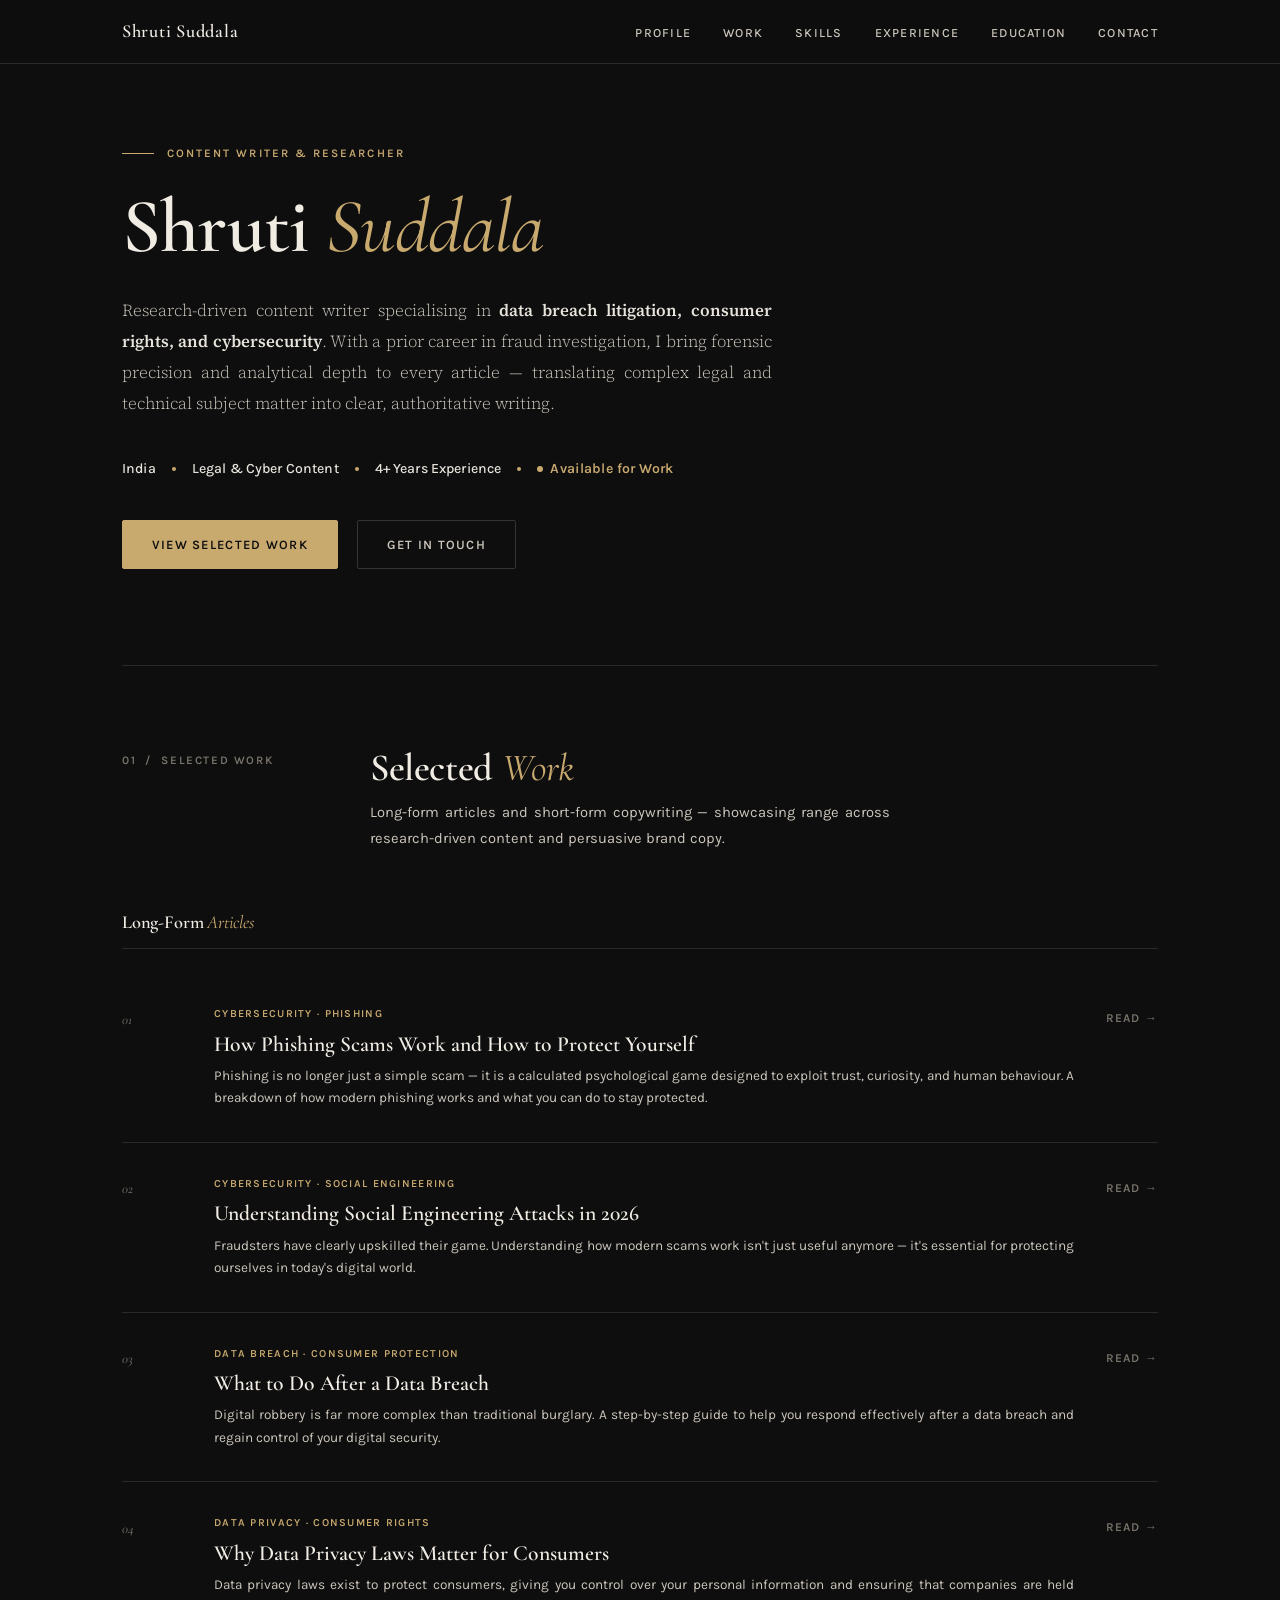
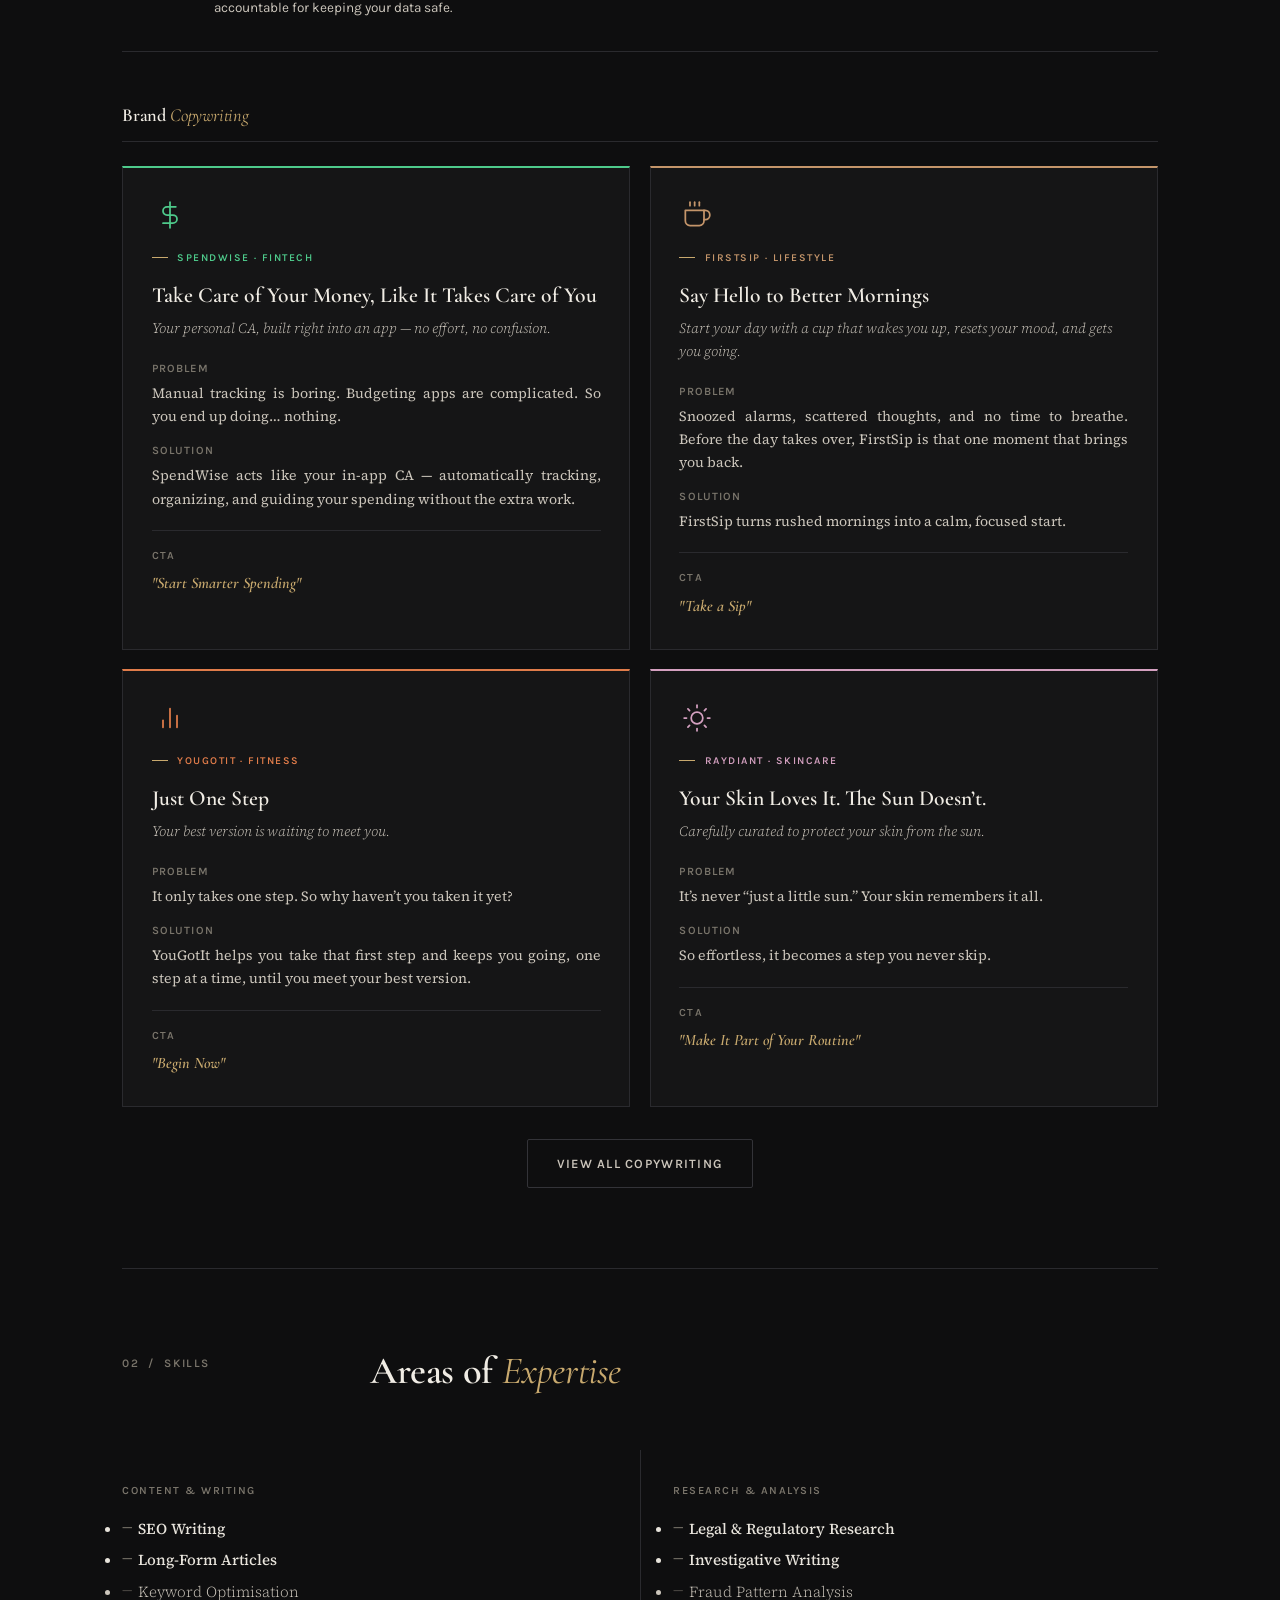
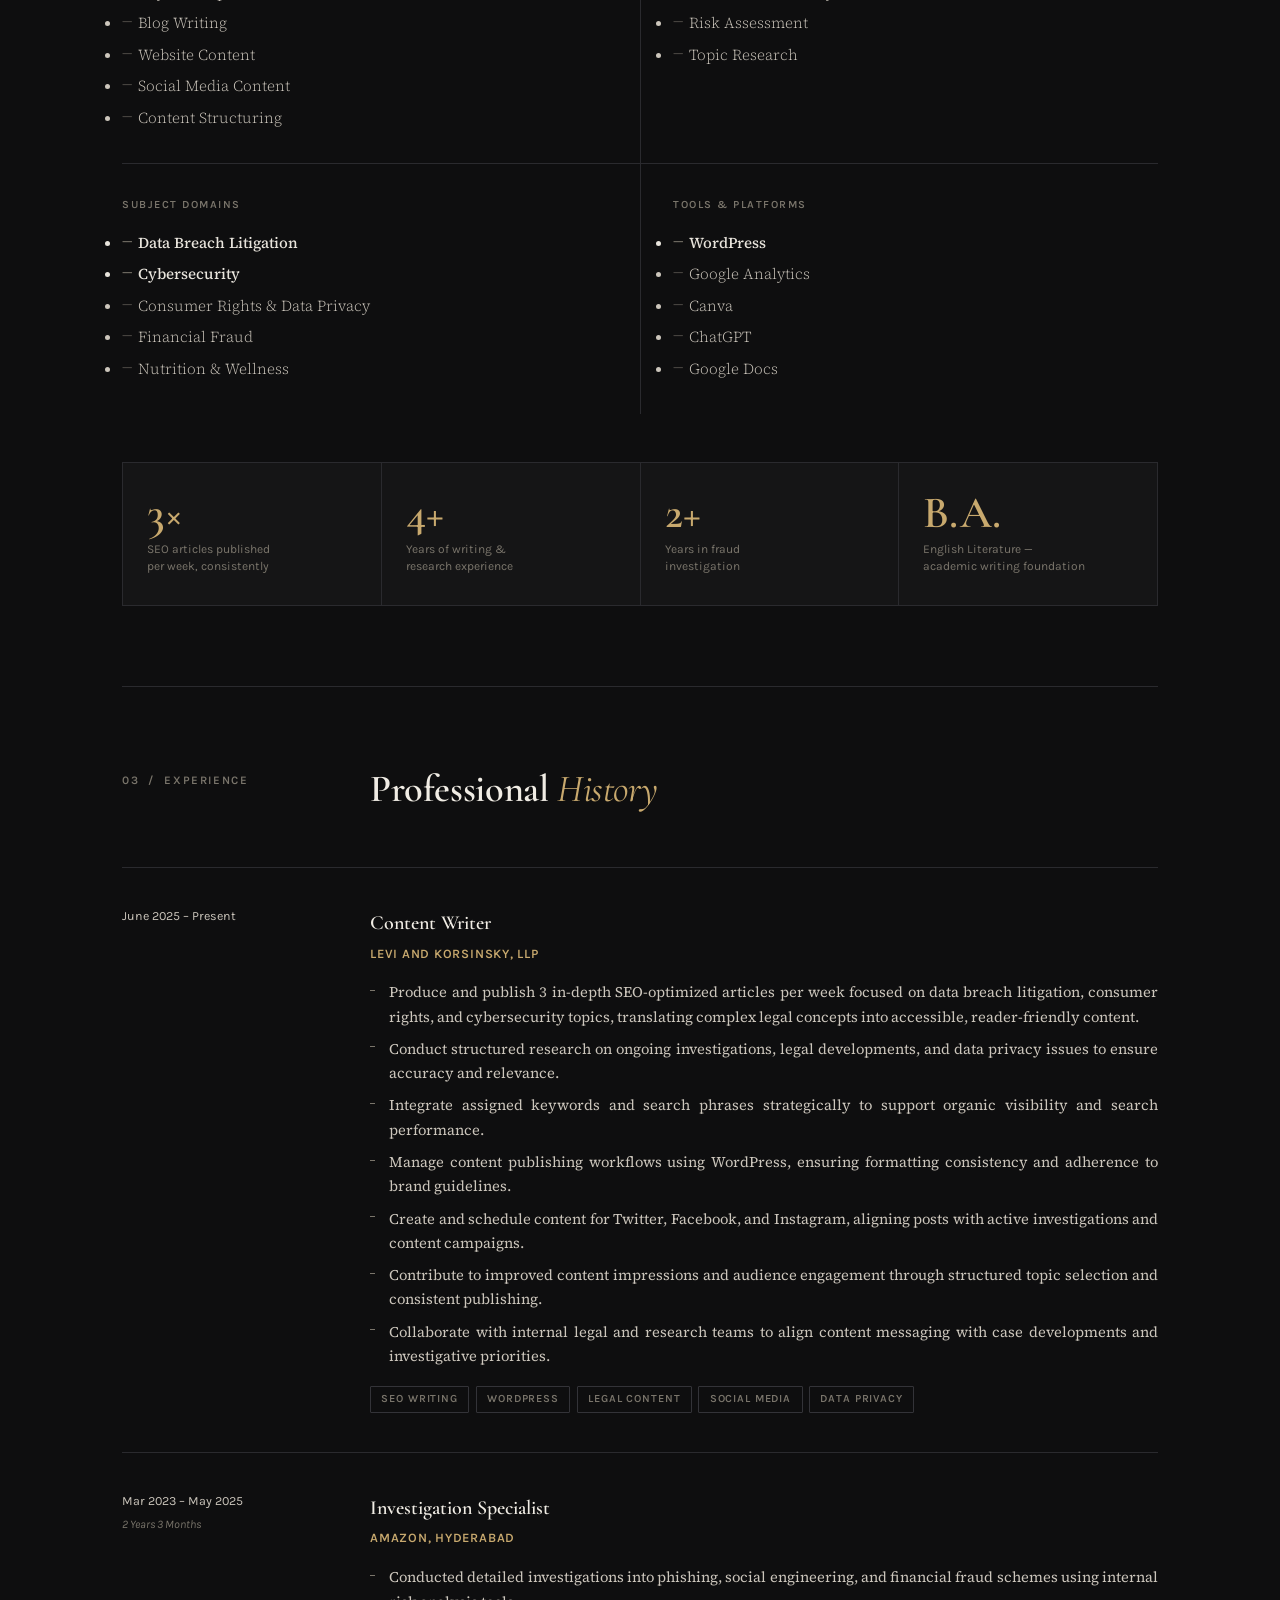
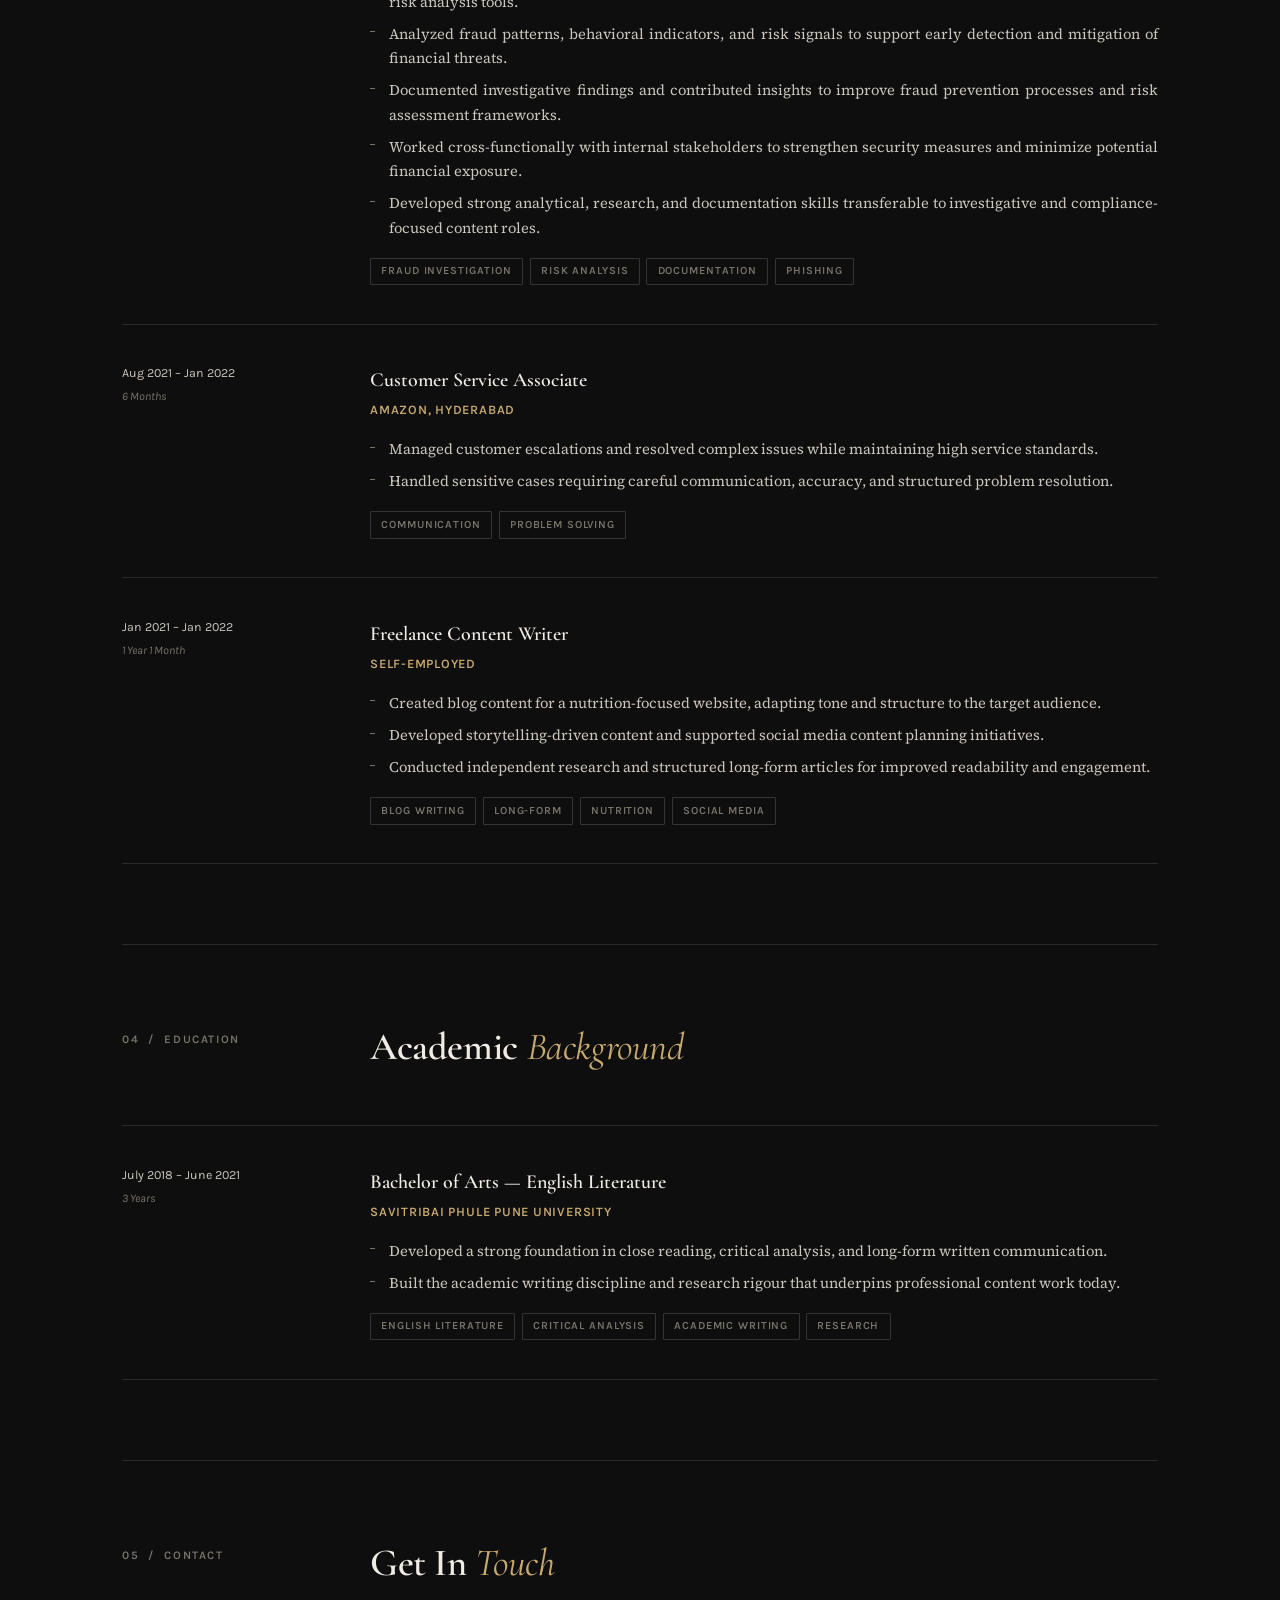
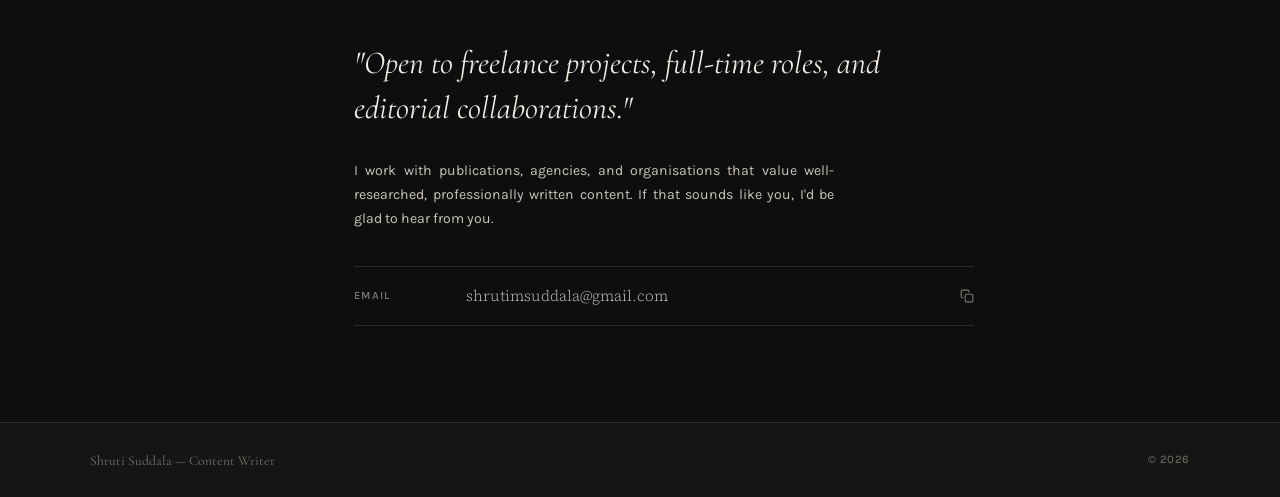
<file: index.html>
<!DOCTYPE html>
<html lang="en">
<head>
  <meta charset="UTF-8" />
  <meta name="viewport" content="width=device-width, initial-scale=1.0"/>
  <title>Shruti Suddala — Content Writer &amp; Researcher</title>
  <meta name="description" content="Portfolio of Shruti Suddala — research-driven content writer specialising in data breach litigation, consumer rights, and cybersecurity. SEO-optimised articles, investigative writing, and legal content."/>
  <meta property="og:title" content="Shruti Suddala — Content Writer &amp; Researcher"/>
  <meta property="og:description" content="Research-driven content writer specialising in data breach litigation, consumer rights, and cybersecurity. Explore published articles and professional experience."/>
  <meta property="og:type" content="website"/>
  <meta property="og:url" content="https://shrutimsuddala.github.io/"/>
  <meta name="twitter:card" content="summary"/>
  <meta name="twitter:title" content="Shruti Suddala — Content Writer &amp; Researcher"/>
  <meta name="twitter:description" content="Research-driven content writer specialising in data breach litigation, consumer rights, and cybersecurity."/>
  <link rel="icon" href="data:image/svg+xml,<svg xmlns='http://www.w3.org/2000/svg' viewBox='0 0 100 100'><text y='.9em' font-size='90'>S</text></svg>"/>
  <link href="https://fonts.googleapis.com/css2?family=Cormorant+Garamond:ital,wght@0,400;0,500;0,600;0,700;1,400;1,600&family=Source+Serif+4:ital,opsz,wght@0,8..60,300;0,8..60,400;0,8..60,600;1,8..60,300;1,8..60,400&family=Karla:wght@400;500;600&display=swap" rel="stylesheet" media="print" onload="this.media='all'"/>
  <style>
    :root {
      --bg:        #0e0e0f;
      --surface:   #151516;
      --surface2:  #1c1c1e;
      --rule:      #2a2a2e;
      --rule-lt:   #333338;
      --ink:       #e8e4dc;
      --ink-mid:   #ccc6bc;
      --ink-dim:   #7a756b;
      --white:     #f0ece4;
      --accent:    #c8a96e;
      --accent-dk: #3a2e1a;
    }

    *, *::before, *::after { box-sizing: border-box; margin: 0; padding: 0; }
    html { scroll-behavior: smooth; }

    body {
      font-family: 'Source Serif 4', Georgia, serif;
      background: var(--bg);
      color: var(--ink);
      line-height: 1.7;
      -webkit-font-smoothing: antialiased;
    }

    /* ── NAV ── */
    nav {
      position: fixed; top: 0; left: 0; right: 0; z-index: 100;
      background: rgba(14,14,15,0.94);
      backdrop-filter: blur(8px);
      border-bottom: 1px solid var(--rule);
    }
    .nav-inner {
      max-width: 1100px; margin: 0 auto;
      display: flex; justify-content: space-between; align-items: center;
      padding: 1rem 2rem;
    }
    .nav-logo {
      font-family: 'Cormorant Garamond', serif;
      font-size: 1.15rem; font-weight: 600; letter-spacing: 0.04em;
      color: var(--white); text-decoration: none;
    }
    .nav-links { display: flex; gap: 2rem; list-style: none; }
    .nav-links a {
      font-family: 'Karla', sans-serif;
      font-size: 0.78rem; font-weight: 500; letter-spacing: 0.1em;
      text-transform: uppercase; color: var(--ink-mid);
      text-decoration: none; transition: color 0.2s;
    }
    .nav-links a:hover { color: var(--accent); }

    /* ── HAMBURGER ── */
    .nav-hamburger {
      display: none;
      flex-direction: column; justify-content: center; gap: 5px;
      width: 36px; height: 36px; cursor: pointer;
      background: none; border: none; padding: 4px;
    }
    .nav-hamburger span {
      display: block; width: 22px; height: 1.5px;
      background: var(--ink-mid); transition: all 0.3s ease;
      transform-origin: center;
    }
    .nav-hamburger.open span:nth-child(1) { transform: translateY(6.5px) rotate(45deg); background: var(--accent); }
    .nav-hamburger.open span:nth-child(2) { opacity: 0; transform: scaleX(0); }
    .nav-hamburger.open span:nth-child(3) { transform: translateY(-6.5px) rotate(-45deg); background: var(--accent); }

    /* ── MOBILE MENU OVERLAY ── */
    .mobile-menu {
      display: none;
      position: fixed; top: 0; left: 0; right: 0; bottom: 0;
      z-index: 99;
      background: rgba(14,14,15,0.98);
      backdrop-filter: blur(12px);
      flex-direction: column; justify-content: center; align-items: center;
      gap: 0;
      opacity: 0; pointer-events: none;
      transition: opacity 0.3s ease;
    }
    .mobile-menu.open {
      opacity: 1; pointer-events: all;
    }
    .mobile-menu a {
      font-family: 'Cormorant Garamond', serif;
      font-size: 2.2rem; font-weight: 600; letter-spacing: -0.01em;
      color: var(--ink-mid); text-decoration: none;
      padding: 0.6rem 2rem;
      transition: color 0.2s;
      border-bottom: 1px solid var(--rule);
      width: 100%; text-align: center;
    }
    .mobile-menu a:first-child { border-top: 1px solid var(--rule); }
    .mobile-menu a em { font-style: italic; font-weight: 400; color: var(--accent); }
    .mobile-menu a:hover, .mobile-menu a:active { color: var(--white); }

    /* ── PAGE WRAP ── */
    .page-wrap { max-width: 1100px; margin: 0 auto; padding: 0 2rem; }

    /* ── HERO ── */
    #profile { padding: 9rem 0 6rem; border-bottom: 1px solid var(--rule); }
    .hero-grid {
      display: flex; flex-direction: column;
    }
    .hero-kicker {
      font-family: 'Karla', sans-serif;
      font-size: 0.72rem; font-weight: 600; letter-spacing: 0.18em;
      text-transform: uppercase; color: var(--accent);
      display: flex; align-items: center; gap: 0.8rem;
      margin-bottom: 1.6rem;
    }
    .hero-kicker::before {
      content: ''; display: block; width: 32px; height: 1px; background: var(--accent);
    }
    .hero-name {
      font-family: 'Cormorant Garamond', serif;
      font-size: clamp(3.2rem, 6vw, 6rem);
      font-weight: 600; line-height: 1.0; letter-spacing: -0.01em;
      color: var(--white); margin-bottom: 1.8rem;
    }
    .hero-name em { font-style: italic; font-weight: 400; color: var(--accent); }
    .hero-summary {
      font-size: 1.05rem; line-height: 1.85;
      color: var(--ink-mid); max-width: 650px;
      margin-bottom: 2.4rem; font-weight: 300;
      text-align: justify;
    }
    .hero-summary strong { font-weight: 600; color: var(--ink); }
    .hero-actions { display: flex; gap: 1.2rem; flex-wrap: wrap; }
    .btn {
      font-family: 'Karla', sans-serif;
      font-size: 0.8rem; font-weight: 600; letter-spacing: 0.1em;
      text-transform: uppercase; text-decoration: none;
      padding: 0.8rem 1.8rem; border-radius: 2px;
      transition: all 0.2s; display: inline-block;
    }
    .btn-primary { background: var(--accent); color: #0e0e0f; border: 1px solid var(--accent); }
    .btn-primary:hover { background: #d4b87a; border-color: #d4b87a; }
    .btn-ghost { background: transparent; color: var(--ink-mid); border: 1px solid var(--rule-lt); }
    .btn-ghost:hover { border-color: var(--ink-mid); color: var(--white); }

    /* Hero meta inline */
    .hero-meta {
      display: flex; align-items: center; flex-wrap: wrap; gap: 0.4rem;
      margin-bottom: 2.4rem;
      font-family: 'Karla', sans-serif; font-size: 0.88rem;
      color: var(--ink); font-weight: 500; letter-spacing: 0.01em;
    }
    .hero-meta .dot {
      width: 4px; height: 4px; border-radius: 50%;
      background: var(--accent); margin: 0 0.6rem;
    }
    .hero-meta .avail {
      color: var(--accent); font-weight: 600;
      display: inline-flex; align-items: center; gap: 0.45rem;
    }
    .hero-meta .avail::before {
      content: ''; width: 6px; height: 6px; border-radius: 50%;
      background: var(--accent);
      animation: pulse 2s ease-in-out infinite;
    }
    @keyframes pulse {
      0%, 100% { opacity: 1; }
      50% { opacity: 0.3; }
    }


    /* ── SECTION COMMONS ── */
    .section-wrap { padding: 5rem 0; border-bottom: 1px solid var(--rule); }
    .section-header {
      display: grid; grid-template-columns: 200px 1fr;
      gap: 3rem; margin-bottom: 3.5rem;
    }
    .section-num {
      font-family: 'Karla', sans-serif;
      font-size: 0.72rem; font-weight: 600; letter-spacing: 0.14em;
      text-transform: uppercase; color: var(--ink-dim); padding-top: 0.3rem;
    }
    .section-title {
      font-family: 'Cormorant Garamond', serif;
      font-size: clamp(1.8rem, 3vw, 2.6rem);
      font-weight: 600; line-height: 1.15;
      color: var(--white); letter-spacing: -0.01em;
    }
    .section-title em { font-style: italic; font-weight: 400; color: var(--accent); }
    .section-intro {
      font-family: 'Karla', sans-serif;
      font-size: 0.92rem; color: var(--ink-mid);
      line-height: 1.75; max-width: 520px; margin-top: 0.6rem;
      text-align: justify;
    }

    /* ── ARTICLES ── */
    .articles-list { display: flex; flex-direction: column; }
    .article-item {
      display: grid; grid-template-columns: 60px 1fr auto;
      gap: 0 2rem; align-items: start;
      padding: 2rem 0; border-bottom: 1px solid var(--rule);
      text-decoration: none; color: inherit;
      position: relative;
    }
    .article-item::before {
      content: ''; position: absolute; left: -1rem; top: 0; bottom: 0; width: 2px;
      background: var(--accent); transform: scaleY(0); transform-origin: top;
      transition: transform 0.25s ease;
    }
    .article-item:hover::before { transform: scaleY(1); }
    .article-item:first-child { border-top: none; }
    .article-item:hover .article-title { color: var(--accent); }
    .article-num {
      font-family: 'Cormorant Garamond', serif;
      font-size: 0.85rem; color: var(--ink-dim); font-style: italic; padding-top: 0.15rem;
    }
    .article-tag {
      font-family: 'Karla', sans-serif;
      font-size: 0.67rem; font-weight: 600; letter-spacing: 0.12em;
      text-transform: uppercase; color: var(--accent); margin-bottom: 0.4rem;
    }
    .article-title {
      font-family: 'Cormorant Garamond', serif;
      font-size: 1.35rem; font-weight: 600; line-height: 1.3;
      color: var(--white); margin-bottom: 0.45rem; transition: color 0.2s;
    }
    .article-desc {
      font-family: 'Karla', sans-serif;
      font-size: 0.85rem; color: var(--ink-mid); line-height: 1.65;
      text-align: justify;
    }
    .article-cta {
      font-family: 'Karla', sans-serif;
      font-size: 0.75rem; font-weight: 600; letter-spacing: 0.08em;
      text-transform: uppercase; color: var(--ink-dim);
      white-space: nowrap; padding-top: 0.2rem;
      display: flex; align-items: center; gap: 0.3rem; transition: color 0.2s;
    }
    .article-item:hover .article-cta { color: var(--accent); }
    .article-cta::after { content: '→'; }

    /* ── WORK SUBSECTION ── */
    .work-subsection {
      margin-bottom: 3rem;
    }
    .work-subsection:last-child { margin-bottom: 0; }
    .work-sub-label {
      font-family: 'Cormorant Garamond', serif;
      font-size: 1.15rem; font-weight: 600;
      color: var(--white); letter-spacing: -0.01em;
      margin-bottom: 1.5rem;
      padding-bottom: 0.6rem;
      border-bottom: 1px solid var(--rule);
    }
    .work-sub-label em { font-style: italic; font-weight: 400; color: var(--accent); }

    /* ── COPYWRITING CARDS ── */
    .copy-grid {
      display: grid; grid-template-columns: 1fr 1fr;
      gap: 1.2rem;
    }
    .copy-card {
      background: var(--surface); border: 1px solid var(--rule);
      padding: 1.8rem; position: relative;
      transition: border-color 0.25s, background 0.25s;
    }
    .copy-card:hover { border-color: var(--rule-lt); background: var(--surface2); }
    .copy-card-icon {
      width: 36px; height: 36px; margin-bottom: 1rem;
      display: flex; align-items: center; justify-content: center;
    }
    .copy-card-icon svg { width: 28px; height: 28px; }
    .copy-card-brand {
      font-family: 'Karla', sans-serif;
      font-size: 0.65rem; font-weight: 600; letter-spacing: 0.14em;
      text-transform: uppercase; color: var(--accent);
      margin-bottom: 1rem;
      display: flex; align-items: center; gap: 0.6rem;
    }
    .copy-card-brand::before {
      content: ''; width: 16px; height: 1px; background: var(--accent);
    }
    .copy-card-headline {
      font-family: 'Cormorant Garamond', serif;
      font-size: 1.35rem; font-weight: 600; line-height: 1.25;
      color: var(--white); margin-bottom: 0.5rem;
    }
    .copy-card-sub {
      font-family: 'Source Serif 4', serif;
      font-size: 0.88rem; font-weight: 300; font-style: italic;
      color: var(--ink-mid); line-height: 1.6; margin-bottom: 1.2rem;
    }
    .copy-card-section {
      margin-bottom: 0.8rem;
    }
    .copy-card-section:last-of-type { margin-bottom: 0; }
    .copy-card-label {
      font-family: 'Karla', sans-serif;
      font-size: 0.7rem; font-weight: 600; letter-spacing: 0.1em;
      text-transform: uppercase; color: var(--ink-dim);
      margin-bottom: 0.25rem;
    }
    .copy-card-text {
      font-family: 'Source Serif 4', serif;
      font-size: 0.88rem; font-weight: 400; color: var(--ink-mid);
      line-height: 1.65; text-align: justify;
    }
    .copy-card-cta {
      margin-top: 1.2rem; padding-top: 1rem;
      border-top: 1px solid var(--rule);
    }
    .copy-card-cta-label {
      font-family: 'Karla', sans-serif;
      font-size: 0.68rem; font-weight: 600; letter-spacing: 0.1em;
      text-transform: uppercase; color: var(--ink-dim);
      margin-bottom: 0.3rem;
    }
    .copy-card-cta-text {
      font-family: 'Cormorant Garamond', serif;
      font-size: 1rem; font-weight: 600; font-style: italic;
      color: var(--accent);
    }
    @media (max-width: 860px) {
      .copy-grid { grid-template-columns: 1fr; }
    }

    /* ── SKILLS ── */
    .skills-grid { display: grid; grid-template-columns: repeat(2, 1fr); gap: 0; }
    .skill-block { padding: 2rem 2rem 2rem 0; border-bottom: 1px solid var(--rule); }
    .skill-block:nth-child(2n) { padding-left: 2rem; padding-right: 0; border-left: 1px solid var(--rule); }
    .skill-block:nth-last-child(-n+2) { border-bottom: none; }
    .skill-block-title {
      font-family: 'Karla', sans-serif;
      font-size: 0.68rem; font-weight: 600; letter-spacing: 0.14em;
      text-transform: uppercase; color: var(--ink-dim); margin-bottom: 1rem;
    }
    .skill-list { display: flex; flex-direction: column; gap: 0.35rem; }
    .skill-item {
      font-family: 'Source Serif 4', serif;
      font-size: 0.95rem; color: var(--ink-mid);
      font-weight: 300; padding-left: 1rem; position: relative;
    }
    .skill-item::before {
      content: '—'; position: absolute; left: 0; color: var(--ink-dim); font-size: 0.8rem;
    }
    .skill-item.featured { font-weight: 500; color: var(--ink); }

    /* Stats */
    .stats-row {
      display: grid; grid-template-columns: repeat(4, 1fr);
      border-top: 1px solid var(--rule); border-left: 1px solid var(--rule);
      margin-top: 3rem;
    }
    .stat-cell {
      padding: 1.8rem 1.5rem;
      border-right: 1px solid var(--rule); border-bottom: 1px solid var(--rule);
      background: var(--surface); transition: background 0.2s;
    }
    .stat-cell:hover { background: var(--surface2); }
    .stat-figure {
      font-family: 'Cormorant Garamond', serif;
      font-size: 2.8rem; font-weight: 600; line-height: 1;
      color: var(--accent); margin-bottom: 0.3rem;
    }
    .stat-label { font-family: 'Karla', sans-serif; font-size: 0.75rem; color: var(--ink-dim); line-height: 1.45; }

    /* ── EXPERIENCE & EDUCATION shared ── */
    .exp-list { display: flex; flex-direction: column; }
    .exp-item {
      display: grid; grid-template-columns: 200px 1fr;
      gap: 3rem; padding: 2.4rem 0; border-bottom: 1px solid var(--rule);
    }
    .exp-item:first-child { border-top: 1px solid var(--rule); }
    .exp-period { font-family: 'Karla', sans-serif; font-size: 0.78rem; color: var(--ink-mid); margin-bottom: 0.2rem; }
    .exp-duration { font-family: 'Karla', sans-serif; font-size: 0.72rem; color: var(--ink-dim); font-style: italic; }
    .exp-role {
      font-family: 'Cormorant Garamond', serif;
      font-size: 1.25rem; font-weight: 600; color: var(--white); margin-bottom: 0.15rem;
    }
    .exp-org {
      font-family: 'Karla', sans-serif;
      font-size: 0.8rem; font-weight: 600; letter-spacing: 0.06em;
      color: var(--accent); text-transform: uppercase; margin-bottom: 1rem;
    }
    .exp-points { display: flex; flex-direction: column; gap: 0.5rem; margin-bottom: 1.1rem; }
    .exp-points li {
      font-family: 'Source Serif 4', serif;
      font-size: 0.92rem; color: var(--ink-mid); font-weight: 400; line-height: 1.65;
      text-align: justify;
      list-style: none; padding-left: 1.2rem; position: relative;
    }
    .exp-points li::before {
      content: ''; position: absolute; left: 0; top: 0.65em;
      width: 5px; height: 1px; background: var(--ink-dim);
    }
    .exp-chips { display: flex; flex-wrap: wrap; gap: 0.4rem; }
    .chip {
      font-family: 'Karla', sans-serif;
      font-size: 0.68rem; font-weight: 600; letter-spacing: 0.08em;
      text-transform: uppercase; color: var(--ink-dim);
      padding: 0.22rem 0.65rem; border: 1px solid var(--rule-lt); border-radius: 1px;
      transition: border-color 0.2s, color 0.2s;
    }
    .chip:hover { border-color: var(--accent); color: var(--accent); }

    /* ── CONTACT ── */
    .contact-body { max-width: 640px; }
    .contact-statement {
      font-family: 'Cormorant Garamond', serif;
      font-size: clamp(1.5rem, 2.5vw, 2.1rem);
      font-weight: 400; font-style: italic;
      line-height: 1.4; color: var(--white); margin-bottom: 1.8rem;
    }
    .contact-note {
      font-family: 'Karla', sans-serif;
      font-size: 0.88rem; color: var(--ink-mid);
      line-height: 1.7; margin-bottom: 2.2rem; max-width: 480px;
      text-align: justify;
    }
    .contact-links { display: flex; flex-direction: column; }
    .contact-link-row {
      display: flex; justify-content: space-between; align-items: center; gap: 1rem;
      padding: 1rem 0; border-bottom: 1px solid var(--rule);
      text-decoration: none; color: var(--ink); transition: color 0.15s;
    }
    .contact-link-row:first-child { border-top: 1px solid var(--rule); }
    .contact-link-row:hover { color: var(--accent); }
    .contact-link-label {
      font-family: 'Karla', sans-serif;
      font-size: 0.68rem; font-weight: 600; letter-spacing: 0.12em;
      text-transform: uppercase; color: var(--ink-dim); width: 80px; flex-shrink: 0;
    }
    .contact-link-value {
      font-family: 'Source Serif 4', serif;
      font-size: 0.95rem; font-weight: 300; flex: 1; padding-left: 1rem;
      color: var(--ink-mid); transition: color 0.2s;
    }
    .contact-link-row:hover .contact-link-value { color: var(--accent); }
    .contact-link-arrow { font-size: 0.8rem; color: var(--ink-dim); transition: transform 0.2s, color 0.2s; }
    .contact-link-row:hover .contact-link-arrow { transform: translateX(4px); color: var(--accent); }

    /* Copy email button */
    .contact-copy-row {
      cursor: pointer; user-select: none; position: relative;
    }
    .copy-icon {
      color: var(--ink-dim); display: flex; align-items: center;
      transition: color 0.2s;
    }
    .contact-copy-row:hover .copy-icon { color: var(--accent); }
    .copy-confirm {
      font-family: 'Karla', sans-serif;
      font-size: 0.72rem; font-weight: 600; letter-spacing: 0.08em;
      color: var(--accent);
      display: none; white-space: nowrap;
      margin-left: 0.6rem;
    }
    .copy-confirm.show { display: inline; }

    /* ── FOOTER ── */
    footer { border-top: 1px solid var(--rule); padding: 1.6rem 2rem; background: var(--surface); }
    .footer-inner {
      max-width: 1100px; margin: 0 auto;
      display: flex; justify-content: space-between; align-items: center;
    }
    .footer-name { font-family: 'Cormorant Garamond', serif; font-size: 0.85rem; color: var(--ink-dim); }
    .footer-copy { font-family: 'Karla', sans-serif; font-size: 0.72rem; color: var(--ink-dim); letter-spacing: 0.05em; }

    /* ── SCROLL REVEAL ── */
    .reveal { opacity: 1; transform: none; transition: opacity 0.65s ease, transform 0.65s ease; }
    .reveal.will-animate { opacity: 0; transform: translateY(16px); }
    .reveal.will-animate.visible { opacity: 1; transform: none; }

    /* ── RESPONSIVE ── */
    @media (max-width: 860px) {
      .section-header, .exp-item { grid-template-columns: 1fr; gap: 0.8rem; }
      .section-header { margin-bottom: 2rem; }
      .skills-grid { grid-template-columns: 1fr; }
      .skill-block { padding: 2rem 1rem; }
      .skill-block:nth-child(2n) { padding-left: 1rem; border-left: none; }
      .skill-block:nth-last-child(-n+2) { border-bottom: 1px solid var(--rule); }
      .skill-block:last-child { border-bottom: none; }
      .stats-row { grid-template-columns: 1fr 1fr; }
      .stat-figure { font-size: 2.2rem; }
      .article-item { grid-template-columns: 44px 1fr; }
      .article-cta { display: none; }
      .contact-wrap-indent { margin-left: 0 !important; }
      .footer-inner { flex-wrap: wrap; gap: 0.5rem; justify-content: center; }
    }
    @media (max-width: 600px) {
      .nav-links { display: none; }
      .nav-hamburger { display: flex; }
      .mobile-menu { display: flex; }
      .nav-inner { padding: 1rem 1.2rem; }
      .page-wrap { padding: 0 1.2rem; }
      .hero-meta { font-size: 0.78rem; gap: 0.3rem; }
      .hero-meta .dot { margin: 0 0.4rem; }
      .hero-name { font-size: 2.8rem; }
      .stats-row { grid-template-columns: 1fr 1fr; }
      .stat-figure { font-size: 1.6rem; }
      .stat-cell { padding: 1.2rem 1rem; }
      .copy-card-headline { font-size: 1.15rem; }
      .article-item { grid-template-columns: 1fr; }
      .article-num { display: none; }
      .exp-item { gap: 0.5rem; }
    }
  </style>
</head>
<body>

<!-- MOBILE MENU OVERLAY -->
<div class="mobile-menu" id="mobileMenu">
  <a href="#profile" onclick="closeMenu()">Profile</a>
  <a href="#work" onclick="closeMenu()">Work</a>
  <a href="#skills" onclick="closeMenu()">Skills</a>
  <a href="#experience" onclick="closeMenu()">Experience</a>
  <a href="#education" onclick="closeMenu()">Education</a>
  <a href="#contact" onclick="closeMenu()">Contact</a>
</div>

<!-- NAV -->
<nav>
  <div class="nav-inner">
    <a href="#profile" class="nav-logo">Shruti Suddala</a>
    <ul class="nav-links">
      <li><a href="#profile">Profile</a></li>
      <li><a href="#work">Work</a></li>
      <li><a href="#skills">Skills</a></li>
      <li><a href="#experience">Experience</a></li>
      <li><a href="#education">Education</a></li>
      <li><a href="#contact">Contact</a></li>
    </ul>
    <button class="nav-hamburger" id="hamburger" onclick="toggleMenu()" aria-label="Menu">
      <span></span>
      <span></span>
      <span></span>
    </button>
  </div>
</nav>

<div class="page-wrap">

  <!-- 01 PROFILE -->
  <section id="profile" class="section-wrap" style="padding-top: 9rem;">
    <div class="hero-grid">
      <div class="hero-text">
        <div class="hero-kicker">Content Writer &amp; Researcher</div>
        <h1 class="hero-name">Shruti <em>Suddala</em></h1>
        <p class="hero-summary">
          Research-driven content writer specialising in <strong>data breach litigation,
          consumer rights, and cybersecurity</strong>. With a prior career in fraud
          investigation, I bring forensic precision and analytical depth to every article —
          translating complex legal and technical subject matter into clear, authoritative writing.
        </p>
        <div class="hero-meta">
          <span>India</span>
          <span class="dot"></span>
          <span>Legal &amp; Cyber Content</span>
          <span class="dot"></span>
          <span>4+ Years Experience</span>
          <span class="dot"></span>
          <span class="avail">Available for Work</span>
        </div>
        <div class="hero-actions">
          <a href="#work" class="btn btn-primary">View Selected Work</a>
          <a href="#contact" class="btn btn-ghost">Get In Touch</a>
        </div>
      </div>
    </div>
  </section>

  <!-- 01 SELECTED WORK -->
  <section id="work" class="section-wrap">
    <div class="section-header">
      <div class="section-num">01 &nbsp;/&nbsp; Selected Work</div>
      <div>
        <h2 class="section-title">Selected <em>Work</em></h2>
        <p class="section-intro">Long-form articles and short-form copywriting — showcasing range across research-driven content and persuasive brand copy.</p>
      </div>
    </div>

    <!-- ARTICLES SUBSECTION -->
    <div class="work-subsection">
      <div class="work-sub-label">Long-Form <em>Articles</em></div>
      <div class="articles-list">

        <a href="articles/how-phishing-scams-work.html" target="_blank" rel="noopener" class="article-item reveal">
          <div class="article-num">01</div>
          <div class="article-body">
            <div class="article-tag">Cybersecurity · Phishing</div>
            <div class="article-title">How Phishing Scams Work and How to Protect Yourself</div>
            <div class="article-desc">Phishing is no longer just a simple scam — it is a calculated psychological game designed to exploit trust, curiosity, and human behaviour. A breakdown of how modern phishing works and what you can do to stay protected.</div>
          </div>
          <div class="article-cta">Read</div>
        </a>

        <a href="articles/social-engineering-attacks-2026.html" target="_blank" rel="noopener" class="article-item reveal">
          <div class="article-num">02</div>
          <div class="article-body">
            <div class="article-tag">Cybersecurity · Social Engineering</div>
            <div class="article-title">Understanding Social Engineering Attacks in 2026</div>
            <div class="article-desc">Fraudsters have clearly upskilled their game. Understanding how modern scams work isn't just useful anymore — it's essential for protecting ourselves in today's digital world.</div>
          </div>
          <div class="article-cta">Read</div>
        </a>

        <a href="articles/what-to-do-after-data-breach.html" target="_blank" rel="noopener" class="article-item reveal">
          <div class="article-num">03</div>
          <div class="article-body">
            <div class="article-tag">Data Breach · Consumer Protection</div>
            <div class="article-title">What to Do After a Data Breach</div>
            <div class="article-desc">Digital robbery is far more complex than traditional burglary. A step-by-step guide to help you respond effectively after a data breach and regain control of your digital security.</div>
          </div>
          <div class="article-cta">Read</div>
        </a>

        <a href="articles/why-data-privacy-laws-matter.html" target="_blank" rel="noopener" class="article-item reveal">
          <div class="article-num">04</div>
          <div class="article-body">
            <div class="article-tag">Data Privacy · Consumer Rights</div>
            <div class="article-title">Why Data Privacy Laws Matter for Consumers</div>
            <div class="article-desc">Data privacy laws exist to protect consumers, giving you control over your personal information and ensuring that companies are held accountable for keeping your data safe.</div>
          </div>
          <div class="article-cta">Read</div>
        </a>

      </div>
    </div>

    <!-- COPYWRITING SUBSECTION -->
    <div class="work-subsection">
      <div class="work-sub-label">Brand <em>Copywriting</em></div>
      <div class="copy-grid reveal">

        <div class="copy-card" style="border-top: 2px solid #4eca8b;">
          <div class="copy-card-icon">
            <svg viewBox="0 0 24 24" fill="none" stroke="#4eca8b" stroke-width="1.5" stroke-linecap="round" stroke-linejoin="round"><line x1="12" y1="1" x2="12" y2="23"/><path d="M17 5H9.5a3.5 3.5 0 0 0 0 7h5a3.5 3.5 0 0 1 0 7H6"/></svg>
          </div>
          <div class="copy-card-brand" style="color: #4eca8b;">SpendWise · Fintech</div>
          <div class="copy-card-headline">Take Care of Your Money, Like It Takes Care of You</div>
          <div class="copy-card-sub">Your personal CA, built right into an app — no effort, no confusion.</div>
          <div class="copy-card-section">
            <div class="copy-card-label">Problem</div>
            <div class="copy-card-text">Manual tracking is boring. Budgeting apps are complicated. So you end up doing&hellip; nothing.</div>
          </div>
          <div class="copy-card-section">
            <div class="copy-card-label">Solution</div>
            <div class="copy-card-text">SpendWise acts like your in-app CA — automatically tracking, organizing, and guiding your spending without the extra work.</div>
          </div>
          <div class="copy-card-cta">
            <div class="copy-card-cta-label">CTA</div>
            <div class="copy-card-cta-text">"Start Smarter Spending"</div>
          </div>
        </div>

        <div class="copy-card" style="border-top: 2px solid #c4956a;">
          <div class="copy-card-icon">
            <svg viewBox="0 0 24 24" fill="none" stroke="#c4956a" stroke-width="1.5" stroke-linecap="round" stroke-linejoin="round"><path d="M18 8h1a4 4 0 0 1 0 8h-1"/><path d="M2 8h16v9a4 4 0 0 1-4 4H6a4 4 0 0 1-4-4V8z"/><line x1="6" y1="1" x2="6" y2="4"/><line x1="10" y1="1" x2="10" y2="4"/><line x1="14" y1="1" x2="14" y2="4"/></svg>
          </div>
          <div class="copy-card-brand" style="color: #c4956a;">FirstSip · Lifestyle</div>
          <div class="copy-card-headline">Say Hello to Better Mornings</div>
          <div class="copy-card-sub">Start your day with a cup that wakes you up, resets your mood, and gets you going.</div>
          <div class="copy-card-section">
            <div class="copy-card-label">Problem</div>
            <div class="copy-card-text">Snoozed alarms, scattered thoughts, and no time to breathe. Before the day takes over, FirstSip is that one moment that brings you back.</div>
          </div>
          <div class="copy-card-section">
            <div class="copy-card-label">Solution</div>
            <div class="copy-card-text">FirstSip turns rushed mornings into a calm, focused start.</div>
          </div>
          <div class="copy-card-cta">
            <div class="copy-card-cta-label">CTA</div>
            <div class="copy-card-cta-text">"Take a Sip"</div>
          </div>
        </div>

        <div class="copy-card" style="border-top: 2px solid #e07c4a;">
          <div class="copy-card-icon">
            <svg viewBox="0 0 24 24" fill="none" stroke="#e07c4a" stroke-width="1.5" stroke-linecap="round" stroke-linejoin="round"><path d="M18 20V10"/><path d="M12 20V4"/><path d="M6 20v-6"/></svg>
          </div>
          <div class="copy-card-brand" style="color: #e07c4a;">YouGotIt · Fitness</div>
          <div class="copy-card-headline">Just One Step</div>
          <div class="copy-card-sub">Your best version is waiting to meet you.</div>
          <div class="copy-card-section">
            <div class="copy-card-label">Problem</div>
            <div class="copy-card-text">It only takes one step. So why haven&rsquo;t you taken it yet?</div>
          </div>
          <div class="copy-card-section">
            <div class="copy-card-label">Solution</div>
            <div class="copy-card-text">YouGotIt helps you take that first step and keeps you going, one step at a time, until you meet your best version.</div>
          </div>
          <div class="copy-card-cta">
            <div class="copy-card-cta-label">CTA</div>
            <div class="copy-card-cta-text">"Begin Now"</div>
          </div>
        </div>

        <div class="copy-card" style="border-top: 2px solid #d4a0c0;">
          <div class="copy-card-icon">
            <svg viewBox="0 0 24 24" fill="none" stroke="#d4a0c0" stroke-width="1.5" stroke-linecap="round" stroke-linejoin="round"><circle cx="12" cy="12" r="5"/><line x1="12" y1="1" x2="12" y2="3"/><line x1="12" y1="21" x2="12" y2="23"/><line x1="4.22" y1="4.22" x2="5.64" y2="5.64"/><line x1="18.36" y1="18.36" x2="19.78" y2="19.78"/><line x1="1" y1="12" x2="3" y2="12"/><line x1="21" y1="12" x2="23" y2="12"/><line x1="4.22" y1="19.78" x2="5.64" y2="18.36"/><line x1="18.36" y1="5.64" x2="19.78" y2="4.22"/></svg>
          </div>
          <div class="copy-card-brand" style="color: #d4a0c0;">Raydiant · Skincare</div>
          <div class="copy-card-headline">Your Skin Loves It. The Sun Doesn&rsquo;t.</div>
          <div class="copy-card-sub">Carefully curated to protect your skin from the sun.</div>
          <div class="copy-card-section">
            <div class="copy-card-label">Problem</div>
            <div class="copy-card-text">It&rsquo;s never &ldquo;just a little sun.&rdquo; Your skin remembers it all.</div>
          </div>
          <div class="copy-card-section">
            <div class="copy-card-label">Solution</div>
            <div class="copy-card-text">So effortless, it becomes a step you never skip.</div>
          </div>
          <div class="copy-card-cta">
            <div class="copy-card-cta-label">CTA</div>
            <div class="copy-card-cta-text">"Make It Part of Your Routine"</div>
          </div>
        </div>

      </div>
      <div style="text-align: center; margin-top: 2rem;">
        <a href="copywriting/index.html" target="_blank" rel="noopener" class="btn btn-ghost">View All Copywriting</a>
      </div>
    </div>

  </section>

  <!-- 02 SKILLS -->
  <section id="skills" class="section-wrap">
    <div class="section-header">
      <div class="section-num">02 &nbsp;/&nbsp; Skills</div>
      <div>
        <h2 class="section-title">Areas of <em>Expertise</em></h2>
      </div>
    </div>

    <div class="skills-grid reveal">
      <div class="skill-block">
        <div class="skill-block-title">Content &amp; Writing</div>
        <ul class="skill-list">
          <li class="skill-item featured">SEO Writing</li>
          <li class="skill-item featured">Long-Form Articles</li>
          <li class="skill-item">Keyword Optimisation</li>
          <li class="skill-item">Blog Writing</li>
          <li class="skill-item">Website Content</li>
          <li class="skill-item">Social Media Content</li>
          <li class="skill-item">Content Structuring</li>
        </ul>
      </div>
      <div class="skill-block">
        <div class="skill-block-title">Research &amp; Analysis</div>
        <ul class="skill-list">
          <li class="skill-item featured">Legal &amp; Regulatory Research</li>
          <li class="skill-item featured">Investigative Writing</li>
          <li class="skill-item">Fraud Pattern Analysis</li>
          <li class="skill-item">Risk Assessment</li>
          <li class="skill-item">Topic Research</li>
        </ul>
      </div>
      <div class="skill-block">
        <div class="skill-block-title">Subject Domains</div>
        <ul class="skill-list">
          <li class="skill-item featured">Data Breach Litigation</li>
          <li class="skill-item featured">Cybersecurity</li>
          <li class="skill-item">Consumer Rights &amp; Data Privacy</li>
          <li class="skill-item">Financial Fraud</li>
          <li class="skill-item">Nutrition &amp; Wellness</li>
        </ul>
      </div>
      <div class="skill-block">
        <div class="skill-block-title">Tools &amp; Platforms</div>
        <ul class="skill-list">
          <li class="skill-item featured">WordPress</li>
          <li class="skill-item">Google Analytics</li>
          <li class="skill-item">Canva</li>
          <li class="skill-item">ChatGPT</li>
          <li class="skill-item">Google Docs</li>
        </ul>
      </div>
    </div>

    <div class="stats-row reveal">
      <div class="stat-cell">
        <div class="stat-figure">3×</div>
        <div class="stat-label">SEO articles published<br>per week, consistently</div>
      </div>
      <div class="stat-cell">
        <div class="stat-figure">4+</div>
        <div class="stat-label">Years of writing &amp;<br>research experience</div>
      </div>
      <div class="stat-cell">
        <div class="stat-figure">2+</div>
        <div class="stat-label">Years in fraud<br>investigation</div>
      </div>
      <div class="stat-cell">
        <div class="stat-figure">B.A.</div>
        <div class="stat-label">English Literature —<br>academic writing foundation</div>
      </div>
    </div>
  </section>

  <!-- 03 EXPERIENCE -->
  <section id="experience" class="section-wrap">
    <div class="section-header">
      <div class="section-num">03 &nbsp;/&nbsp; Experience</div>
      <div>
        <h2 class="section-title">Professional <em>History</em></h2>
      </div>
    </div>

    <div class="exp-list">

      <div class="exp-item reveal">
        <div class="exp-left">
          <div class="exp-period">June 2025 – Present</div>
        </div>
        <div class="exp-right">
          <div class="exp-role">Content Writer</div>
          <div class="exp-org">Levi and Korsinsky, LLP</div>
          <ul class="exp-points">
            <li>Produce and publish 3 in-depth SEO-optimized articles per week focused on data breach litigation, consumer rights, and cybersecurity topics, translating complex legal concepts into accessible, reader-friendly content.</li>
            <li>Conduct structured research on ongoing investigations, legal developments, and data privacy issues to ensure accuracy and relevance.</li>
            <li>Integrate assigned keywords and search phrases strategically to support organic visibility and search performance.</li>
            <li>Manage content publishing workflows using WordPress, ensuring formatting consistency and adherence to brand guidelines.</li>
            <li>Create and schedule content for Twitter, Facebook, and Instagram, aligning posts with active investigations and content campaigns.</li>
            <li>Contribute to improved content impressions and audience engagement through structured topic selection and consistent publishing.</li>
            <li>Collaborate with internal legal and research teams to align content messaging with case developments and investigative priorities.</li>
          </ul>
          <div class="exp-chips">
            <span class="chip">SEO Writing</span>
            <span class="chip">WordPress</span>
            <span class="chip">Legal Content</span>
            <span class="chip">Social Media</span>
            <span class="chip">Data Privacy</span>
          </div>
        </div>
      </div>

      <div class="exp-item reveal">
        <div class="exp-left">
          <div class="exp-period">Mar 2023 – May 2025</div>
          <div class="exp-duration">2 Years 3 Months</div>
        </div>
        <div class="exp-right">
          <div class="exp-role">Investigation Specialist</div>
          <div class="exp-org">Amazon, Hyderabad</div>
          <ul class="exp-points">
            <li>Conducted detailed investigations into phishing, social engineering, and financial fraud schemes using internal risk analysis tools.</li>
            <li>Analyzed fraud patterns, behavioral indicators, and risk signals to support early detection and mitigation of financial threats.</li>
            <li>Documented investigative findings and contributed insights to improve fraud prevention processes and risk assessment frameworks.</li>
            <li>Worked cross-functionally with internal stakeholders to strengthen security measures and minimize potential financial exposure.</li>
            <li>Developed strong analytical, research, and documentation skills transferable to investigative and compliance-focused content roles.</li>
          </ul>
          <div class="exp-chips">
            <span class="chip">Fraud Investigation</span>
            <span class="chip">Risk Analysis</span>
            <span class="chip">Documentation</span>
            <span class="chip">Phishing</span>
          </div>
        </div>
      </div>

      <div class="exp-item reveal">
        <div class="exp-left">
          <div class="exp-period">Aug 2021 – Jan 2022</div>
          <div class="exp-duration">6 Months</div>
        </div>
        <div class="exp-right">
          <div class="exp-role">Customer Service Associate</div>
          <div class="exp-org">Amazon, Hyderabad</div>
          <ul class="exp-points">
            <li>Managed customer escalations and resolved complex issues while maintaining high service standards.</li>
            <li>Handled sensitive cases requiring careful communication, accuracy, and structured problem resolution.</li>
          </ul>
          <div class="exp-chips">
            <span class="chip">Communication</span>
            <span class="chip">Problem Solving</span>
          </div>
        </div>
      </div>

      <div class="exp-item reveal">
        <div class="exp-left">
          <div class="exp-period">Jan 2021 – Jan 2022</div>
          <div class="exp-duration">1 Year 1 Month</div>
        </div>
        <div class="exp-right">
          <div class="exp-role">Freelance Content Writer</div>
          <div class="exp-org">Self-Employed</div>
          <ul class="exp-points">
            <li>Created blog content for a nutrition-focused website, adapting tone and structure to the target audience.</li>
            <li>Developed storytelling-driven content and supported social media content planning initiatives.</li>
            <li>Conducted independent research and structured long-form articles for improved readability and engagement.</li>
          </ul>
          <div class="exp-chips">
            <span class="chip">Blog Writing</span>
            <span class="chip">Long-Form</span>
            <span class="chip">Nutrition</span>
            <span class="chip">Social Media</span>
          </div>
        </div>
      </div>

    </div>
  </section>

  <!-- 04 EDUCATION -->
  <section id="education" class="section-wrap">
    <div class="section-header">
      <div class="section-num">04 &nbsp;/&nbsp; Education</div>
      <div>
        <h2 class="section-title">Academic <em>Background</em></h2>
      </div>
    </div>

    <div class="exp-list">
      <div class="exp-item reveal">
        <div class="exp-left">
          <div class="exp-period">July 2018 – June 2021</div>
          <div class="exp-duration">3 Years</div>
        </div>
        <div class="exp-right">
          <div class="exp-role">Bachelor of Arts — English Literature</div>
          <div class="exp-org">Savitribai Phule Pune University</div>
          <ul class="exp-points">
            <li>Developed a strong foundation in close reading, critical analysis, and long-form written communication.</li>
            <li>Built the academic writing discipline and research rigour that underpins professional content work today.</li>
          </ul>
          <div class="exp-chips">
            <span class="chip">English Literature</span>
            <span class="chip">Critical Analysis</span>
            <span class="chip">Academic Writing</span>
            <span class="chip">Research</span>
          </div>
        </div>
      </div>
    </div>
  </section>

  <!-- 05 CONTACT -->
  <section id="contact" class="section-wrap" style="border-bottom: none; padding-bottom: 6rem;">
    <div class="section-header">
      <div class="section-num">05 &nbsp;/&nbsp; Contact</div>
      <div>
        <h2 class="section-title">Get In <em>Touch</em></h2>
      </div>
    </div>

    <div class="reveal contact-wrap-indent" style="margin-left: 232px; max-width: 620px;">
      <p class="contact-statement">
        "Open to freelance projects, full-time roles, and editorial collaborations."
      </p>
      <p class="contact-note">
        I work with publications, agencies, and organisations that value well-researched,
        professionally written content. If that sounds like you, I'd be glad to hear from you.
      </p>
      <div class="contact-links">
        <div class="contact-link-row contact-copy-row" onclick="copyEmail(this)">
          <span class="contact-link-label">Email</span>
          <span class="contact-link-value" id="email-value">shrutimsuddala@gmail.com <span class="copy-confirm">Copied!</span></span>
          <span class="copy-icon" title="Copy email">
            <svg xmlns="http://www.w3.org/2000/svg" width="14" height="14" viewBox="0 0 24 24" fill="none" stroke="currentColor" stroke-width="2" stroke-linecap="round" stroke-linejoin="round">
              <rect x="9" y="9" width="13" height="13" rx="2" ry="2"></rect>
              <path d="M5 15H4a2 2 0 0 1-2-2V4a2 2 0 0 1 2-2h9a2 2 0 0 1 2 2v1"></path>
            </svg>
          </span>
        </div>
      </div>
    </div>
  </section>

</div><!-- /page-wrap -->

<footer>
  <div class="footer-inner">
    <span class="footer-name">Shruti Suddala — Content Writer</span>
    <span class="footer-copy">© 2026</span>
  </div>
</footer>

<script>
  // Hamburger menu
  function toggleMenu() {
    const menu = document.getElementById('mobileMenu');
    const btn = document.getElementById('hamburger');
    const isOpen = menu.classList.contains('open');
    menu.classList.toggle('open');
    btn.classList.toggle('open');
    document.body.style.overflow = isOpen ? '' : 'hidden';
  }
  function closeMenu() {
    const menu = document.getElementById('mobileMenu');
    const btn = document.getElementById('hamburger');
    menu.classList.remove('open');
    btn.classList.remove('open');
    document.body.style.overflow = '';
  }

  // Copy email
  function copyEmail(row) {
    const email = document.getElementById('email-value').textContent;
    navigator.clipboard.writeText(email).then(() => {
      const confirm = row.querySelector('.copy-confirm');
      confirm.classList.add('show');
      setTimeout(() => { confirm.classList.remove('show'); }, 2000);
    });
  }

  // Scroll reveal
  if ('IntersectionObserver' in window) {
    const els = document.querySelectorAll('.reveal');
    els.forEach(el => el.classList.add('will-animate'));
    const io = new IntersectionObserver((entries) => {
      entries.forEach(e => {
        if (e.isIntersecting) {
          e.target.classList.add('visible');
          io.unobserve(e.target);
        }
      });
    }, { threshold: 0.05 });
    els.forEach(el => io.observe(el));
  }
</script>
</body>
</html>
</file>
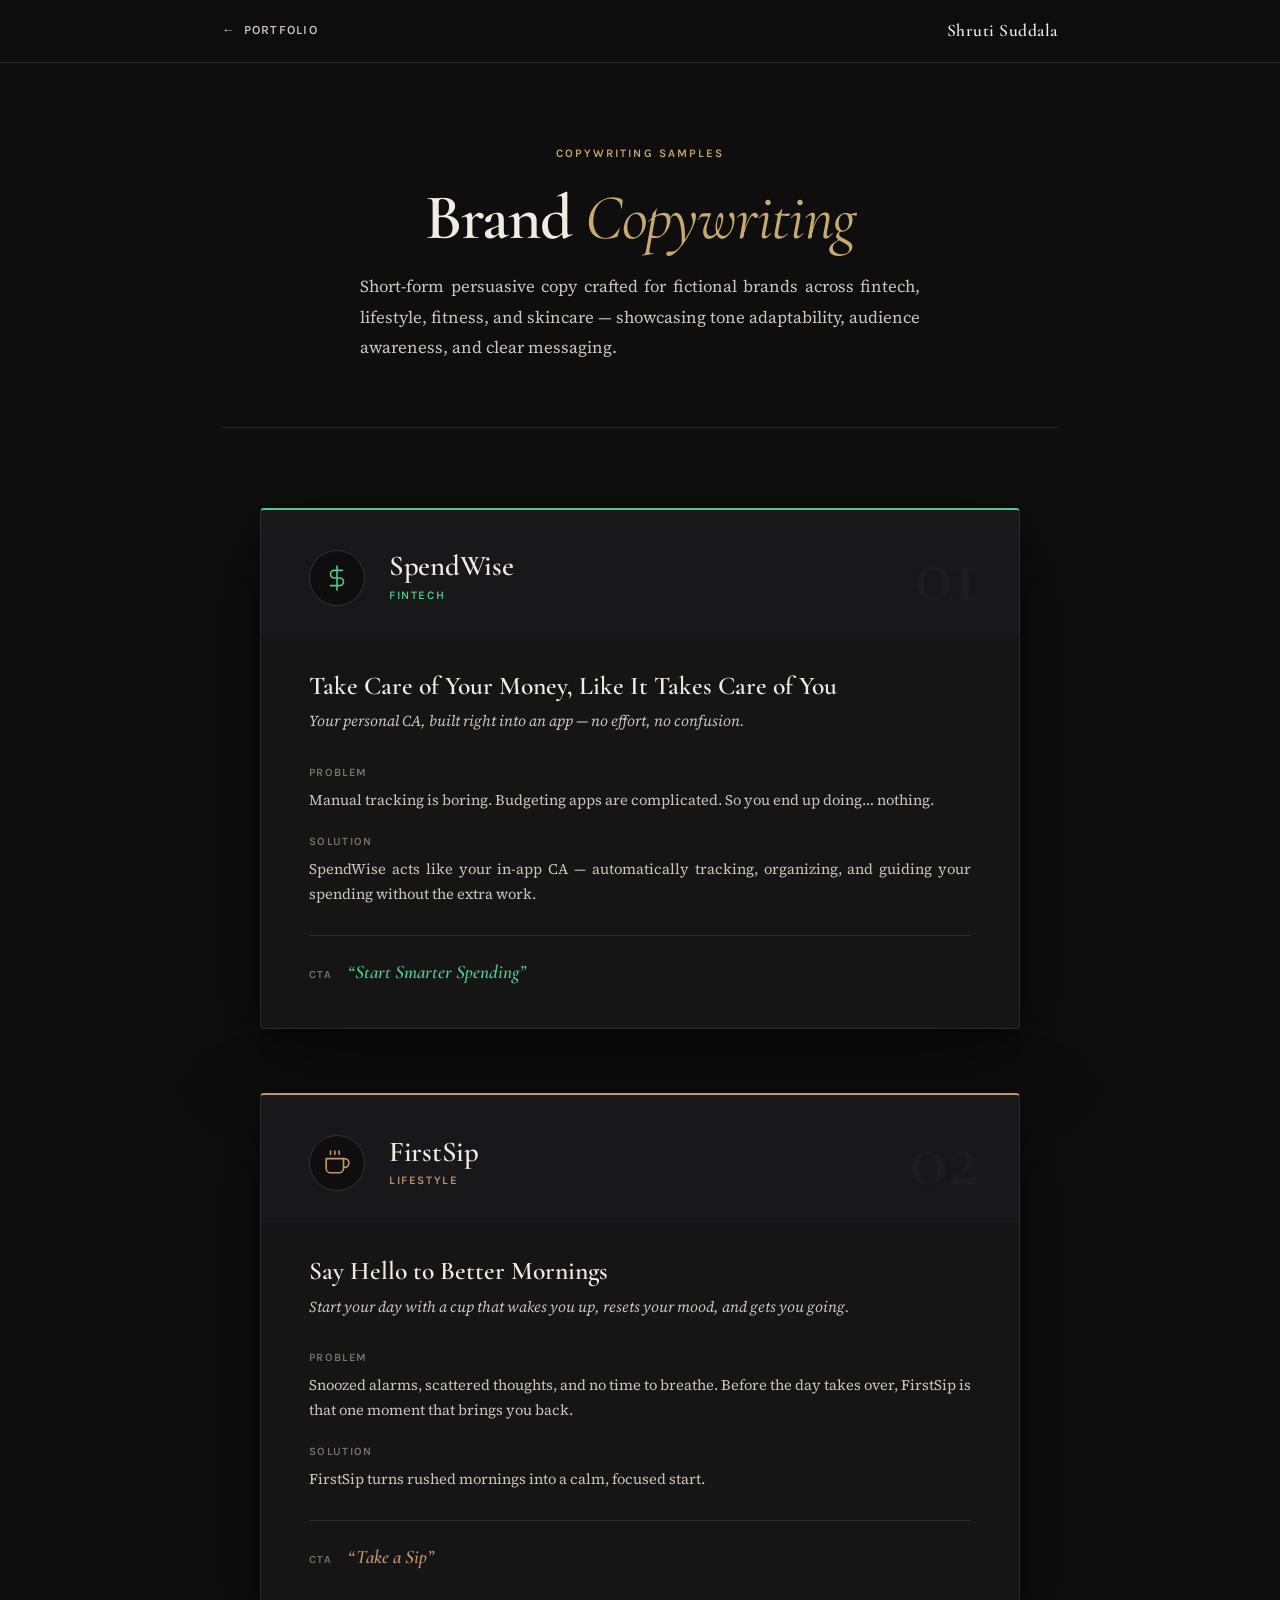
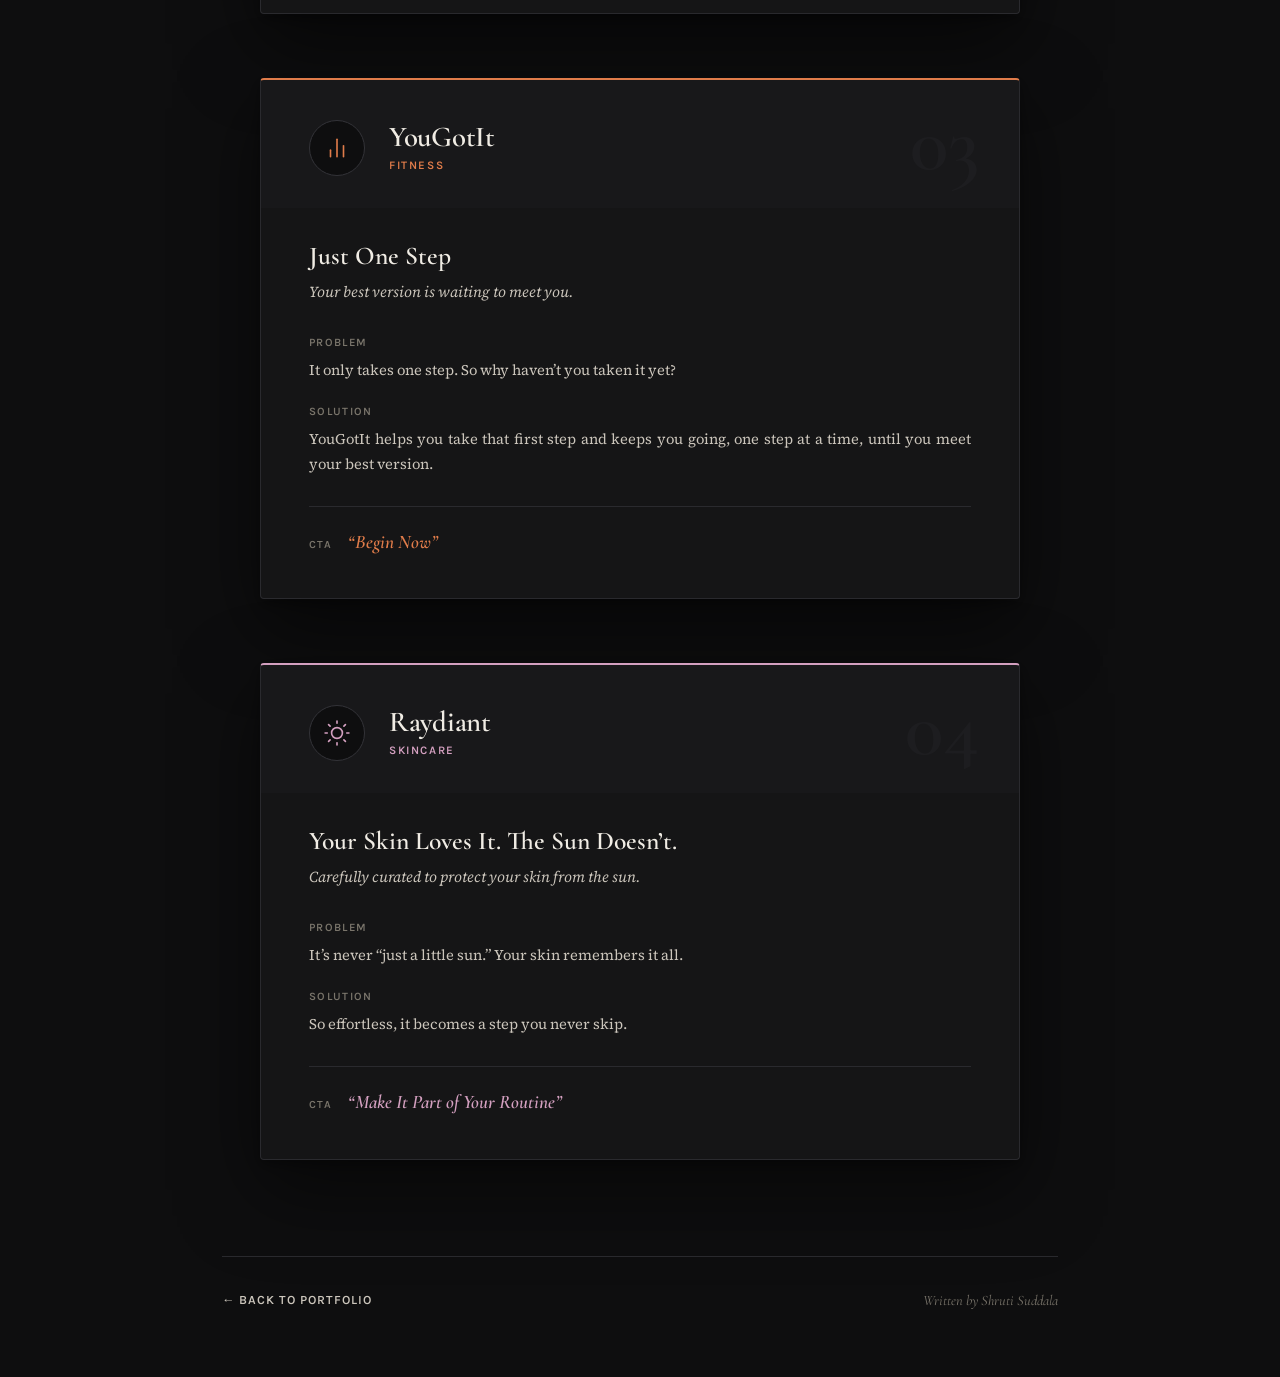
<file: copywriting/index.html>
<!DOCTYPE html>
<html lang="en">
<head>
  <meta charset="UTF-8"/>
  <meta name="viewport" content="width=device-width, initial-scale=1.0"/>
  <title>Brand Copywriting — Shruti Suddala</title>
  <meta name="description" content="Brand copywriting samples by Shruti Suddala — persuasive short-form copy for fintech, lifestyle, fitness, and skincare brands."/>
  <link rel="icon" href="data:image/svg+xml,<svg xmlns='http://www.w3.org/2000/svg' viewBox='0 0 100 100'><text y='.9em' font-size='90'>S</text></svg>"/>
  <link href="https://fonts.googleapis.com/css2?family=Cormorant+Garamond:ital,wght@0,400;0,500;0,600;0,700;1,400;1,600&family=Source+Serif+4:ital,opsz,wght@0,8..60,300;0,8..60,400;0,8..60,600;1,8..60,300;1,8..60,400&family=Karla:wght@400;500;600&display=swap" rel="stylesheet" media="print" onload="this.media='all'"/>
  <style>
    :root {
      --bg:       #0e0e0f;
      --surface:  #151516;
      --surface2: #1c1c1e;
      --rule:     #2a2a2e;
      --rule-lt:  #333338;
      --ink:      #e8e4dc;
      --ink-mid:  #ccc6bc;
      --ink-dim:  #7a756b;
      --white:    #f0ece4;
      --accent:   #c8a96e;
    }
    *, *::before, *::after { box-sizing: border-box; margin: 0; padding: 0; }
    html { scroll-behavior: smooth; }
    body {
      font-family: 'Source Serif 4', Georgia, serif;
      background: var(--bg); color: var(--ink);
      line-height: 1.7; -webkit-font-smoothing: antialiased;
      perspective: 1200px;
    }

    /* NAV */
    nav {
      position: fixed; top: 0; left: 0; right: 0; z-index: 100;
      background: rgba(14,14,15,0.94); backdrop-filter: blur(8px);
      border-bottom: 1px solid var(--rule);
    }
    .nav-inner {
      max-width: 900px; margin: 0 auto;
      display: flex; justify-content: space-between; align-items: center;
      padding: 1rem 2rem;
    }
    .nav-back {
      font-family: 'Karla', sans-serif;
      font-size: 0.78rem; font-weight: 600; letter-spacing: 0.1em;
      text-transform: uppercase; color: var(--ink-mid);
      text-decoration: none; display: flex; align-items: center; gap: 0.5rem;
      transition: color 0.2s;
    }
    .nav-back:hover { color: var(--accent); }
    .nav-back::before { content: '\2190'; }
    .nav-logo {
      font-family: 'Cormorant Garamond', serif;
      font-size: 1.1rem; font-weight: 600;
      color: var(--white); text-decoration: none; letter-spacing: 0.03em;
    }

    /* PAGE */
    .page-wrap { max-width: 900px; margin: 0 auto; padding: 0 2rem; }

    /* HEADER */
    .page-header {
      padding: 9rem 0 4rem; text-align: center;
      border-bottom: 1px solid var(--rule);
    }
    .page-kicker {
      font-family: 'Karla', sans-serif;
      font-size: 0.72rem; font-weight: 600; letter-spacing: 0.18em;
      text-transform: uppercase; color: var(--accent);
      margin-bottom: 1.2rem;
    }
    .page-title {
      font-family: 'Cormorant Garamond', serif;
      font-size: clamp(2.4rem, 5vw, 4rem);
      font-weight: 600; line-height: 1.1; letter-spacing: -0.02em;
      color: var(--white); margin-bottom: 1.2rem;
    }
    .page-title em { font-style: italic; font-weight: 400; color: var(--accent); }
    .page-desc {
      font-size: 1.05rem; color: var(--ink-mid); font-weight: 400;
      max-width: 560px; margin: 0 auto; line-height: 1.8;
      text-align: justify;
    }

    /* ── 3D CARD STACK ── */
    .card-track {
      padding: 5rem 0 6rem;
      display: flex; flex-direction: column;
      align-items: center; gap: 4rem;
    }

    .card-3d {
      width: 100%; max-width: 760px;
      perspective: 1000px;
      opacity: 0;
      transform: translateY(60px) rotateX(8deg) scale(0.92);
      transition: opacity 0.9s cubic-bezier(0.23, 1, 0.32, 1),
                  transform 0.9s cubic-bezier(0.23, 1, 0.32, 1);
    }
    .card-3d.visible {
      opacity: 1;
      transform: translateY(0) rotateX(0deg) scale(1);
    }
    /* stagger */
    .card-3d:nth-child(2) { transition-delay: 0.08s; }
    .card-3d:nth-child(3) { transition-delay: 0.16s; }
    .card-3d:nth-child(4) { transition-delay: 0.24s; }

    .card-inner {
      background: var(--surface);
      border: 1px solid var(--rule);
      border-radius: 4px;
      overflow: hidden;
      box-shadow: 0 20px 60px rgba(0,0,0,0.4), 0 2px 8px rgba(0,0,0,0.3);
      transition: box-shadow 0.4s ease, transform 0.4s ease;
    }
    .card-3d.visible .card-inner {
      box-shadow: 0 30px 80px rgba(0,0,0,0.5), 0 4px 12px rgba(0,0,0,0.3);
    }
    .card-inner:hover {
      transform: translateY(-4px);
      box-shadow: 0 40px 100px rgba(0,0,0,0.5), 0 6px 16px rgba(0,0,0,0.3);
    }

    /* Card top band */
    .card-top {
      padding: 2.5rem 3rem 2rem;
      display: flex; align-items: center; gap: 1.5rem;
      position: relative; overflow: hidden;
    }
    .card-top::before {
      content: ''; position: absolute; inset: 0;
      background: var(--surface2); opacity: 0.5;
    }
    .card-top-icon {
      width: 56px; height: 56px; border-radius: 50%;
      border: 1px solid var(--rule-lt); background: var(--bg);
      display: flex; align-items: center; justify-content: center;
      flex-shrink: 0; position: relative; z-index: 1;
    }
    .card-top-icon svg { width: 26px; height: 26px; fill: none; stroke-width: 1.5; stroke-linecap: round; stroke-linejoin: round; }
    .card-top-text { position: relative; z-index: 1; }
    .card-top-brand {
      font-family: 'Cormorant Garamond', serif;
      font-size: 1.8rem; font-weight: 600; color: var(--white);
      line-height: 1.1; letter-spacing: -0.01em;
    }
    .card-top-industry {
      font-family: 'Karla', sans-serif;
      font-size: 0.72rem; font-weight: 600; letter-spacing: 0.14em;
      text-transform: uppercase; margin-top: 0.25rem;
    }
    .card-top-num {
      font-family: 'Cormorant Garamond', serif;
      font-size: 5rem; font-weight: 600; color: var(--rule);
      position: absolute; right: 2.5rem; top: 50%; transform: translateY(-50%);
      line-height: 1; opacity: 0.3; z-index: 0;
    }

    /* Card body */
    .card-body { padding: 2rem 3rem 2.5rem; }
    .card-headline {
      font-family: 'Cormorant Garamond', serif;
      font-size: 1.6rem; font-weight: 600; line-height: 1.25;
      color: var(--white); margin-bottom: 0.4rem;
    }
    .card-sub {
      font-family: 'Source Serif 4', serif;
      font-size: 0.95rem; font-weight: 400; font-style: italic;
      color: var(--ink-mid); line-height: 1.7; margin-bottom: 1.8rem;
    }

    .card-blocks { display: flex; flex-direction: column; gap: 1.2rem; margin-bottom: 1.8rem; }
    .card-block-label {
      font-family: 'Karla', sans-serif;
      font-size: 0.7rem; font-weight: 600; letter-spacing: 0.12em;
      text-transform: uppercase; color: var(--ink-dim);
      margin-bottom: 0.35rem;
    }
    .card-block-text {
      font-family: 'Source Serif 4', serif;
      font-size: 0.92rem; font-weight: 400; color: var(--ink-mid);
      line-height: 1.7; text-align: justify;
    }

    .card-cta {
      border-top: 1px solid var(--rule); padding-top: 1.2rem;
      display: flex; align-items: baseline; gap: 1rem;
    }
    .card-cta-label {
      font-family: 'Karla', sans-serif;
      font-size: 0.68rem; font-weight: 600; letter-spacing: 0.1em;
      text-transform: uppercase; color: var(--ink-dim);
    }
    .card-cta-text {
      font-family: 'Cormorant Garamond', serif;
      font-size: 1.2rem; font-weight: 600; font-style: italic;
    }

    /* FOOTER */
    .page-footer {
      border-top: 1px solid var(--rule); padding: 2rem 0 4rem;
      display: flex; justify-content: space-between; align-items: center;
      flex-wrap: wrap; gap: 1rem;
    }
    .page-footer a {
      font-family: 'Karla', sans-serif;
      font-size: 0.78rem; font-weight: 600; letter-spacing: 0.08em;
      text-transform: uppercase; color: var(--ink-mid);
      text-decoration: none; transition: color 0.2s;
    }
    .page-footer a:hover { color: var(--accent); }
    .page-footer span {
      font-family: 'Cormorant Garamond', serif;
      font-size: 0.9rem; color: var(--ink-dim); font-style: italic;
    }

    /* RESPONSIVE */
    @media (max-width: 768px) {
      .card-top { padding: 1.8rem 1.5rem 1.4rem; }
      .card-body { padding: 1.5rem 1.5rem 2rem; }
      .card-blocks { gap: 1rem; }
      .card-top-brand { font-size: 1.4rem; }
      .card-top-num { font-size: 3.5rem; right: 1.5rem; }
      .card-top-icon { width: 44px; height: 44px; }
      .card-top-icon svg { width: 20px; height: 20px; }
      .page-wrap { padding: 0 1.2rem; }
      .card-track { gap: 3rem; padding: 3rem 0 4rem; }
      .card-3d { transform: translateY(40px) rotateX(4deg) scale(0.95); }
      .card-headline { font-size: 1.3rem; }
    }
    @media (max-width: 600px) {
      .page-header { padding: 7rem 0 3rem; }
      .page-wrap { padding: 0 1rem; }
      .card-track { gap: 2.5rem; padding: 2.5rem 0 4rem; }
    }
    @media (max-width: 480px) {
      .card-top { padding: 1.5rem 1.2rem 1.2rem; }
      .card-top-icon { width: 40px; height: 40px; flex-shrink: 0; }
      .card-top-icon svg { width: 18px; height: 18px; }
      .card-body { padding: 1.2rem 1.2rem 1.8rem; }
      .card-top-brand { font-size: 1.2rem; }
      .card-top-num { opacity: 0; }
      .card-headline { font-size: 1.15rem; }
      .card-sub { font-size: 0.88rem; }
      .card-block-text { font-size: 0.88rem; }
      .card-cta-text { font-size: 1rem; }
      .card-3d { transform: translateY(30px) rotateX(2deg) scale(0.97); }
      .card-inner { box-shadow: 0 12px 40px rgba(0,0,0,0.4); }
    }
  </style>
</head>
<body>

<nav>
  <div class="nav-inner">
    <a href="../index.html" class="nav-back">Portfolio</a>
    <a href="../index.html" class="nav-logo">Shruti Suddala</a>
  </div>
</nav>

<div class="page-wrap">

  <header class="page-header">
    <div class="page-kicker">Copywriting Samples</div>
    <h1 class="page-title">Brand <em>Copywriting</em></h1>
    <p class="page-desc">
      Short-form persuasive copy crafted for fictional brands across fintech, lifestyle,
      fitness, and skincare &mdash; showcasing tone adaptability, audience awareness,
      and clear messaging.
    </p>
  </header>

  <div class="card-track">

    <!-- 01 SpendWise -->
    <div class="card-3d">
      <div class="card-inner" style="border-top: 2px solid #4eca8b;">
        <div class="card-top">
          <div class="card-top-icon">
            <svg viewBox="0 0 24 24" stroke="#4eca8b"><line x1="12" y1="1" x2="12" y2="23"/><path d="M17 5H9.5a3.5 3.5 0 0 0 0 7h5a3.5 3.5 0 0 1 0 7H6"/></svg>
          </div>
          <div class="card-top-text">
            <div class="card-top-brand">SpendWise</div>
            <div class="card-top-industry" style="color: #4eca8b;">Fintech</div>
          </div>
          <div class="card-top-num">01</div>
        </div>
        <div class="card-body">
          <div class="card-headline">Take Care of Your Money, Like It Takes Care of You</div>
          <div class="card-sub">Your personal CA, built right into an app &mdash; no effort, no confusion.</div>
          <div class="card-blocks">
            <div>
              <div class="card-block-label">Problem</div>
              <div class="card-block-text">Manual tracking is boring. Budgeting apps are complicated. So you end up doing&hellip; nothing.</div>
            </div>
            <div>
              <div class="card-block-label">Solution</div>
              <div class="card-block-text">SpendWise acts like your in-app CA &mdash; automatically tracking, organizing, and guiding your spending without the extra work.</div>
            </div>
          </div>
          <div class="card-cta">
            <span class="card-cta-label">CTA</span>
            <span class="card-cta-text" style="color: #4eca8b;">&ldquo;Start Smarter Spending&rdquo;</span>
          </div>
        </div>
      </div>
    </div>

    <!-- 02 FirstSip -->
    <div class="card-3d">
      <div class="card-inner" style="border-top: 2px solid #c4956a;">
        <div class="card-top">
          <div class="card-top-icon">
            <svg viewBox="0 0 24 24" stroke="#c4956a"><path d="M18 8h1a4 4 0 0 1 0 8h-1"/><path d="M2 8h16v9a4 4 0 0 1-4 4H6a4 4 0 0 1-4-4V8z"/><line x1="6" y1="1" x2="6" y2="4"/><line x1="10" y1="1" x2="10" y2="4"/><line x1="14" y1="1" x2="14" y2="4"/></svg>
          </div>
          <div class="card-top-text">
            <div class="card-top-brand">FirstSip</div>
            <div class="card-top-industry" style="color: #c4956a;">Lifestyle</div>
          </div>
          <div class="card-top-num">02</div>
        </div>
        <div class="card-body">
          <div class="card-headline">Say Hello to Better Mornings</div>
          <div class="card-sub">Start your day with a cup that wakes you up, resets your mood, and gets you going.</div>
          <div class="card-blocks">
            <div>
              <div class="card-block-label">Problem</div>
              <div class="card-block-text">Snoozed alarms, scattered thoughts, and no time to breathe. Before the day takes over, FirstSip is that one moment that brings you back.</div>
            </div>
            <div>
              <div class="card-block-label">Solution</div>
              <div class="card-block-text">FirstSip turns rushed mornings into a calm, focused start.</div>
            </div>
          </div>
          <div class="card-cta">
            <span class="card-cta-label">CTA</span>
            <span class="card-cta-text" style="color: #c4956a;">&ldquo;Take a Sip&rdquo;</span>
          </div>
        </div>
      </div>
    </div>

    <!-- 03 YouGotIt -->
    <div class="card-3d">
      <div class="card-inner" style="border-top: 2px solid #e07c4a;">
        <div class="card-top">
          <div class="card-top-icon">
            <svg viewBox="0 0 24 24" stroke="#e07c4a"><path d="M18 20V10"/><path d="M12 20V4"/><path d="M6 20v-6"/></svg>
          </div>
          <div class="card-top-text">
            <div class="card-top-brand">YouGotIt</div>
            <div class="card-top-industry" style="color: #e07c4a;">Fitness</div>
          </div>
          <div class="card-top-num">03</div>
        </div>
        <div class="card-body">
          <div class="card-headline">Just One Step</div>
          <div class="card-sub">Your best version is waiting to meet you.</div>
          <div class="card-blocks">
            <div>
              <div class="card-block-label">Problem</div>
              <div class="card-block-text">It only takes one step. So why haven&rsquo;t you taken it yet?</div>
            </div>
            <div>
              <div class="card-block-label">Solution</div>
              <div class="card-block-text">YouGotIt helps you take that first step and keeps you going, one step at a time, until you meet your best version.</div>
            </div>
          </div>
          <div class="card-cta">
            <span class="card-cta-label">CTA</span>
            <span class="card-cta-text" style="color: #e07c4a;">&ldquo;Begin Now&rdquo;</span>
          </div>
        </div>
      </div>
    </div>

    <!-- 04 Raydiant -->
    <div class="card-3d">
      <div class="card-inner" style="border-top: 2px solid #d4a0c0;">
        <div class="card-top">
          <div class="card-top-icon">
            <svg viewBox="0 0 24 24" stroke="#d4a0c0"><circle cx="12" cy="12" r="5"/><line x1="12" y1="1" x2="12" y2="3"/><line x1="12" y1="21" x2="12" y2="23"/><line x1="4.22" y1="4.22" x2="5.64" y2="5.64"/><line x1="18.36" y1="18.36" x2="19.78" y2="19.78"/><line x1="1" y1="12" x2="3" y2="12"/><line x1="21" y1="12" x2="23" y2="12"/><line x1="4.22" y1="19.78" x2="5.64" y2="18.36"/><line x1="18.36" y1="5.64" x2="19.78" y2="4.22"/></svg>
          </div>
          <div class="card-top-text">
            <div class="card-top-brand">Raydiant</div>
            <div class="card-top-industry" style="color: #d4a0c0;">Skincare</div>
          </div>
          <div class="card-top-num">04</div>
        </div>
        <div class="card-body">
          <div class="card-headline">Your Skin Loves It. The Sun Doesn&rsquo;t.</div>
          <div class="card-sub">Carefully curated to protect your skin from the sun.</div>
          <div class="card-blocks">
            <div>
              <div class="card-block-label">Problem</div>
              <div class="card-block-text">It&rsquo;s never &ldquo;just a little sun.&rdquo; Your skin remembers it all.</div>
            </div>
            <div>
              <div class="card-block-label">Solution</div>
              <div class="card-block-text">So effortless, it becomes a step you never skip.</div>
            </div>
          </div>
          <div class="card-cta">
            <span class="card-cta-label">CTA</span>
            <span class="card-cta-text" style="color: #d4a0c0;">&ldquo;Make It Part of Your Routine&rdquo;</span>
          </div>
        </div>
      </div>
    </div>

  </div>

  <div class="page-footer">
    <a href="../index.html">&larr; Back to Portfolio</a>
    <span>Written by Shruti Suddala</span>
  </div>

</div>

<script>
  const cards = document.querySelectorAll('.card-3d');
  const io = new IntersectionObserver((entries) => {
    entries.forEach(e => {
      if (e.isIntersecting) {
        e.target.classList.add('visible');
        io.unobserve(e.target);
      }
    });
  }, { threshold: 0.1 });
  cards.forEach(el => io.observe(el));
</script>

</body>
</html>
</file>
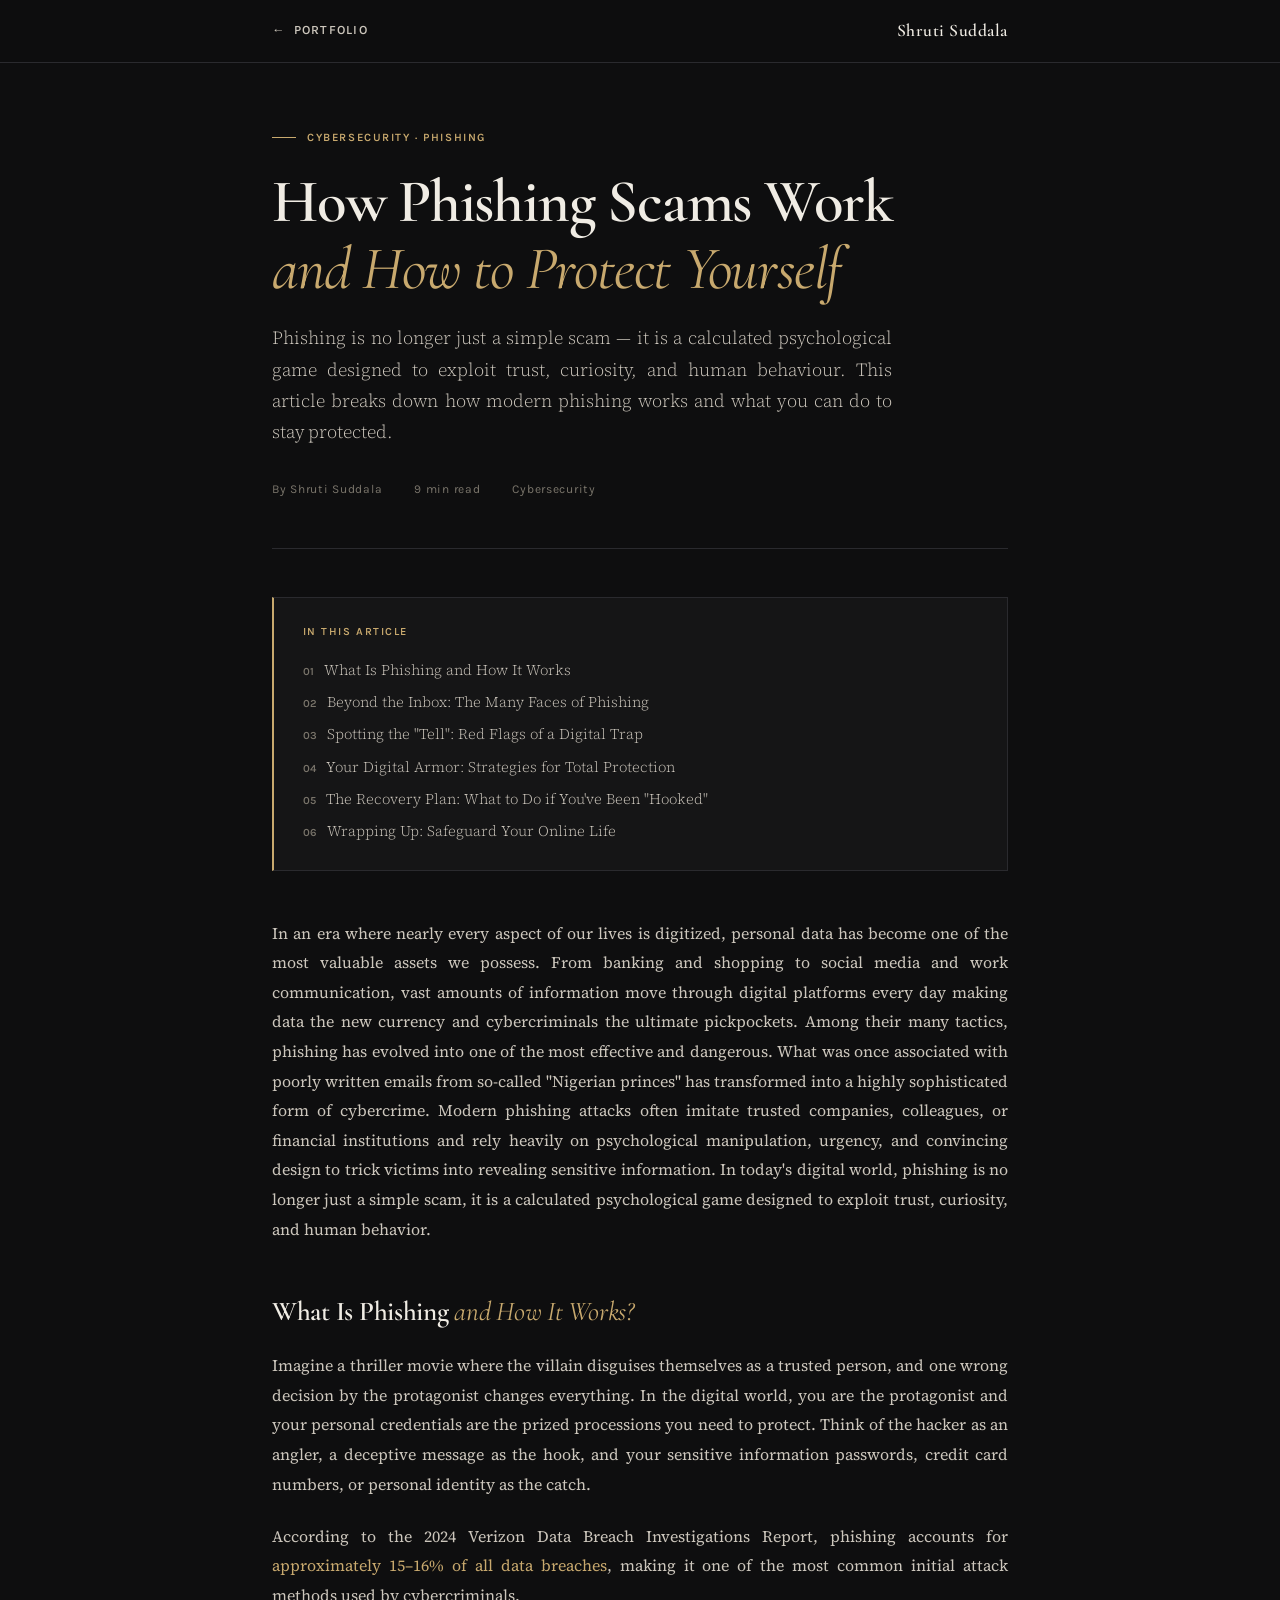
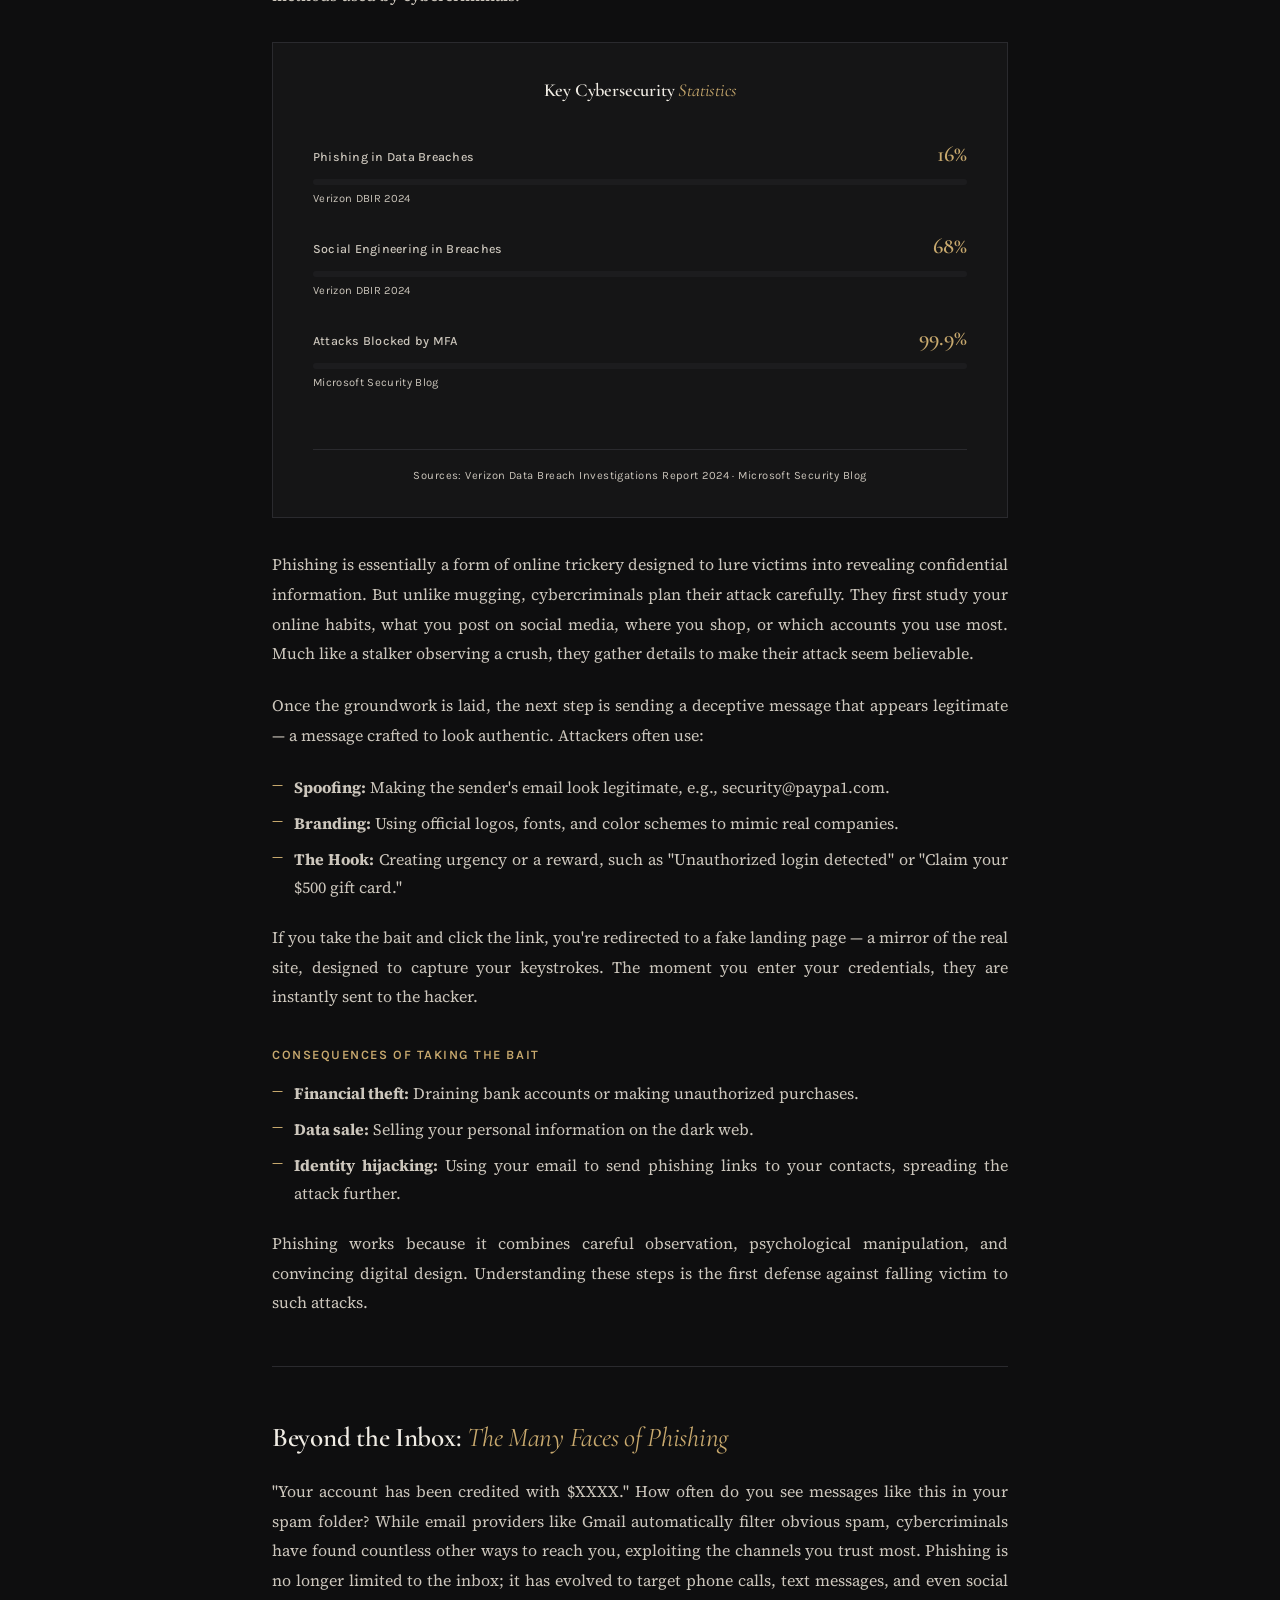
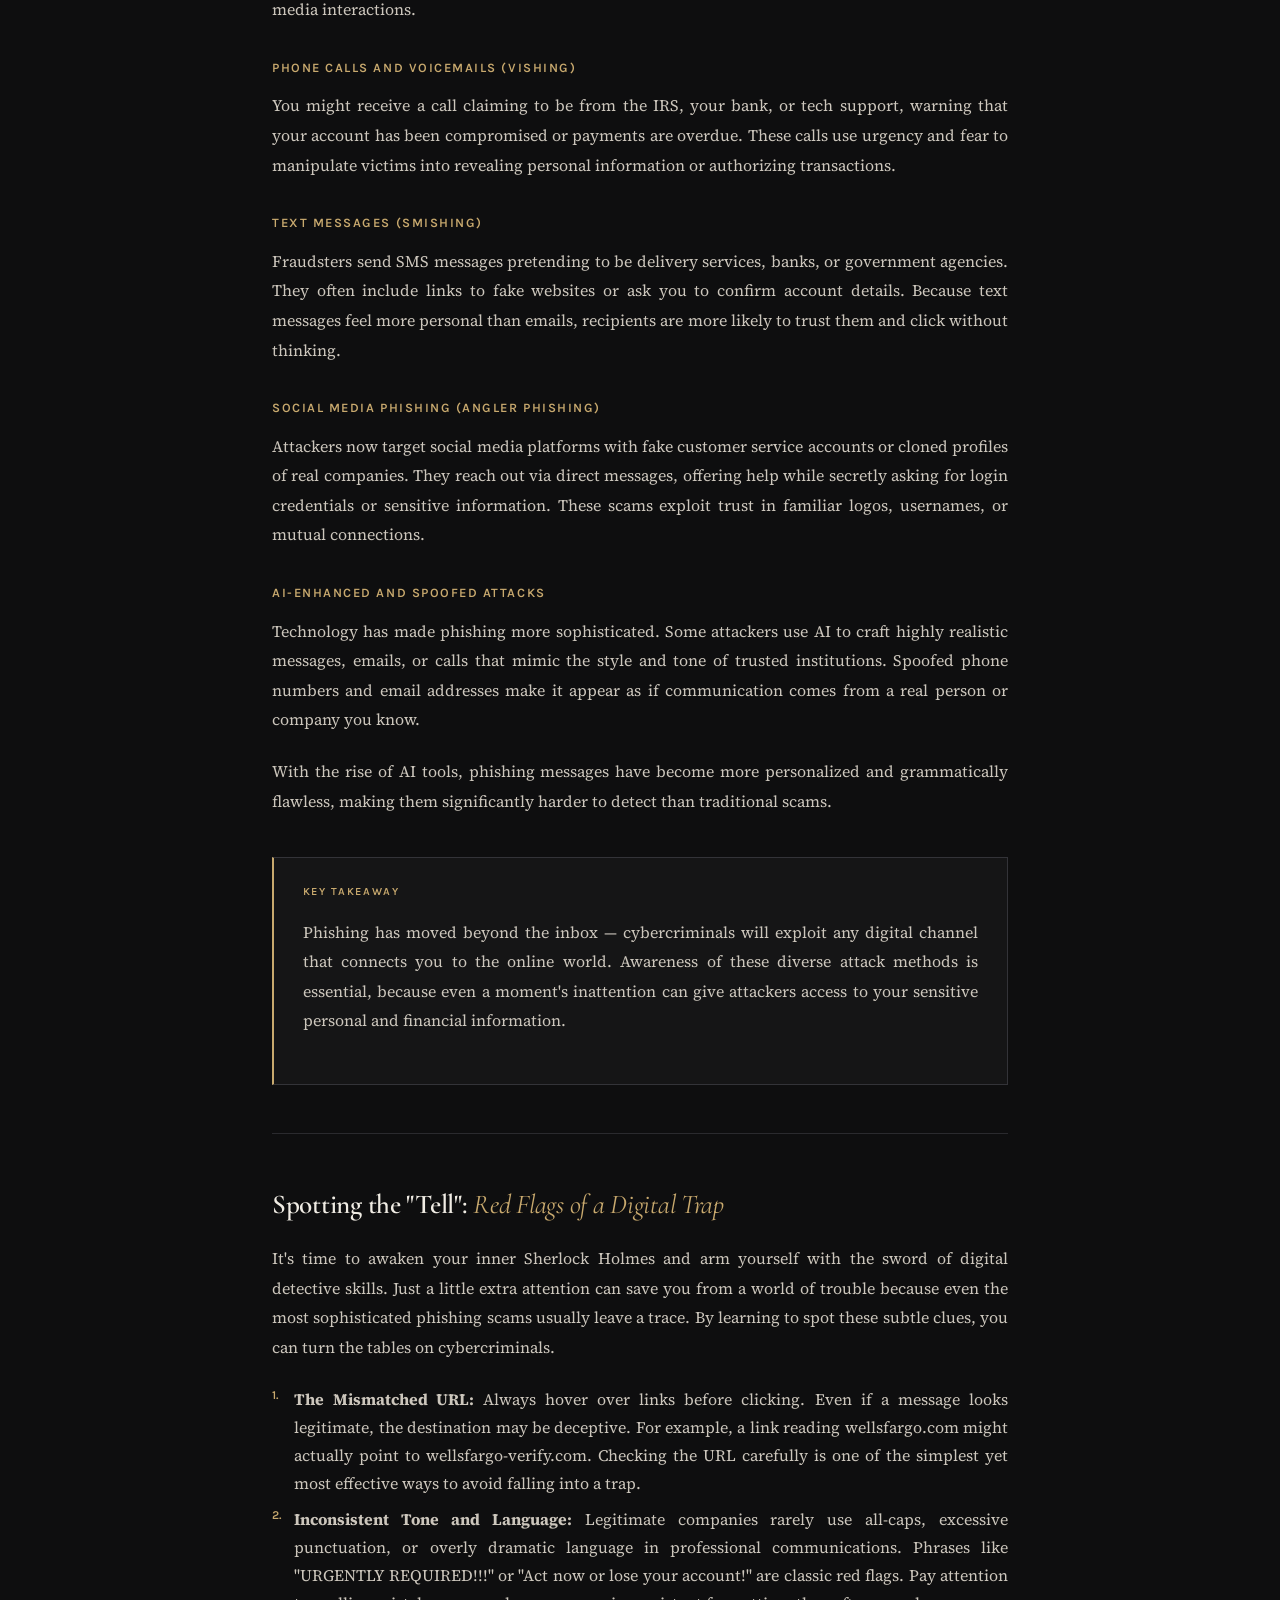
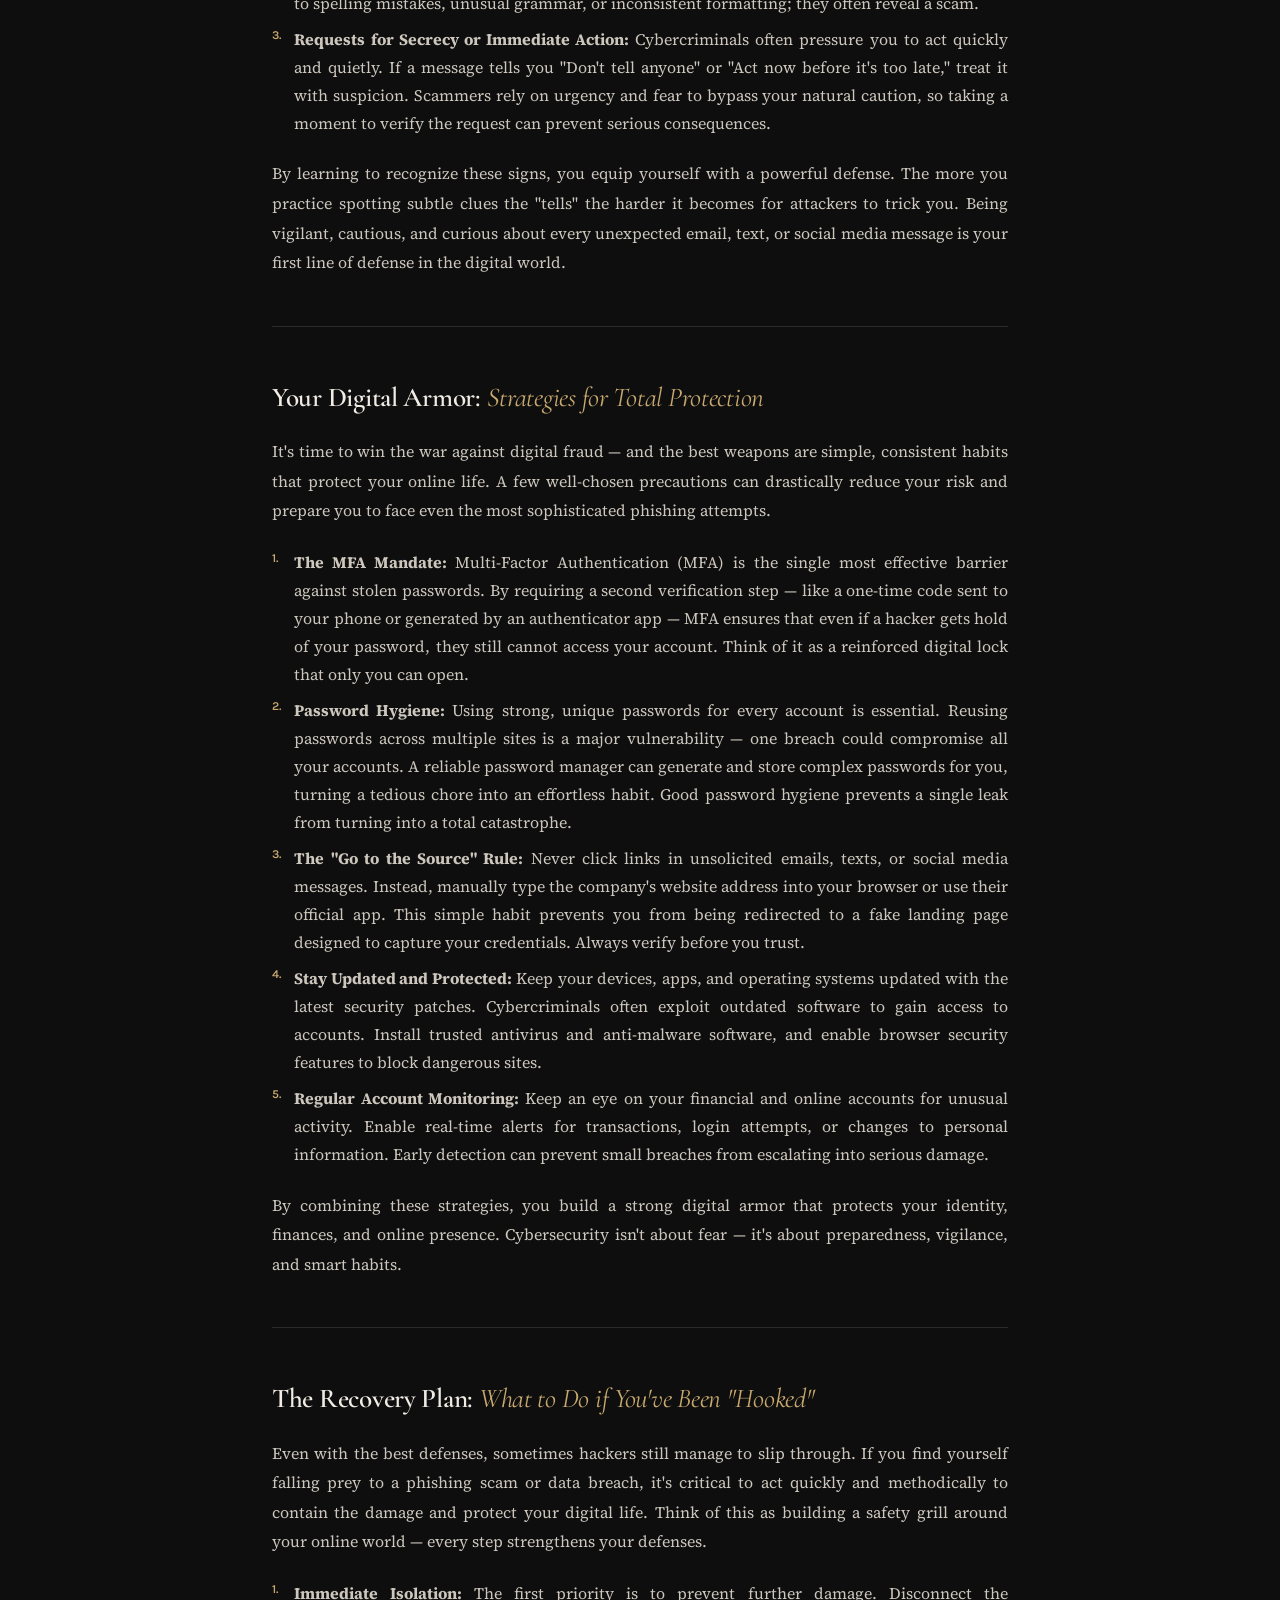
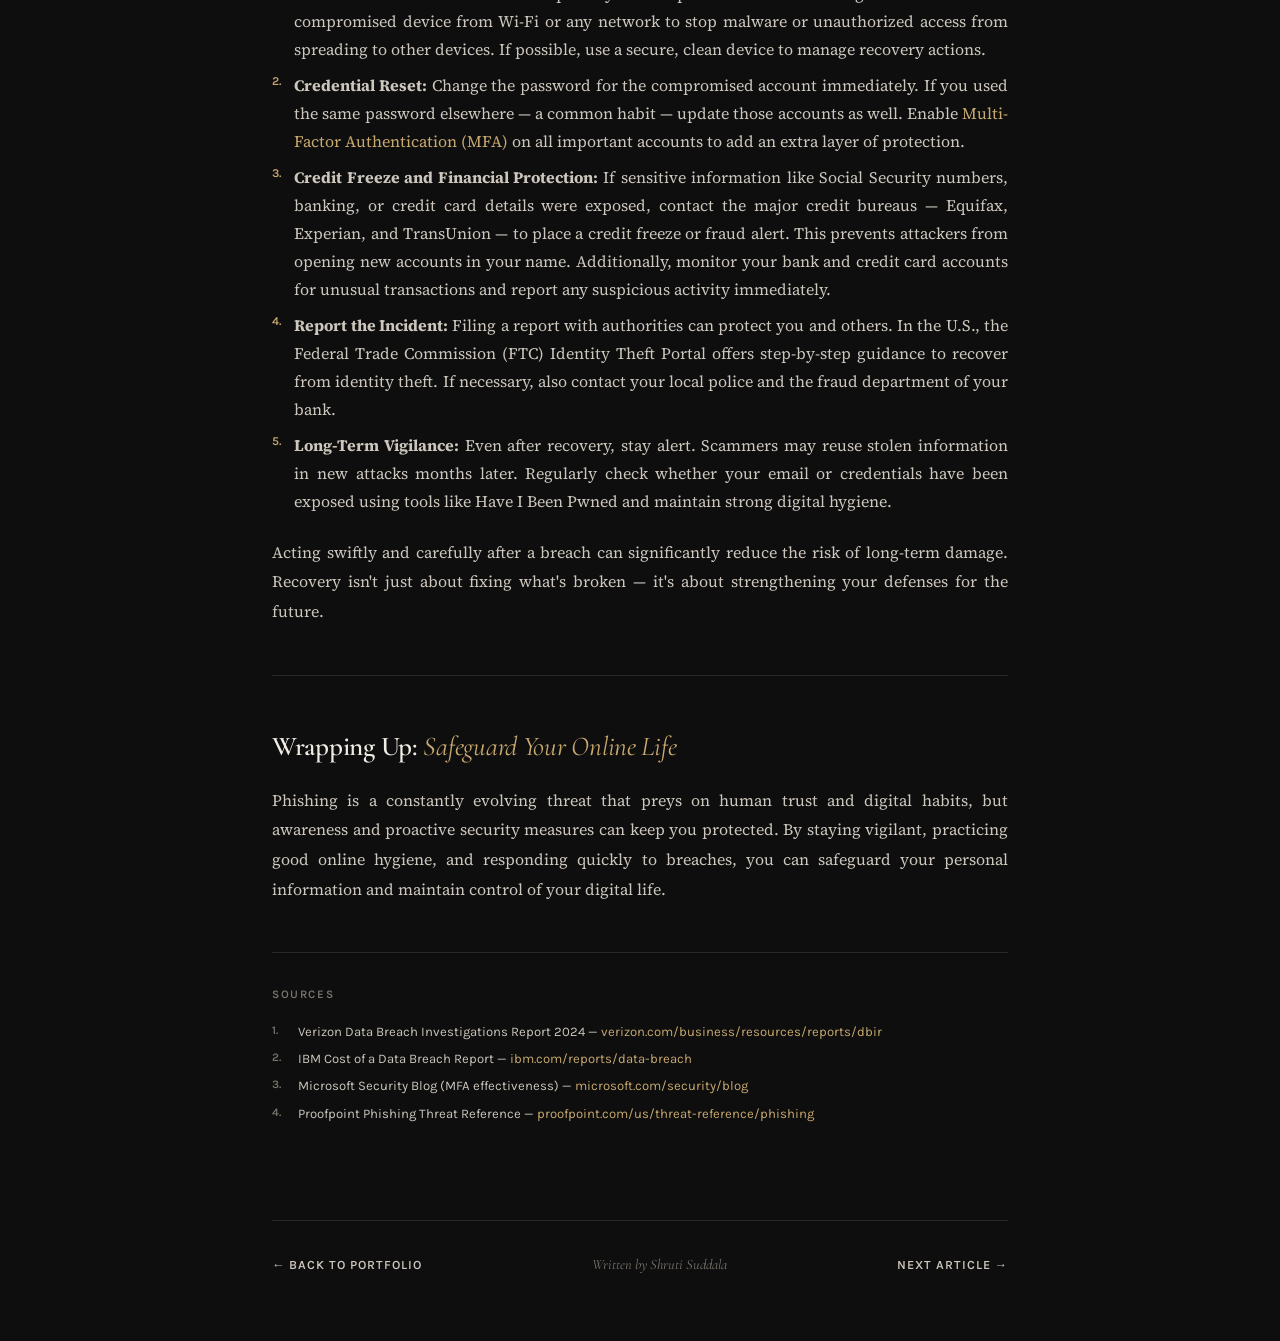
<file: articles/how-phishing-scams-work.html>
<!DOCTYPE html>
<html lang="en">
<head>
  <meta charset="UTF-8"/>
  <meta name="viewport" content="width=device-width, initial-scale=1.0"/>
  <title>How Phishing Scams Work and How to Protect Yourself — Shruti Suddala</title>
  <meta name="description" content="Phishing is a calculated psychological game designed to exploit trust, curiosity, and human behaviour. Learn how modern phishing works and what you can do to stay protected."/>
  <meta property="og:title" content="How Phishing Scams Work and How to Protect Yourself — Shruti Suddala"/>
  <meta property="og:description" content="A breakdown of how modern phishing works and what you can do to stay protected."/>
  <meta property="og:type" content="article"/>
  <meta property="og:url" content="https://shrutimsuddala.github.io/articles/how-phishing-scams-work.html"/>
  <meta name="twitter:card" content="summary"/>
  <link rel="icon" href="data:image/svg+xml,<svg xmlns='http://www.w3.org/2000/svg' viewBox='0 0 100 100'><text y='.9em' font-size='90'>S</text></svg>"/>
  <link href="https://fonts.googleapis.com/css2?family=Cormorant+Garamond:ital,wght@0,400;0,500;0,600;0,700;1,400;1,600&family=Source+Serif+4:ital,opsz,wght@0,8..60,300;0,8..60,400;0,8..60,600;1,8..60,300;1,8..60,400&family=Karla:wght@400;500;600&display=swap" rel="stylesheet" media="print" onload="this.media='all'"/>
  <link rel="stylesheet" href="../css/article.css"/>
</head>
<body>

<nav>
  <div class="nav-inner">
    <a href="../index.html" class="nav-back">Portfolio</a>
    <a href="../index.html" class="nav-logo">Shruti Suddala</a>
  </div>
</nav>

<div class="article-wrap">

  <header class="article-header">
    <div class="article-tag">Cybersecurity &middot; Phishing</div>
    <h1 class="article-title">How Phishing Scams Work<br><em>and How to Protect Yourself</em></h1>
    <p class="article-deck">
      Phishing is no longer just a simple scam &mdash; it is a calculated psychological game
      designed to exploit trust, curiosity, and human behaviour. This article breaks down how
      modern phishing works and what you can do to stay protected.
    </p>
    <div class="article-meta">
      <span>By Shruti Suddala</span>
      <span>9 min read</span>
      <span>Cybersecurity</span>
    </div>
  </header>

  <div class="article-toc">
    <div class="article-toc-title">In This Article</div>
    <ol>
      <li><a href="#what-is-phishing">What Is Phishing and How It Works</a></li>
      <li><a href="#many-faces">Beyond the Inbox: The Many Faces of Phishing</a></li>
      <li><a href="#red-flags">Spotting the "Tell": Red Flags of a Digital Trap</a></li>
      <li><a href="#digital-armor">Your Digital Armor: Strategies for Total Protection</a></li>
      <li><a href="#recovery-plan">The Recovery Plan: What to Do if You've Been "Hooked"</a></li>
      <li><a href="#wrapping-up">Wrapping Up: Safeguard Your Online Life</a></li>
    </ol>
  </div>

  <div class="article-body">

    <p>
      In an era where nearly every aspect of our lives is digitized, personal data has become one of the most valuable assets we possess. From banking and shopping to social media and work communication, vast amounts of information move through digital platforms every day making data the new currency and cybercriminals the ultimate pickpockets. Among their many tactics, phishing has evolved into one of the most effective and dangerous. What was once associated with poorly written emails from so-called "Nigerian princes" has transformed into a highly sophisticated form of cybercrime. Modern phishing attacks often imitate trusted companies, colleagues, or financial institutions and rely heavily on psychological manipulation, urgency, and convincing design to trick victims into revealing sensitive information. In today's digital world, phishing is no longer just a simple scam, it is a calculated psychological game designed to exploit trust, curiosity, and human behavior.
    </p>

    <h2 id="what-is-phishing">What Is Phishing <em>and How It Works?</em></h2>

    <p>
      Imagine a thriller movie where the villain disguises themselves as a trusted person, and one wrong decision by the protagonist changes everything. In the digital world, you are the protagonist and your personal credentials are the prized processions you need to protect. Think of the hacker as an angler, a deceptive message as the hook, and your sensitive information passwords, credit card numbers, or personal identity as the catch.
    </p>

    <p>
      According to the 2024 Verizon Data Breach Investigations Report, phishing accounts for <a href="https://www.hipaajournal.com/verizon-2024-data-breach-investigations-report/" target="_blank" rel="noopener">approximately 15&ndash;16% of all data breaches</a>, making it one of the most common initial attack methods used by cybercriminals.
    </p>

    <div class="info-stats">
      <div class="info-stats-title">Key Cybersecurity <em>Statistics</em></div>
      <div class="stat-bar-group">
        <div class="stat-bar-item">
          <div class="stat-bar-header">
            <span class="stat-bar-label">Phishing in Data Breaches</span>
            <span class="stat-bar-value">16%</span>
          </div>
          <div class="stat-bar-track"><div class="stat-bar-fill" style="width:16%"></div></div>
          <div class="stat-bar-source">Verizon DBIR 2024</div>
        </div>
        <div class="stat-bar-item">
          <div class="stat-bar-header">
            <span class="stat-bar-label">Social Engineering in Breaches</span>
            <span class="stat-bar-value">68%</span>
          </div>
          <div class="stat-bar-track"><div class="stat-bar-fill" style="width:68%"></div></div>
          <div class="stat-bar-source">Verizon DBIR 2024</div>
        </div>
        <div class="stat-bar-item">
          <div class="stat-bar-header">
            <span class="stat-bar-label">Attacks Blocked by MFA</span>
            <span class="stat-bar-value">99.9%</span>
          </div>
          <div class="stat-bar-track"><div class="stat-bar-fill" style="width:99.9%"></div></div>
          <div class="stat-bar-source">Microsoft Security Blog</div>
        </div>
      </div>
      <div class="info-stats-footer">Sources: Verizon Data Breach Investigations Report 2024 &middot; Microsoft Security Blog</div>
    </div>

    <p>
      Phishing is essentially a form of online trickery designed to lure victims into revealing confidential information. But unlike mugging, cybercriminals plan their attack carefully. They first study your online habits, what you post on social media, where you shop, or which accounts you use most. Much like a stalker observing a crush, they gather details to make their attack seem believable.
    </p>

    <p>
      Once the groundwork is laid, the next step is sending a deceptive message that appears legitimate &mdash; a message crafted to look authentic. Attackers often use:
    </p>

    <ul>
      <li><strong>Spoofing:</strong> Making the sender's email look legitimate, e.g., security@paypa1.com.</li>
      <li><strong>Branding:</strong> Using official logos, fonts, and color schemes to mimic real companies.</li>
      <li><strong>The Hook:</strong> Creating urgency or a reward, such as "Unauthorized login detected" or "Claim your $500 gift card."</li>
    </ul>

    <p>
      If you take the bait and click the link, you're redirected to a fake landing page &mdash; a mirror of the real site, designed to capture your keystrokes. The moment you enter your credentials, they are instantly sent to the hacker.
    </p>

    <h3>Consequences of Taking the Bait</h3>

    <ul>
      <li><strong>Financial theft:</strong> Draining bank accounts or making unauthorized purchases.</li>
      <li><strong>Data sale:</strong> Selling your personal information on the dark web.</li>
      <li><strong>Identity hijacking:</strong> Using your email to send phishing links to your contacts, spreading the attack further.</li>
    </ul>

    <p>
      Phishing works because it combines careful observation, psychological manipulation, and convincing digital design. Understanding these steps is the first defense against falling victim to such attacks.
    </p>

    <hr class="article-divider"/>

    <h2 id="many-faces">Beyond the Inbox: <em>The Many Faces of Phishing</em></h2>

    <p>
      "Your account has been credited with $XXXX." How often do you see messages like this in your spam folder? While email providers like Gmail automatically filter obvious spam, cybercriminals have found countless other ways to reach you, exploiting the channels you trust most. Phishing is no longer limited to the inbox; it has evolved to target phone calls, text messages, and even social media interactions.
    </p>

    <h3>Phone Calls and Voicemails (Vishing)</h3>
    <p>
      You might receive a call claiming to be from the IRS, your bank, or tech support, warning that your account has been compromised or payments are overdue. These calls use urgency and fear to manipulate victims into revealing personal information or authorizing transactions.
    </p>

    <h3>Text Messages (Smishing)</h3>
    <p>
      Fraudsters send SMS messages pretending to be delivery services, banks, or government agencies. They often include links to fake websites or ask you to confirm account details. Because text messages feel more personal than emails, recipients are more likely to trust them and click without thinking.
    </p>

    <h3>Social Media Phishing (Angler Phishing)</h3>
    <p>
      Attackers now target social media platforms with fake customer service accounts or cloned profiles of real companies. They reach out via direct messages, offering help while secretly asking for login credentials or sensitive information. These scams exploit trust in familiar logos, usernames, or mutual connections.
    </p>

    <h3>AI-Enhanced and Spoofed Attacks</h3>
    <p>
      Technology has made phishing more sophisticated. Some attackers use AI to craft highly realistic messages, emails, or calls that mimic the style and tone of trusted institutions. Spoofed phone numbers and email addresses make it appear as if communication comes from a real person or company you know.
    </p>

    <p>
      With the rise of AI tools, phishing messages have become more personalized and grammatically flawless, making them significantly harder to detect than traditional scams.
    </p>

    <div class="takeaways">
      <div class="takeaways-title">Key Takeaway</div>
      <p>
        Phishing has moved beyond the inbox &mdash; cybercriminals will exploit any digital channel that connects you to the online world. Awareness of these diverse attack methods is essential, because even a moment's inattention can give attackers access to your sensitive personal and financial information.
      </p>
    </div>

    <hr class="article-divider"/>

    <h2 id="red-flags">Spotting the "Tell": <em>Red Flags of a Digital Trap</em></h2>

    <p>
      It's time to awaken your inner Sherlock Holmes and arm yourself with the sword of digital detective skills. Just a little extra attention can save you from a world of trouble because even the most sophisticated phishing scams usually leave a trace. By learning to spot these subtle clues, you can turn the tables on cybercriminals.
    </p>

    <ol>
      <li><strong>The Mismatched URL:</strong> Always hover over links before clicking. Even if a message looks legitimate, the destination may be deceptive. For example, a link reading wellsfargo.com might actually point to wellsfargo-verify.com. Checking the URL carefully is one of the simplest yet most effective ways to avoid falling into a trap.</li>
      <li><strong>Inconsistent Tone and Language:</strong> Legitimate companies rarely use all-caps, excessive punctuation, or overly dramatic language in professional communications. Phrases like "URGENTLY REQUIRED!!!" or "Act now or lose your account!" are classic red flags. Pay attention to spelling mistakes, unusual grammar, or inconsistent formatting; they often reveal a scam.</li>
      <li><strong>Requests for Secrecy or Immediate Action:</strong> Cybercriminals often pressure you to act quickly and quietly. If a message tells you "Don't tell anyone" or "Act now before it's too late," treat it with suspicion. Scammers rely on urgency and fear to bypass your natural caution, so taking a moment to verify the request can prevent serious consequences.</li>
    </ol>

    <p>
      By learning to recognize these signs, you equip yourself with a powerful defense. The more you practice spotting subtle clues the "tells" the harder it becomes for attackers to trick you. Being vigilant, cautious, and curious about every unexpected email, text, or social media message is your first line of defense in the digital world.
    </p>

    <hr class="article-divider"/>

    <h2 id="digital-armor">Your Digital Armor: <em>Strategies for Total Protection</em></h2>

    <p>
      It's time to win the war against digital fraud &mdash; and the best weapons are simple, consistent habits that protect your online life. A few well-chosen precautions can drastically reduce your risk and prepare you to face even the most sophisticated phishing attempts.
    </p>

    <ol>
      <li><strong>The MFA Mandate:</strong> Multi-Factor Authentication (MFA) is the single most effective barrier against stolen passwords. By requiring a second verification step &mdash; like a one-time code sent to your phone or generated by an authenticator app &mdash; MFA ensures that even if a hacker gets hold of your password, they still cannot access your account. Think of it as a reinforced digital lock that only you can open.</li>
      <li><strong>Password Hygiene:</strong> Using strong, unique passwords for every account is essential. Reusing passwords across multiple sites is a major vulnerability &mdash; one breach could compromise all your accounts. A reliable password manager can generate and store complex passwords for you, turning a tedious chore into an effortless habit. Good password hygiene prevents a single leak from turning into a total catastrophe.</li>
      <li><strong>The "Go to the Source" Rule:</strong> Never click links in unsolicited emails, texts, or social media messages. Instead, manually type the company's website address into your browser or use their official app. This simple habit prevents you from being redirected to a fake landing page designed to capture your credentials. Always verify before you trust.</li>
      <li><strong>Stay Updated and Protected:</strong> Keep your devices, apps, and operating systems updated with the latest security patches. Cybercriminals often exploit outdated software to gain access to accounts. Install trusted antivirus and anti-malware software, and enable browser security features to block dangerous sites.</li>
      <li><strong>Regular Account Monitoring:</strong> Keep an eye on your financial and online accounts for unusual activity. Enable real-time alerts for transactions, login attempts, or changes to personal information. Early detection can prevent small breaches from escalating into serious damage.</li>
    </ol>

    <p>
      By combining these strategies, you build a strong digital armor that protects your identity, finances, and online presence. Cybersecurity isn't about fear &mdash; it's about preparedness, vigilance, and smart habits.
    </p>

    <hr class="article-divider"/>

    <h2 id="recovery-plan">The Recovery Plan: <em>What to Do if You've Been "Hooked"</em></h2>

    <p>
      Even with the best defenses, sometimes hackers still manage to slip through. If you find yourself falling prey to a phishing scam or data breach, it's critical to act quickly and methodically to contain the damage and protect your digital life. Think of this as building a safety grill around your online world &mdash; every step strengthens your defenses.
    </p>

    <ol>
      <li><strong>Immediate Isolation:</strong> The first priority is to prevent further damage. Disconnect the compromised device from Wi-Fi or any network to stop malware or unauthorized access from spreading to other devices. If possible, use a secure, clean device to manage recovery actions.</li>
      <li><strong>Credential Reset:</strong> Change the password for the compromised account immediately. If you used the same password elsewhere &mdash; a common habit &mdash; update those accounts as well. Enable <a href="https://learn.microsoft.com/en-us/azure/active-directory/authentication/concept-mfa-howitworks" target="_blank" rel="noopener">Multi-Factor Authentication (MFA)</a> on all important accounts to add an extra layer of protection.</li>
      <li><strong>Credit Freeze and Financial Protection:</strong> If sensitive information like Social Security numbers, banking, or credit card details were exposed, contact the major credit bureaus &mdash; Equifax, Experian, and TransUnion &mdash; to place a credit freeze or fraud alert. This prevents attackers from opening new accounts in your name. Additionally, monitor your bank and credit card accounts for unusual transactions and report any suspicious activity immediately.</li>
      <li><strong>Report the Incident:</strong> Filing a report with authorities can protect you and others. In the U.S., the Federal Trade Commission (FTC) Identity Theft Portal offers step-by-step guidance to recover from identity theft. If necessary, also contact your local police and the fraud department of your bank.</li>
      <li><strong>Long-Term Vigilance:</strong> Even after recovery, stay alert. Scammers may reuse stolen information in new attacks months later. Regularly check whether your email or credentials have been exposed using tools like Have I Been Pwned and maintain strong digital hygiene.</li>
    </ol>

    <p>
      Acting swiftly and carefully after a breach can significantly reduce the risk of long-term damage. Recovery isn't just about fixing what's broken &mdash; it's about strengthening your defenses for the future.
    </p>

    <hr class="article-divider"/>

    <h2 id="wrapping-up">Wrapping Up: <em>Safeguard Your Online Life</em></h2>

    <p>
      Phishing is a constantly evolving threat that preys on human trust and digital habits, but awareness and proactive security measures can keep you protected. By staying vigilant, practicing good online hygiene, and responding quickly to breaches, you can safeguard your personal information and maintain control of your digital life.
    </p>

    <div class="article-sources">
      <div class="article-sources-title">Sources</div>
      <ol>
        <li>Verizon Data Breach Investigations Report 2024 &mdash; <a href="https://www.verizon.com/business/resources/reports/dbir/" target="_blank" rel="noopener">verizon.com/business/resources/reports/dbir</a></li>
        <li>IBM Cost of a Data Breach Report &mdash; <a href="https://www.ibm.com/reports/data-breach" target="_blank" rel="noopener">ibm.com/reports/data-breach</a></li>
        <li>Microsoft Security Blog (MFA effectiveness) &mdash; <a href="https://www.microsoft.com/security/blog/" target="_blank" rel="noopener">microsoft.com/security/blog</a></li>
        <li>Proofpoint Phishing Threat Reference &mdash; <a href="https://www.proofpoint.com/us/threat-reference/phishing" target="_blank" rel="noopener">proofpoint.com/us/threat-reference/phishing</a></li>
      </ol>
    </div>

  </div>

  <div class="article-footer">
    <a href="../index.html" class="footer-link">&larr; Back to Portfolio</a>
    <span class="footer-author">Written by Shruti Suddala</span>
    <a href="social-engineering-attacks-2026.html" class="footer-link">Next Article &rarr;</a>
  </div>

</div>
</body>
</html>
</file>
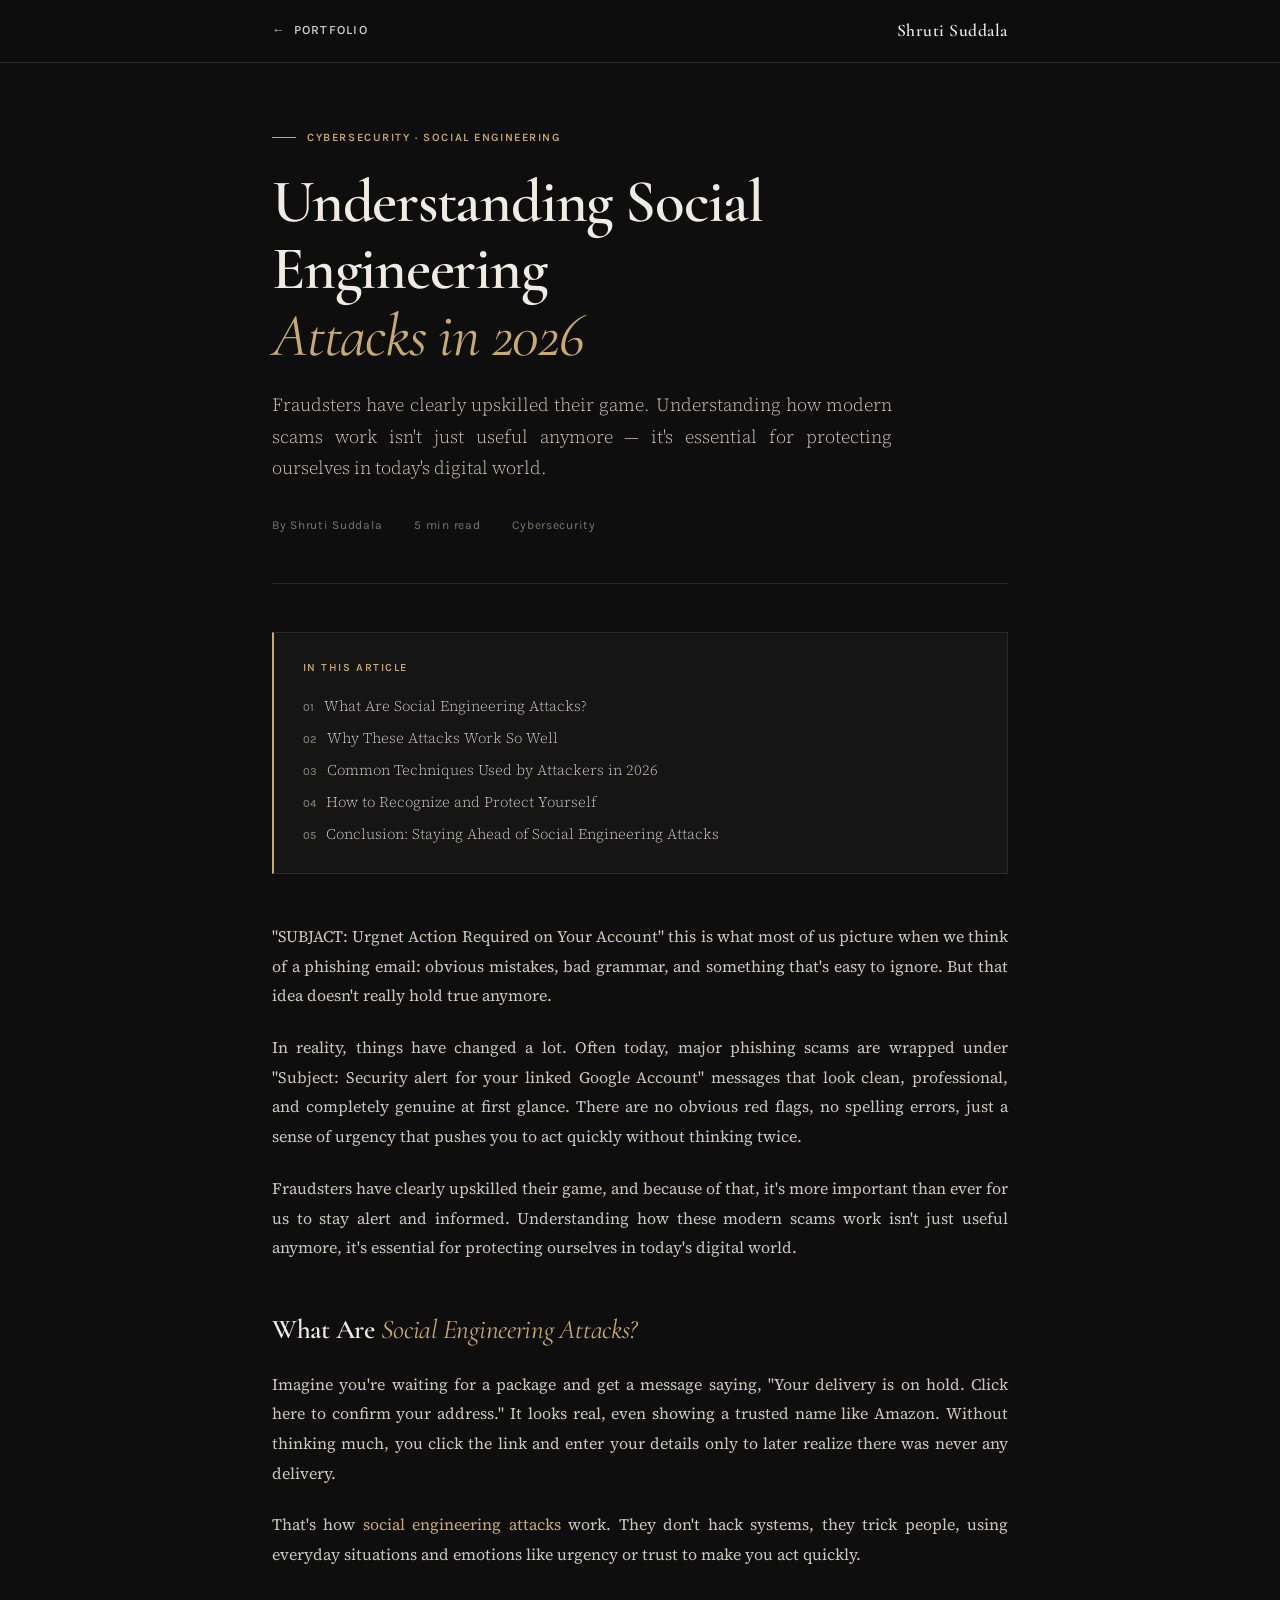
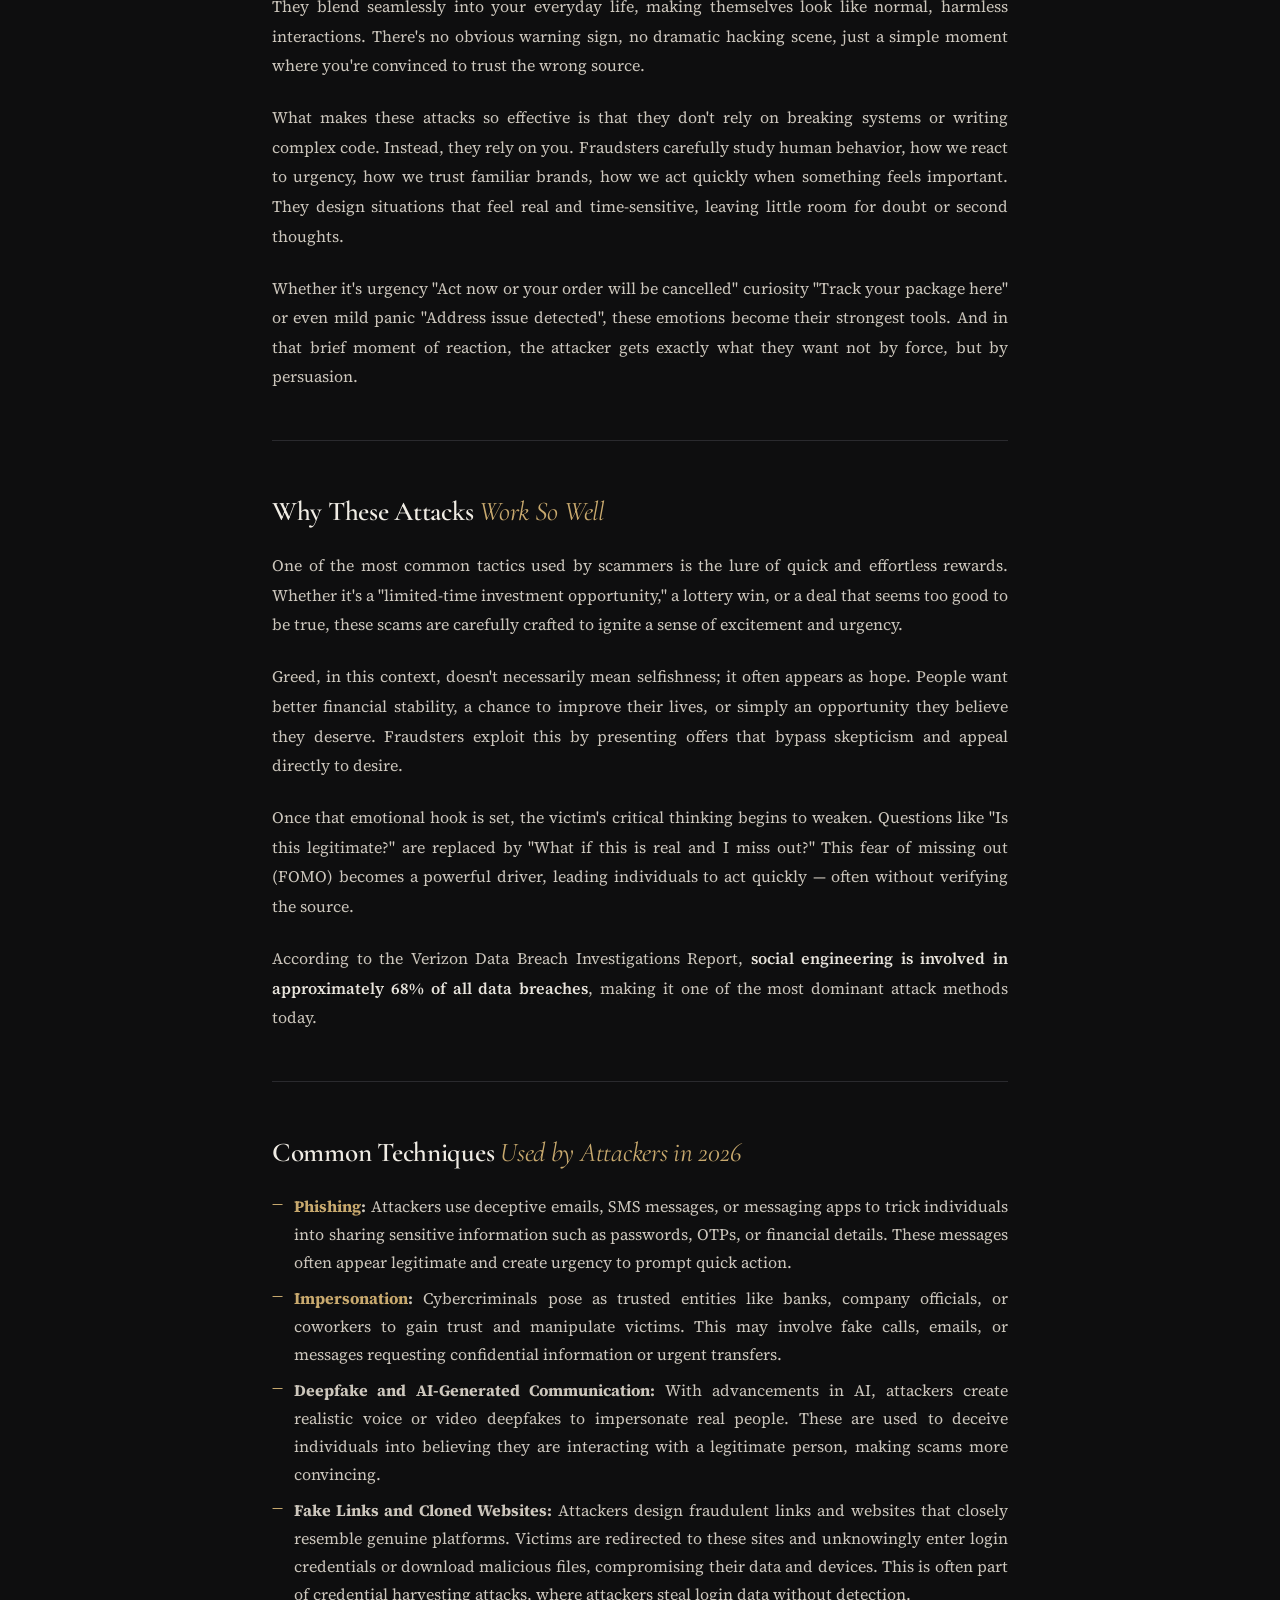
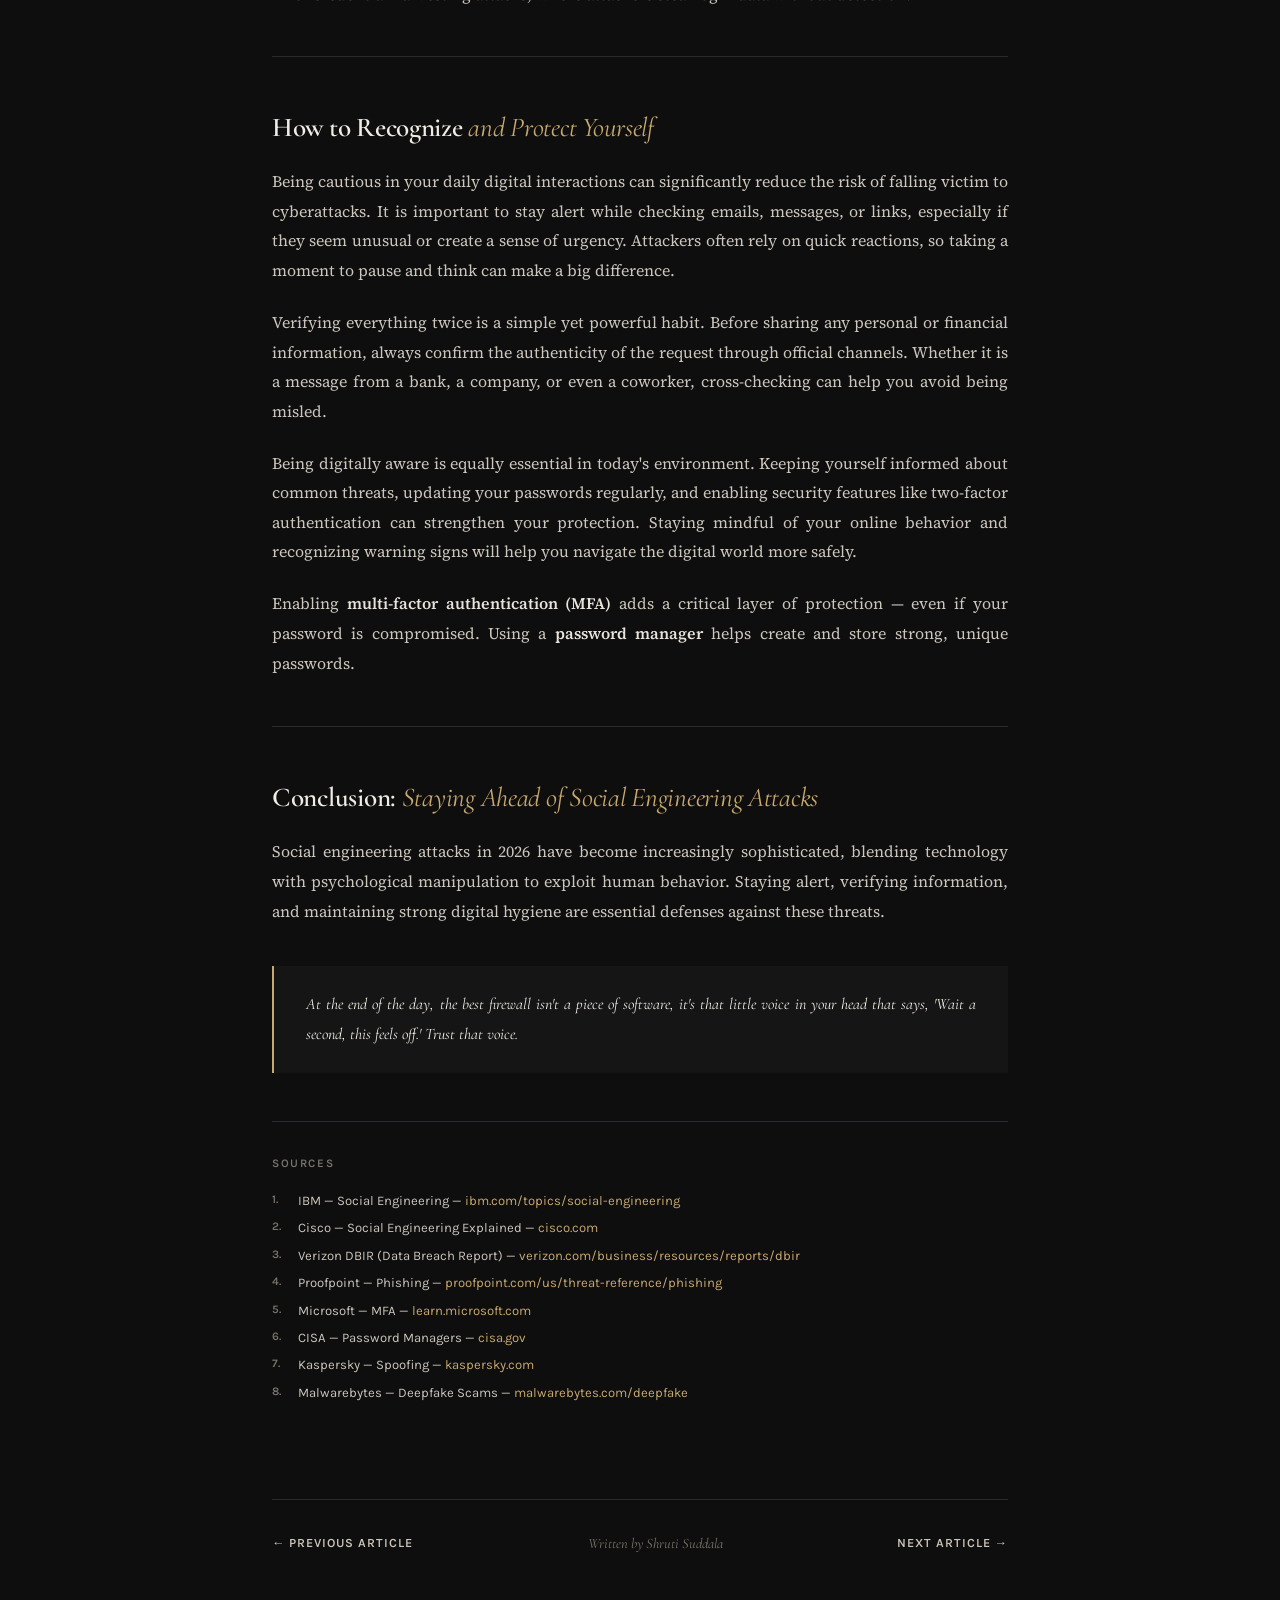
<file: articles/social-engineering-attacks-2026.html>
<!DOCTYPE html>
<html lang="en">
<head>
  <meta charset="UTF-8"/>
  <meta name="viewport" content="width=device-width, initial-scale=1.0"/>
  <title>Understanding Social Engineering Attacks in 2026 — Shruti Suddala</title>
  <meta name="description" content="Fraudsters have upskilled their game. Understanding how modern social engineering scams work is essential for protecting ourselves in today's digital world."/>
  <meta property="og:title" content="Understanding Social Engineering Attacks in 2026 — Shruti Suddala"/>
  <meta property="og:description" content="Understanding how modern scams work isn't just useful anymore — it's essential for protecting ourselves in today's digital world."/>
  <meta property="og:type" content="article"/>
  <meta property="og:url" content="https://shrutimsuddala.github.io/articles/social-engineering-attacks-2026.html"/>
  <meta name="twitter:card" content="summary"/>
  <link rel="icon" href="data:image/svg+xml,<svg xmlns='http://www.w3.org/2000/svg' viewBox='0 0 100 100'><text y='.9em' font-size='90'>S</text></svg>"/>
  <link href="https://fonts.googleapis.com/css2?family=Cormorant+Garamond:ital,wght@0,400;0,500;0,600;0,700;1,400;1,600&family=Source+Serif+4:ital,opsz,wght@0,8..60,300;0,8..60,400;0,8..60,600;1,8..60,300;1,8..60,400&family=Karla:wght@400;500;600&display=swap" rel="stylesheet" media="print" onload="this.media='all'"/>
  <link rel="stylesheet" href="../css/article.css"/>
</head>
<body>

<nav>
  <div class="nav-inner">
    <a href="../index.html" class="nav-back">Portfolio</a>
    <a href="../index.html" class="nav-logo">Shruti Suddala</a>
  </div>
</nav>

<div class="article-wrap">

  <header class="article-header">
    <div class="article-tag">Cybersecurity &middot; Social Engineering</div>
    <h1 class="article-title">Understanding Social Engineering<br><em>Attacks in 2026</em></h1>
    <p class="article-deck">
      Fraudsters have clearly upskilled their game. Understanding how modern scams work
      isn't just useful anymore &mdash; it's essential for protecting ourselves in today's digital world.
    </p>
    <div class="article-meta">
      <span>By Shruti Suddala</span>
      <span>5 min read</span>
      <span>Cybersecurity</span>
    </div>
  </header>

  <div class="article-toc">
    <div class="article-toc-title">In This Article</div>
    <ol>
      <li><a href="#what-are">What Are Social Engineering Attacks?</a></li>
      <li><a href="#why-they-work">Why These Attacks Work So Well</a></li>
      <li><a href="#common-techniques">Common Techniques Used by Attackers in 2026</a></li>
      <li><a href="#protect-yourself">How to Recognize and Protect Yourself</a></li>
      <li><a href="#conclusion">Conclusion: Staying Ahead of Social Engineering Attacks</a></li>
    </ol>
  </div>

  <div class="article-body">

    <p>
      "SUBJACT: Urgnet Action Required on Your Account" this is what most of us picture when we think of a phishing email: obvious mistakes, bad grammar, and something that's easy to ignore. But that idea doesn't really hold true anymore.
    </p>

    <p>
      In reality, things have changed a lot. Often today, major phishing scams are wrapped under "Subject: Security alert for your linked Google Account" messages that look clean, professional, and completely genuine at first glance. There are no obvious red flags, no spelling errors, just a sense of urgency that pushes you to act quickly without thinking twice.
    </p>

    <p>
      Fraudsters have clearly upskilled their game, and because of that, it's more important than ever for us to stay alert and informed. Understanding how these modern scams work isn't just useful anymore, it's essential for protecting ourselves in today's digital world.
    </p>

    <h2 id="what-are">What Are <em>Social Engineering Attacks?</em></h2>

    <p>
      Imagine you're waiting for a package and get a message saying, "Your delivery is on hold. Click here to confirm your address." It looks real, even showing a trusted name like Amazon. Without thinking much, you click the link and enter your details only to later realize there was never any delivery.
    </p>

    <p>
      That's how <a href="https://www.ibm.com/think/topics/social-engineering" target="_blank" rel="noopener">social engineering attacks</a> work. They don't hack systems, they trick people, using everyday situations and emotions like urgency or trust to make you act quickly.
    </p>

    <p>
      They blend seamlessly into your everyday life, making themselves look like normal, harmless interactions. There's no obvious warning sign, no dramatic hacking scene, just a simple moment where you're convinced to trust the wrong source.
    </p>

    <p>
      What makes these attacks so effective is that they don't rely on breaking systems or writing complex code. Instead, they rely on you. Fraudsters carefully study human behavior, how we react to urgency, how we trust familiar brands, how we act quickly when something feels important. They design situations that feel real and time-sensitive, leaving little room for doubt or second thoughts.
    </p>

    <p>
      Whether it's urgency "Act now or your order will be cancelled" curiosity "Track your package here" or even mild panic "Address issue detected", these emotions become their strongest tools. And in that brief moment of reaction, the attacker gets exactly what they want not by force, but by persuasion.
    </p>

    <hr class="article-divider"/>

    <h2 id="why-they-work">Why These Attacks <em>Work So Well</em></h2>

    <p>
      One of the most common tactics used by scammers is the lure of quick and effortless rewards. Whether it's a "limited-time investment opportunity," a lottery win, or a deal that seems too good to be true, these scams are carefully crafted to ignite a sense of excitement and urgency.
    </p>

    <p>
      Greed, in this context, doesn't necessarily mean selfishness; it often appears as hope. People want better financial stability, a chance to improve their lives, or simply an opportunity they believe they deserve. Fraudsters exploit this by presenting offers that bypass skepticism and appeal directly to desire.
    </p>

    <p>
      Once that emotional hook is set, the victim's critical thinking begins to weaken. Questions like "Is this legitimate?" are replaced by "What if this is real and I miss out?" This fear of missing out (FOMO) becomes a powerful driver, leading individuals to act quickly &mdash; often without verifying the source.
    </p>

    <p>
      According to the Verizon Data Breach Investigations Report, <strong>social engineering is involved in approximately 68% of all data breaches</strong>, making it one of the most dominant attack methods today.
    </p>

    <hr class="article-divider"/>

    <h2 id="common-techniques">Common Techniques <em>Used by Attackers in 2026</em></h2>

    <ul>
      <li><strong><a href="how-phishing-scams-work.html">Phishing</a>:</strong> Attackers use deceptive emails, SMS messages, or messaging apps to trick individuals into sharing sensitive information such as passwords, OTPs, or financial details. These messages often appear legitimate and create urgency to prompt quick action.</li>
      <li><strong><a href="https://www.kaspersky.com/resource-center/definitions/spoofing" target="_blank" rel="noopener">Impersonation</a>:</strong> Cybercriminals pose as trusted entities like banks, company officials, or coworkers to gain trust and manipulate victims. This may involve fake calls, emails, or messages requesting confidential information or urgent transfers.</li>
      <li><strong>Deepfake and AI-Generated Communication:</strong> With advancements in AI, attackers create realistic voice or video deepfakes to impersonate real people. These are used to deceive individuals into believing they are interacting with a legitimate person, making scams more convincing.</li>
      <li><strong>Fake Links and Cloned Websites:</strong> Attackers design fraudulent links and websites that closely resemble genuine platforms. Victims are redirected to these sites and unknowingly enter login credentials or download malicious files, compromising their data and devices. This is often part of credential harvesting attacks, where attackers steal login data without detection.</li>
    </ul>

    <hr class="article-divider"/>

    <h2 id="protect-yourself">How to Recognize <em>and Protect Yourself</em></h2>

    <p>
      Being cautious in your daily digital interactions can significantly reduce the risk of falling victim to cyberattacks. It is important to stay alert while checking emails, messages, or links, especially if they seem unusual or create a sense of urgency. Attackers often rely on quick reactions, so taking a moment to pause and think can make a big difference.
    </p>

    <p>
      Verifying everything twice is a simple yet powerful habit. Before sharing any personal or financial information, always confirm the authenticity of the request through official channels. Whether it is a message from a bank, a company, or even a coworker, cross-checking can help you avoid being misled.
    </p>

    <p>
      Being digitally aware is equally essential in today's environment. Keeping yourself informed about common threats, updating your passwords regularly, and enabling security features like two-factor authentication can strengthen your protection. Staying mindful of your online behavior and recognizing warning signs will help you navigate the digital world more safely.
    </p>

    <p>
      Enabling <a href="https://learn.microsoft.com/en-us/azure/active-directory/authentication/concept-mfa-howitworks" target="_blank" rel="noopener"><strong>multi-factor authentication (MFA)</strong></a> adds a critical layer of protection &mdash; even if your password is compromised. Using a <a href="https://1password.com/" target="_blank" rel="noopener"><strong>password manager</strong></a> helps create and store strong, unique passwords.
    </p>

    <hr class="article-divider"/>

    <h2 id="conclusion">Conclusion: <em>Staying Ahead of Social Engineering Attacks</em></h2>

    <p>
      Social engineering attacks in 2026 have become increasingly sophisticated, blending technology with psychological manipulation to exploit human behavior. Staying alert, verifying information, and maintaining strong digital hygiene are essential defenses against these threats.
    </p>

    <blockquote>
      <p>At the end of the day, the best firewall isn't a piece of software, it's that little voice in your head that says, 'Wait a second, this feels off.' Trust that voice.</p>
    </blockquote>

    <div class="article-sources">
      <div class="article-sources-title">Sources</div>
      <ol>
        <li>IBM &mdash; Social Engineering &mdash; <a href="https://www.ibm.com/topics/social-engineering" target="_blank" rel="noopener">ibm.com/topics/social-engineering</a></li>
        <li>Cisco &mdash; Social Engineering Explained &mdash; <a href="https://www.cisco.com/c/en/us/products/security/what-is-social-engineering.html" target="_blank" rel="noopener">cisco.com</a></li>
        <li>Verizon DBIR (Data Breach Report) &mdash; <a href="https://www.verizon.com/business/resources/reports/dbir/" target="_blank" rel="noopener">verizon.com/business/resources/reports/dbir</a></li>
        <li>Proofpoint &mdash; Phishing &mdash; <a href="https://www.proofpoint.com/us/threat-reference/phishing" target="_blank" rel="noopener">proofpoint.com/us/threat-reference/phishing</a></li>
        <li>Microsoft &mdash; MFA &mdash; <a href="https://learn.microsoft.com/en-us/azure/active-directory/authentication/concept-mfa-howitworks" target="_blank" rel="noopener">learn.microsoft.com</a></li>
        <li>CISA &mdash; Password Managers &mdash; <a href="https://www.cisa.gov/resources-tools/resources/using-password-managers" target="_blank" rel="noopener">cisa.gov</a></li>
        <li>Kaspersky &mdash; Spoofing &mdash; <a href="https://www.kaspersky.com/resource-center/definitions/spoofing" target="_blank" rel="noopener">kaspersky.com</a></li>
        <li>Malwarebytes &mdash; Deepfake Scams &mdash; <a href="https://www.malwarebytes.com/deepfake" target="_blank" rel="noopener">malwarebytes.com/deepfake</a></li>
      </ol>
    </div>

  </div>

  <div class="article-footer">
    <a href="how-phishing-scams-work.html" class="footer-link">&larr; Previous Article</a>
    <span class="footer-author">Written by Shruti Suddala</span>
    <a href="what-to-do-after-data-breach.html" class="footer-link">Next Article &rarr;</a>
  </div>

</div>
</body>
</html>
</file>
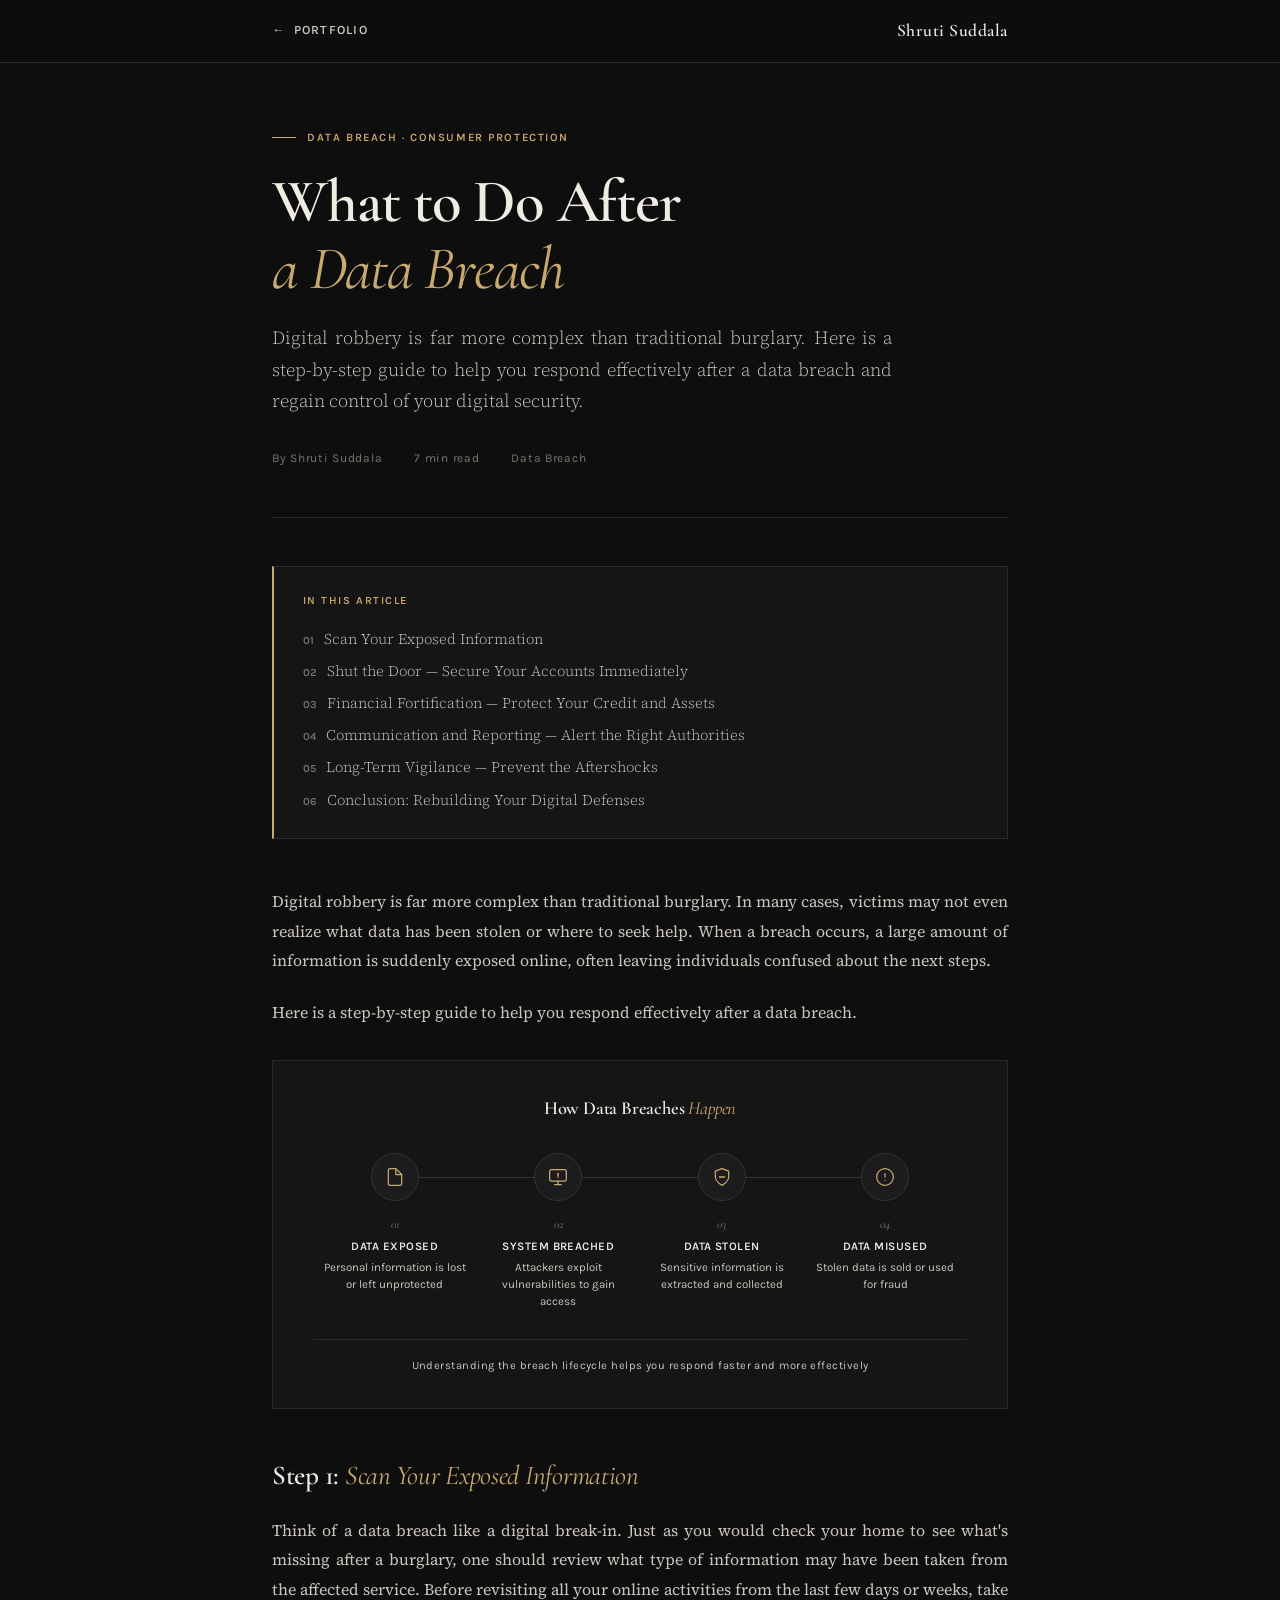
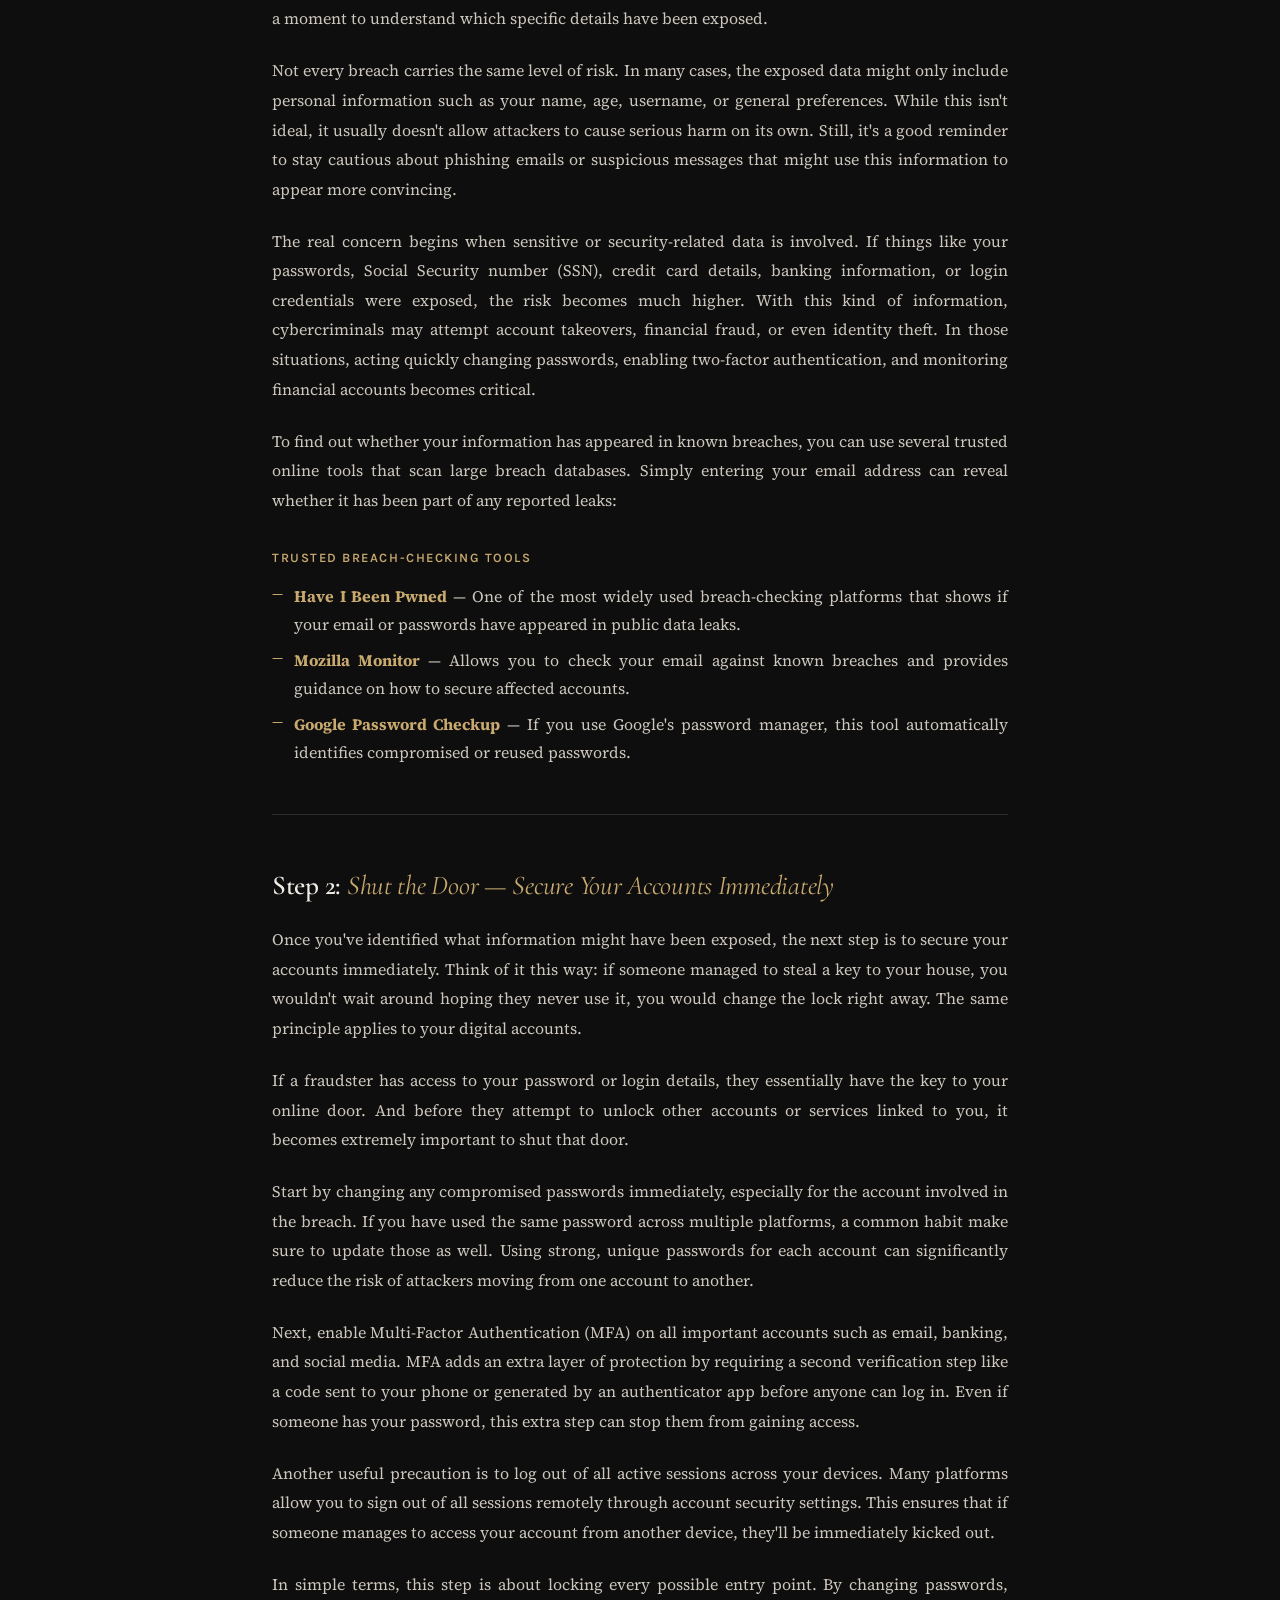
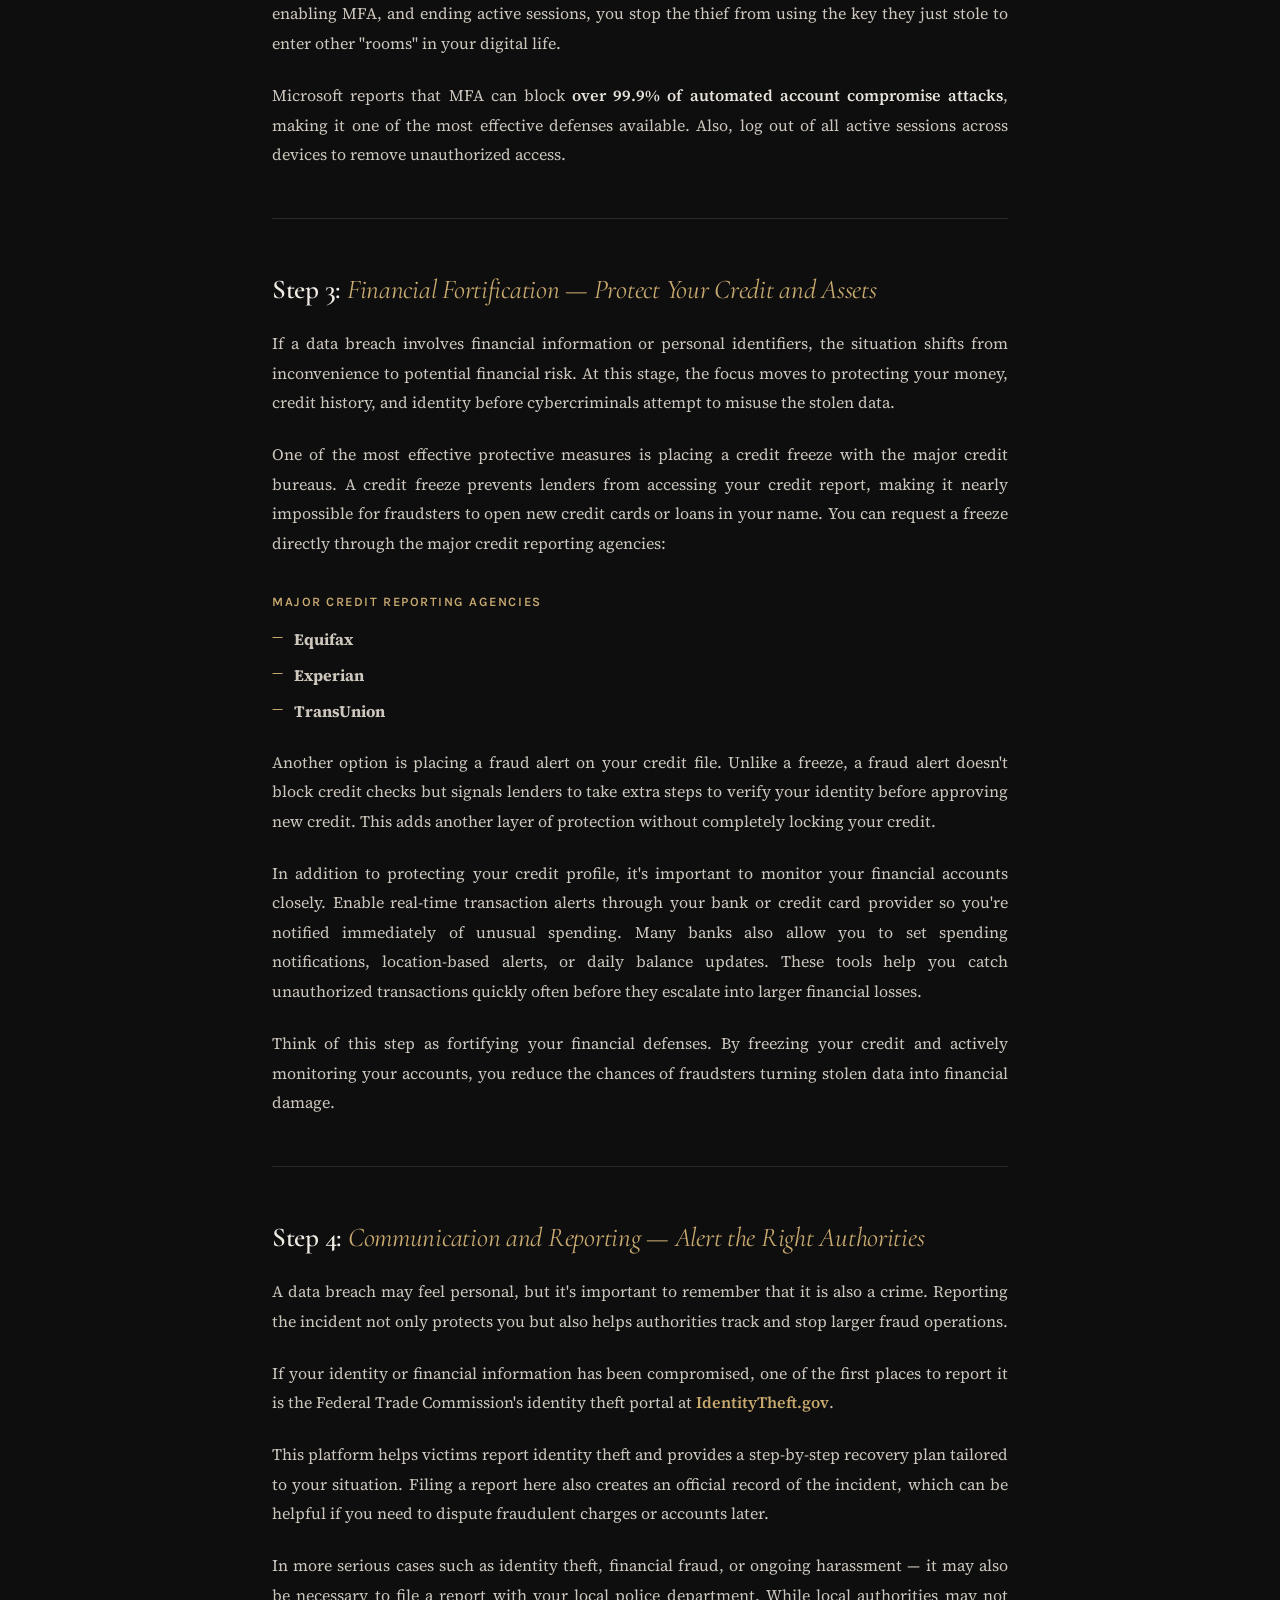
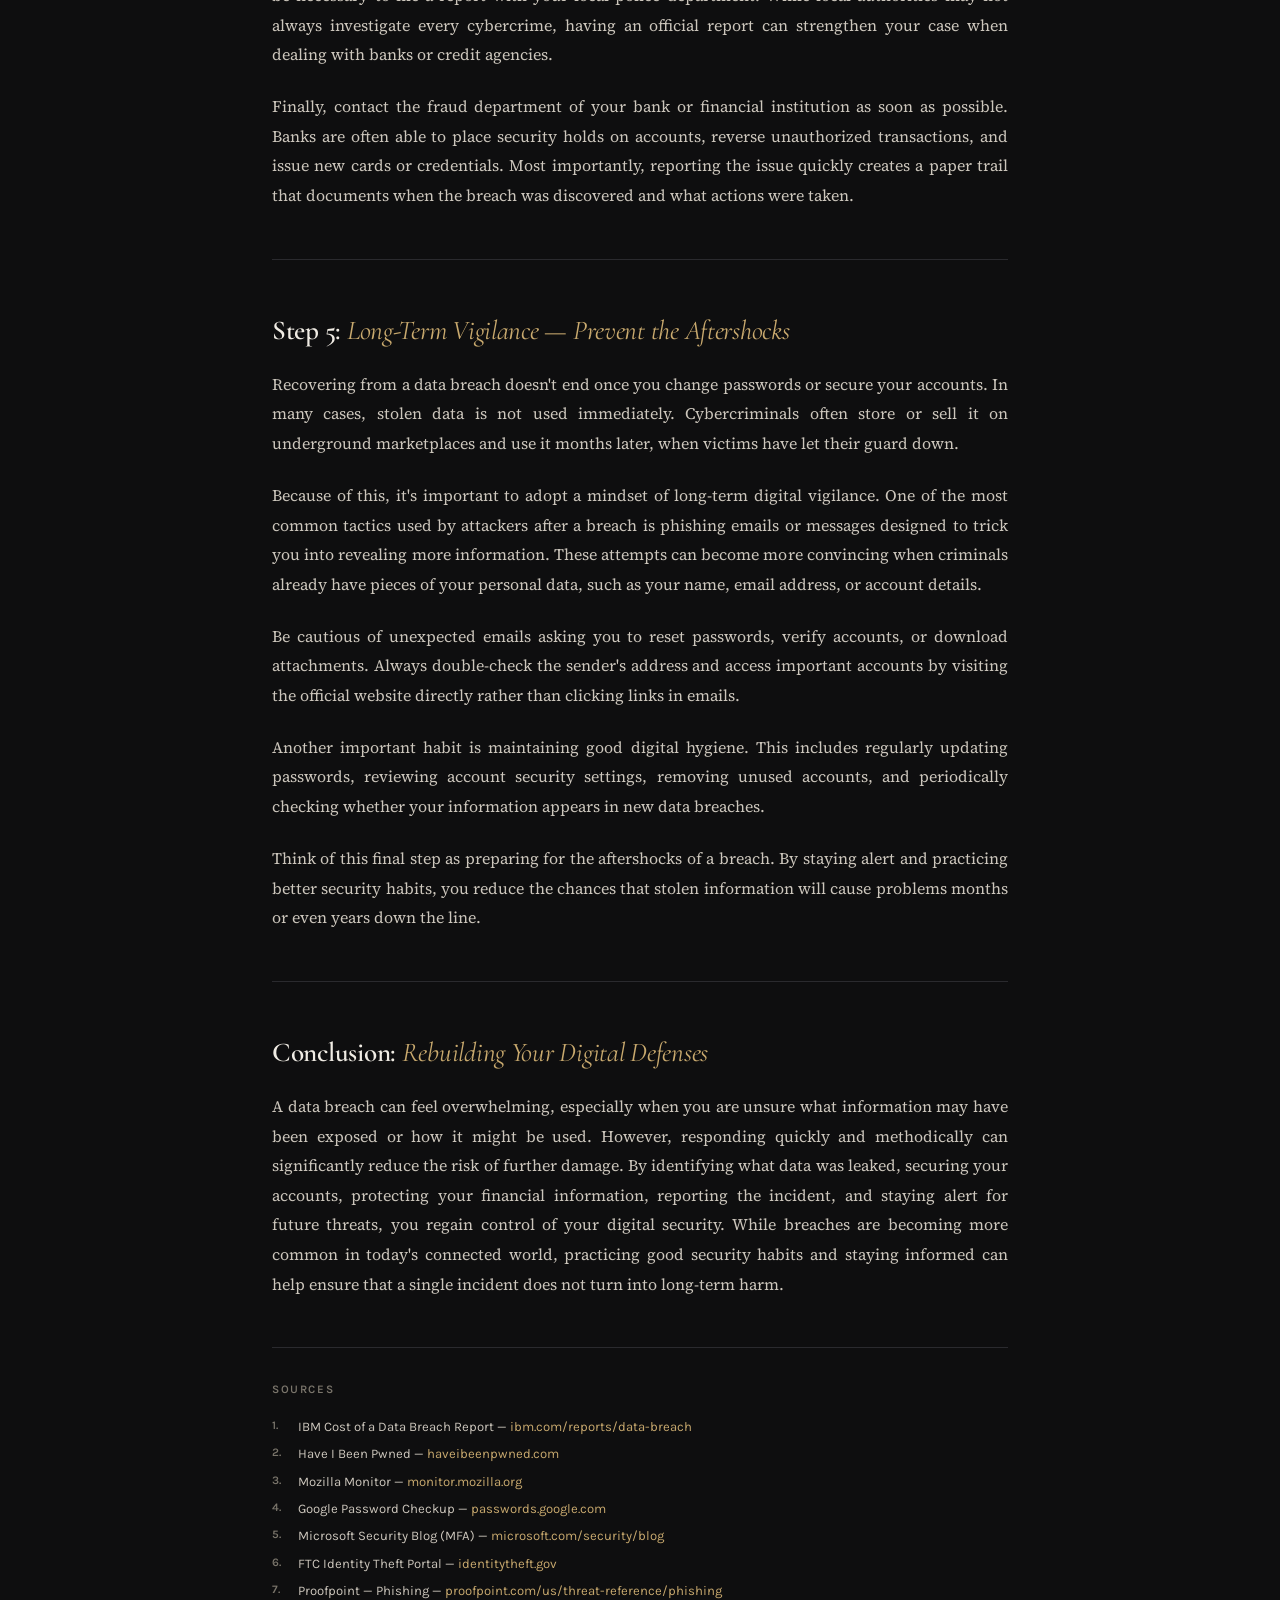
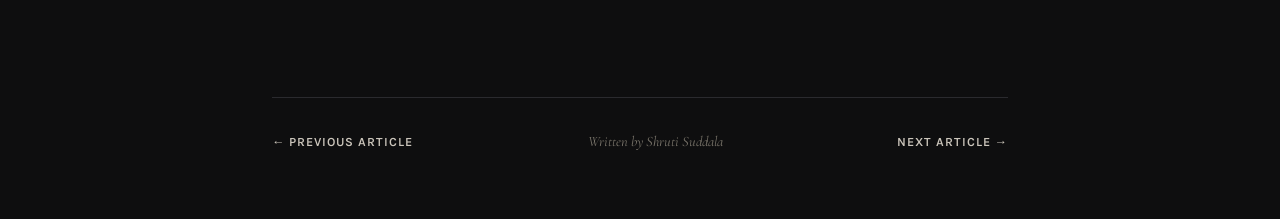
<file: articles/what-to-do-after-data-breach.html>
<!DOCTYPE html>
<html lang="en">
<head>
  <meta charset="UTF-8"/>
  <meta name="viewport" content="width=device-width, initial-scale=1.0"/>
  <title>What to Do After a Data Breach — Shruti Suddala</title>
  <meta name="description" content="Digital robbery is far more complex than traditional burglary. A step-by-step guide to help you respond effectively after a data breach and regain control of your digital security."/>
  <meta property="og:title" content="What to Do After a Data Breach — Shruti Suddala"/>
  <meta property="og:description" content="A step-by-step guide to help you respond effectively after a data breach and regain control of your digital security."/>
  <meta property="og:type" content="article"/>
  <meta property="og:url" content="https://shrutimsuddala.github.io/articles/what-to-do-after-data-breach.html"/>
  <meta name="twitter:card" content="summary"/>
  <link rel="icon" href="data:image/svg+xml,<svg xmlns='http://www.w3.org/2000/svg' viewBox='0 0 100 100'><text y='.9em' font-size='90'>S</text></svg>"/>
  <link href="https://fonts.googleapis.com/css2?family=Cormorant+Garamond:ital,wght@0,400;0,500;0,600;0,700;1,400;1,600&family=Source+Serif+4:ital,opsz,wght@0,8..60,300;0,8..60,400;0,8..60,600;1,8..60,300;1,8..60,400&family=Karla:wght@400;500;600&display=swap" rel="stylesheet" media="print" onload="this.media='all'"/>
  <link rel="stylesheet" href="../css/article.css"/>
</head>
<body>

<nav>
  <div class="nav-inner">
    <a href="../index.html" class="nav-back">Portfolio</a>
    <a href="../index.html" class="nav-logo">Shruti Suddala</a>
  </div>
</nav>

<div class="article-wrap">

  <header class="article-header">
    <div class="article-tag">Data Breach &middot; Consumer Protection</div>
    <h1 class="article-title">What to Do After<br><em>a Data Breach</em></h1>
    <p class="article-deck">
      Digital robbery is far more complex than traditional burglary. Here is a step-by-step
      guide to help you respond effectively after a data breach and regain control of your
      digital security.
    </p>
    <div class="article-meta">
      <span>By Shruti Suddala</span>
      <span>7 min read</span>
      <span>Data Breach</span>
    </div>
  </header>

  <div class="article-toc">
    <div class="article-toc-title">In This Article</div>
    <ol>
      <li><a href="#step-1">Scan Your Exposed Information</a></li>
      <li><a href="#step-2">Shut the Door — Secure Your Accounts Immediately</a></li>
      <li><a href="#step-3">Financial Fortification — Protect Your Credit and Assets</a></li>
      <li><a href="#step-4">Communication and Reporting — Alert the Right Authorities</a></li>
      <li><a href="#step-5">Long-Term Vigilance — Prevent the Aftershocks</a></li>
      <li><a href="#conclusion">Conclusion: Rebuilding Your Digital Defenses</a></li>
    </ol>
  </div>

  <div class="article-body">

    <p>
      Digital robbery is far more complex than traditional burglary. In many cases, victims may not even realize what data has been stolen or where to seek help. When a breach occurs, a large amount of information is suddenly exposed online, often leaving individuals confused about the next steps.
    </p>

    <p>
      Here is a step-by-step guide to help you respond effectively after a data breach.
    </p>

    <div class="info-flow">
      <div class="info-flow-title">How Data Breaches <em>Happen</em></div>
      <div class="flow-steps">
        <div class="flow-step">
          <div class="flow-icon">
            <svg viewBox="0 0 24 24"><path d="M13 2H6a2 2 0 0 0-2 2v16a2 2 0 0 0 2 2h12a2 2 0 0 0 2-2V9z"/><polyline points="13 2 13 9 20 9"/></svg>
          </div>
          <div class="flow-num">01</div>
          <div class="flow-label">Data Exposed</div>
          <div class="flow-desc">Personal information is lost or left unprotected</div>
        </div>
        <div class="flow-step">
          <div class="flow-icon">
            <svg viewBox="0 0 24 24"><rect x="2" y="3" width="20" height="14" rx="2" ry="2"/><line x1="8" y1="21" x2="16" y2="21"/><line x1="12" y1="17" x2="12" y2="21"/><path d="M12 8v2m0 2h.01" stroke-width="2"/></svg>
          </div>
          <div class="flow-num">02</div>
          <div class="flow-label">System Breached</div>
          <div class="flow-desc">Attackers exploit vulnerabilities to gain access</div>
        </div>
        <div class="flow-step">
          <div class="flow-icon">
            <svg viewBox="0 0 24 24"><path d="M12 22s8-4 8-10V5l-8-3-8 3v7c0 6 8 10 8 10z"/><line x1="9" y1="12" x2="15" y2="12" stroke-width="2"/></svg>
          </div>
          <div class="flow-num">03</div>
          <div class="flow-label">Data Stolen</div>
          <div class="flow-desc">Sensitive information is extracted and collected</div>
        </div>
        <div class="flow-step">
          <div class="flow-icon">
            <svg viewBox="0 0 24 24"><circle cx="12" cy="12" r="10"/><line x1="12" y1="8" x2="12" y2="12"/><line x1="12" y1="16" x2="12.01" y2="16"/></svg>
          </div>
          <div class="flow-num">04</div>
          <div class="flow-label">Data Misused</div>
          <div class="flow-desc">Stolen data is sold or used for fraud</div>
        </div>
      </div>
      <div class="info-flow-footer">Understanding the breach lifecycle helps you respond faster and more effectively</div>
    </div>

    <h2 id="step-1">Step 1: <em>Scan Your Exposed Information</em></h2>

    <p>
      Think of a data breach like a digital break-in. Just as you would check your home to see what's missing after a burglary, one should review what type of information may have been taken from the affected service. Before revisiting all your online activities from the last few days or weeks, take a moment to understand which specific details have been exposed.
    </p>

    <p>
      Not every breach carries the same level of risk. In many cases, the exposed data might only include personal information such as your name, age, username, or general preferences. While this isn't ideal, it usually doesn't allow attackers to cause serious harm on its own. Still, it's a good reminder to stay cautious about phishing emails or suspicious messages that might use this information to appear more convincing.
    </p>

    <p>
      The real concern begins when sensitive or security-related data is involved. If things like your passwords, Social Security number (SSN), credit card details, banking information, or login credentials were exposed, the risk becomes much higher. With this kind of information, cybercriminals may attempt account takeovers, financial fraud, or even identity theft. In those situations, acting quickly changing passwords, enabling two-factor authentication, and monitoring financial accounts becomes critical.
    </p>

    <p>
      To find out whether your information has appeared in known breaches, you can use several trusted online tools that scan large breach databases. Simply entering your email address can reveal whether it has been part of any reported leaks:
    </p>

    <h3>Trusted Breach-Checking Tools</h3>

    <ul>
      <li><strong><a href="https://haveibeenpwned.com/" target="_blank" rel="noopener">Have I Been Pwned</a></strong> &mdash; One of the most widely used breach-checking platforms that shows if your email or passwords have appeared in public data leaks.</li>
      <li><strong><a href="https://monitor.mozilla.org/" target="_blank" rel="noopener">Mozilla Monitor</a></strong> &mdash; Allows you to check your email against known breaches and provides guidance on how to secure affected accounts.</li>
      <li><strong><a href="https://passwords.google.com/" target="_blank" rel="noopener">Google Password Checkup</a></strong> &mdash; If you use Google's password manager, this tool automatically identifies compromised or reused passwords.</li>
    </ul>

    <hr class="article-divider"/>

    <h2 id="step-2">Step 2: <em>Shut the Door &mdash; Secure Your Accounts Immediately</em></h2>

    <p>
      Once you've identified what information might have been exposed, the next step is to secure your accounts immediately. Think of it this way: if someone managed to steal a key to your house, you wouldn't wait around hoping they never use it, you would change the lock right away. The same principle applies to your digital accounts.
    </p>

    <p>
      If a fraudster has access to your password or login details, they essentially have the key to your online door. And before they attempt to unlock other accounts or services linked to you, it becomes extremely important to shut that door.
    </p>

    <p>
      Start by changing any compromised passwords immediately, especially for the account involved in the breach. If you have used the same password across multiple platforms, a common habit make sure to update those as well. Using strong, unique passwords for each account can significantly reduce the risk of attackers moving from one account to another.
    </p>

    <p>
      Next, enable Multi-Factor Authentication (MFA) on all important accounts such as email, banking, and social media. MFA adds an extra layer of protection by requiring a second verification step like a code sent to your phone or generated by an authenticator app before anyone can log in. Even if someone has your password, this extra step can stop them from gaining access.
    </p>

    <p>
      Another useful precaution is to log out of all active sessions across your devices. Many platforms allow you to sign out of all sessions remotely through account security settings. This ensures that if someone manages to access your account from another device, they'll be immediately kicked out.
    </p>

    <p>
      In simple terms, this step is about locking every possible entry point. By changing passwords, enabling MFA, and ending active sessions, you stop the thief from using the key they just stole to enter other "rooms" in your digital life.
    </p>

    <p>
      Microsoft reports that MFA can block <strong>over 99.9% of automated account compromise attacks</strong>, making it one of the most effective defenses available. Also, log out of all active sessions across devices to remove unauthorized access.
    </p>

    <hr class="article-divider"/>

    <h2 id="step-3">Step 3: <em>Financial Fortification &mdash; Protect Your Credit and Assets</em></h2>

    <p>
      If a data breach involves financial information or personal identifiers, the situation shifts from inconvenience to potential financial risk. At this stage, the focus moves to protecting your money, credit history, and identity before cybercriminals attempt to misuse the stolen data.
    </p>

    <p>
      One of the most effective protective measures is placing a credit freeze with the major credit bureaus. A credit freeze prevents lenders from accessing your credit report, making it nearly impossible for fraudsters to open new credit cards or loans in your name. You can request a freeze directly through the major credit reporting agencies:
    </p>

    <h3>Major Credit Reporting Agencies</h3>

    <ul>
      <li><strong>Equifax</strong></li>
      <li><strong>Experian</strong></li>
      <li><strong>TransUnion</strong></li>
    </ul>

    <p>
      Another option is placing a fraud alert on your credit file. Unlike a freeze, a fraud alert doesn't block credit checks but signals lenders to take extra steps to verify your identity before approving new credit. This adds another layer of protection without completely locking your credit.
    </p>

    <p>
      In addition to protecting your credit profile, it's important to monitor your financial accounts closely. Enable real-time transaction alerts through your bank or credit card provider so you're notified immediately of unusual spending. Many banks also allow you to set spending notifications, location-based alerts, or daily balance updates. These tools help you catch unauthorized transactions quickly often before they escalate into larger financial losses.
    </p>

    <p>
      Think of this step as fortifying your financial defenses. By freezing your credit and actively monitoring your accounts, you reduce the chances of fraudsters turning stolen data into financial damage.
    </p>

    <hr class="article-divider"/>

    <h2 id="step-4">Step 4: <em>Communication and Reporting &mdash; Alert the Right Authorities</em></h2>

    <p>
      A data breach may feel personal, but it's important to remember that it is also a crime. Reporting the incident not only protects you but also helps authorities track and stop larger fraud operations.
    </p>

    <p>
      If your identity or financial information has been compromised, one of the first places to report it is the Federal Trade Commission's identity theft portal at <strong><a href="https://www.identitytheft.gov/" target="_blank" rel="noopener">IdentityTheft.gov</a></strong>.
    </p>

    <p>
      This platform helps victims report identity theft and provides a step-by-step recovery plan tailored to your situation. Filing a report here also creates an official record of the incident, which can be helpful if you need to dispute fraudulent charges or accounts later.
    </p>

    <p>
      In more serious cases such as identity theft, financial fraud, or ongoing harassment &mdash; it may also be necessary to file a report with your local police department. While local authorities may not always investigate every cybercrime, having an official report can strengthen your case when dealing with banks or credit agencies.
    </p>

    <p>
      Finally, contact the fraud department of your bank or financial institution as soon as possible. Banks are often able to place security holds on accounts, reverse unauthorized transactions, and issue new cards or credentials. Most importantly, reporting the issue quickly creates a paper trail that documents when the breach was discovered and what actions were taken.
    </p>

    <hr class="article-divider"/>

    <h2 id="step-5">Step 5: <em>Long-Term Vigilance &mdash; Prevent the Aftershocks</em></h2>

    <p>
      Recovering from a data breach doesn't end once you change passwords or secure your accounts. In many cases, stolen data is not used immediately. Cybercriminals often store or sell it on underground marketplaces and use it months later, when victims have let their guard down.
    </p>

    <p>
      Because of this, it's important to adopt a mindset of long-term digital vigilance. One of the most common tactics used by attackers after a breach is phishing emails or messages designed to trick you into revealing more information. These attempts can become more convincing when criminals already have pieces of your personal data, such as your name, email address, or account details.
    </p>

    <p>
      Be cautious of unexpected emails asking you to reset passwords, verify accounts, or download attachments. Always double-check the sender's address and access important accounts by visiting the official website directly rather than clicking links in emails.
    </p>

    <p>
      Another important habit is maintaining good digital hygiene. This includes regularly updating passwords, reviewing account security settings, removing unused accounts, and periodically checking whether your information appears in new data breaches.
    </p>

    <p>
      Think of this final step as preparing for the aftershocks of a breach. By staying alert and practicing better security habits, you reduce the chances that stolen information will cause problems months or even years down the line.
    </p>

    <hr class="article-divider"/>

    <h2 id="conclusion">Conclusion: <em>Rebuilding Your Digital Defenses</em></h2>

    <p>
      A data breach can feel overwhelming, especially when you are unsure what information may have been exposed or how it might be used. However, responding quickly and methodically can significantly reduce the risk of further damage. By identifying what data was leaked, securing your accounts, protecting your financial information, reporting the incident, and staying alert for future threats, you regain control of your digital security. While breaches are becoming more common in today's connected world, practicing good security habits and staying informed can help ensure that a single incident does not turn into long-term harm.
    </p>

    <div class="article-sources">
      <div class="article-sources-title">Sources</div>
      <ol>
        <li>IBM Cost of a Data Breach Report &mdash; <a href="https://www.ibm.com/reports/data-breach" target="_blank" rel="noopener">ibm.com/reports/data-breach</a></li>
        <li>Have I Been Pwned &mdash; <a href="https://haveibeenpwned.com/" target="_blank" rel="noopener">haveibeenpwned.com</a></li>
        <li>Mozilla Monitor &mdash; <a href="https://monitor.mozilla.org/" target="_blank" rel="noopener">monitor.mozilla.org</a></li>
        <li>Google Password Checkup &mdash; <a href="https://passwords.google.com/" target="_blank" rel="noopener">passwords.google.com</a></li>
        <li>Microsoft Security Blog (MFA) &mdash; <a href="https://www.microsoft.com/security/blog/" target="_blank" rel="noopener">microsoft.com/security/blog</a></li>
        <li>FTC Identity Theft Portal &mdash; <a href="https://www.identitytheft.gov/" target="_blank" rel="noopener">identitytheft.gov</a></li>
        <li>Proofpoint &mdash; Phishing &mdash; <a href="https://www.proofpoint.com/us/threat-reference/phishing" target="_blank" rel="noopener">proofpoint.com/us/threat-reference/phishing</a></li>
      </ol>
    </div>

  </div>

  <div class="article-footer">
    <a href="social-engineering-attacks-2026.html" class="footer-link">&larr; Previous Article</a>
    <span class="footer-author">Written by Shruti Suddala</span>
    <a href="why-data-privacy-laws-matter.html" class="footer-link">Next Article &rarr;</a>
  </div>

</div>
</body>
</html>
</file>
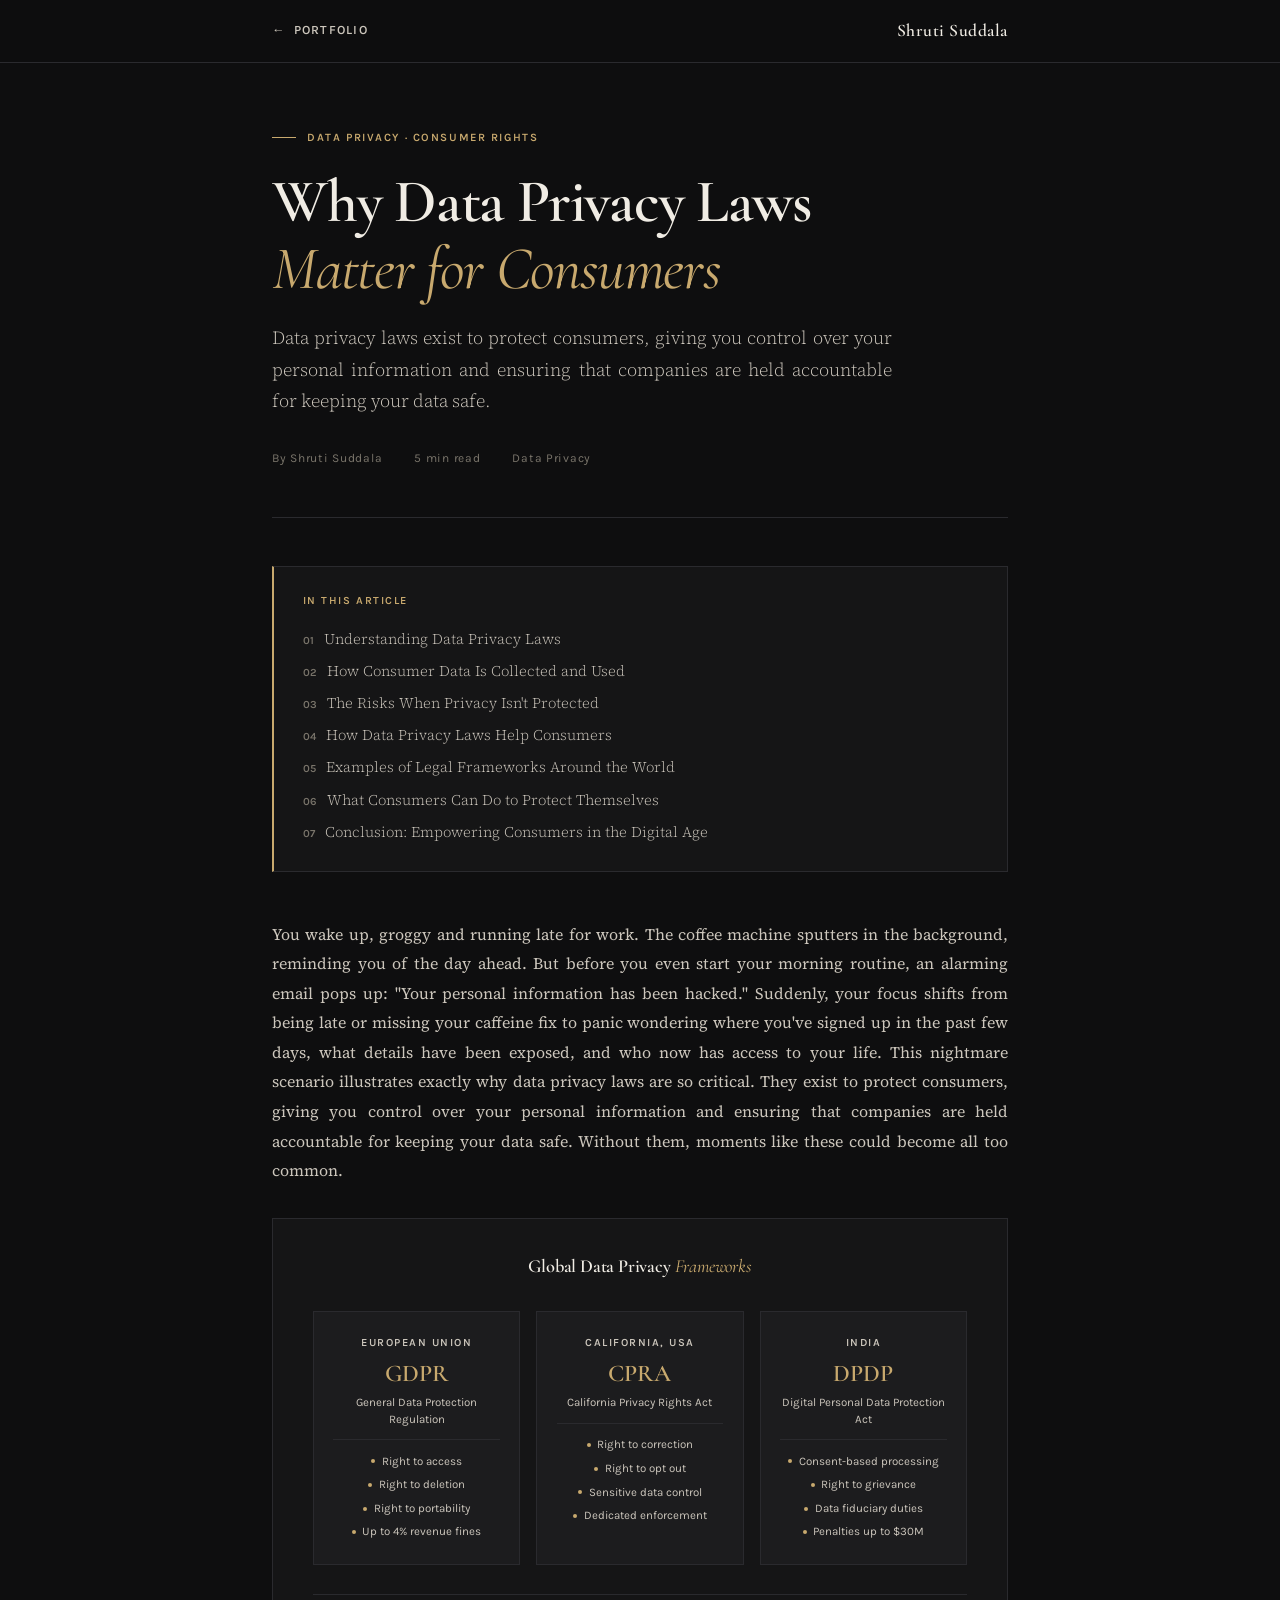
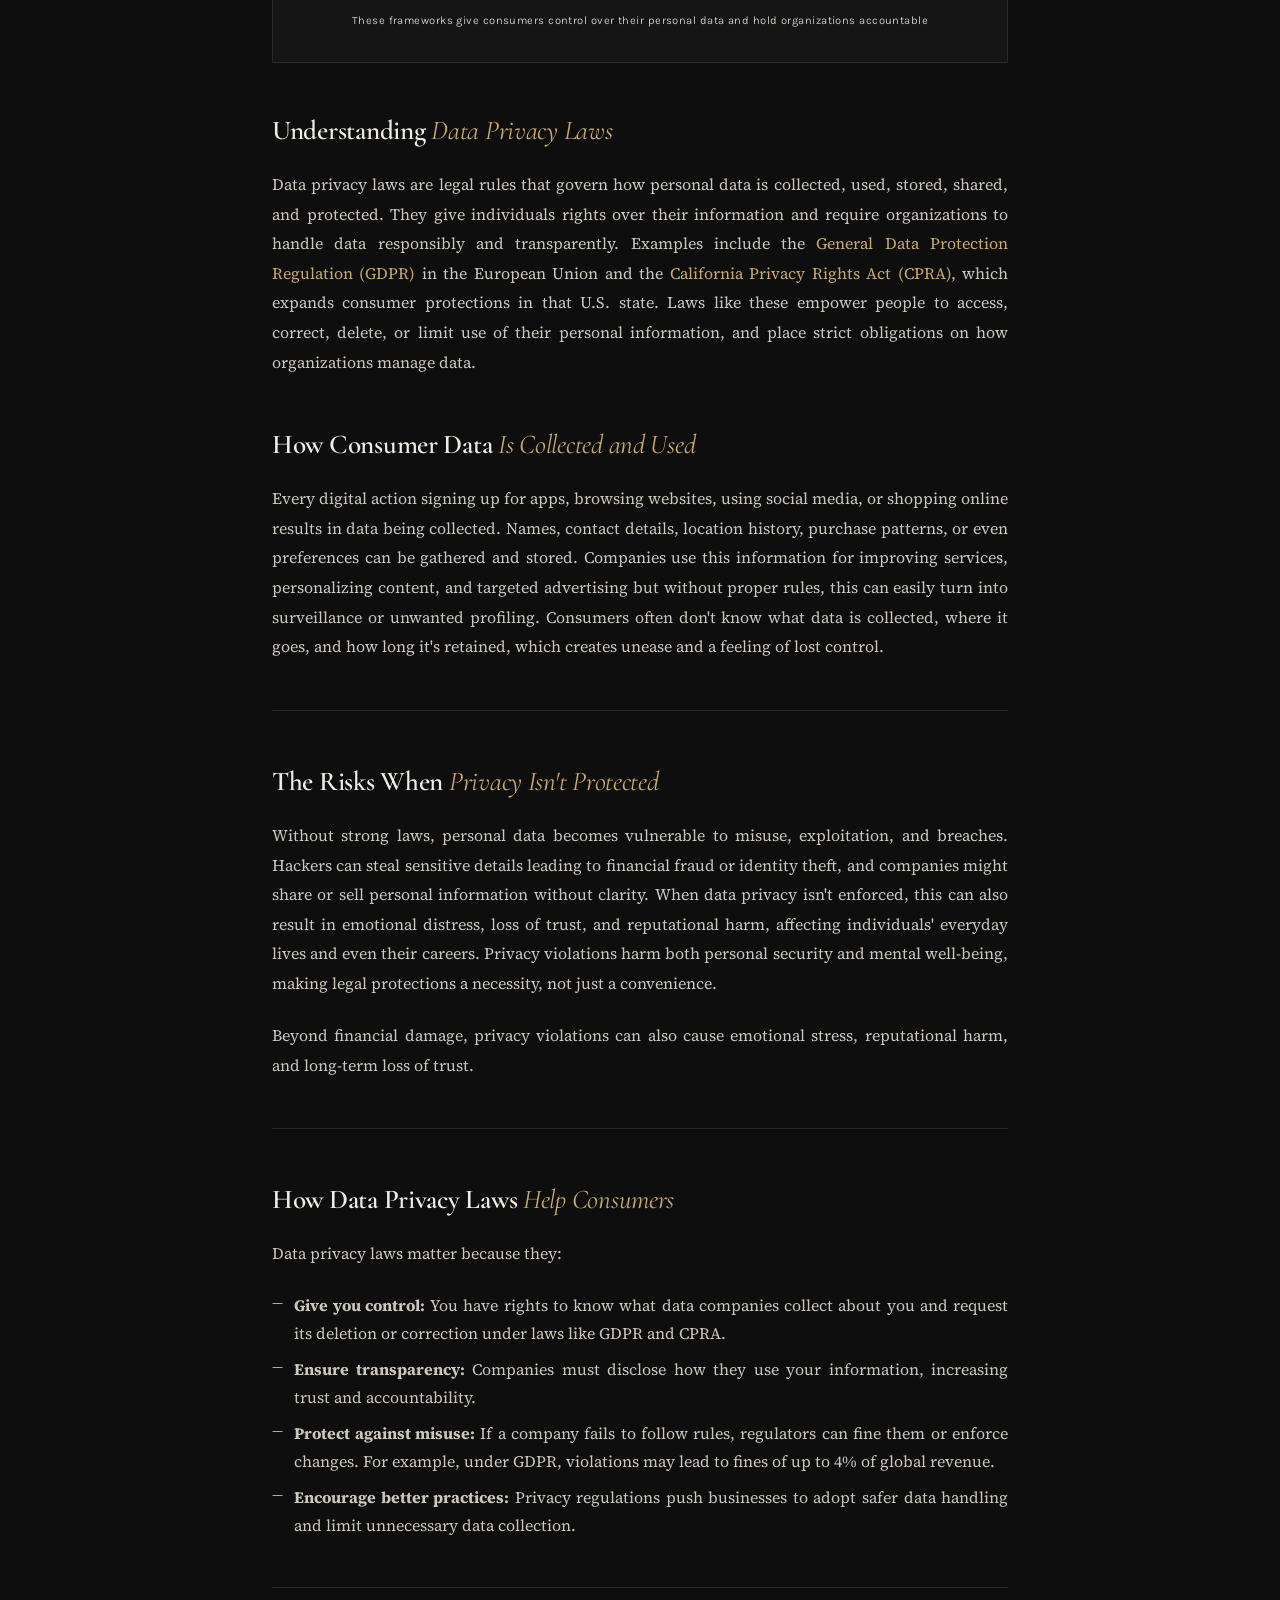
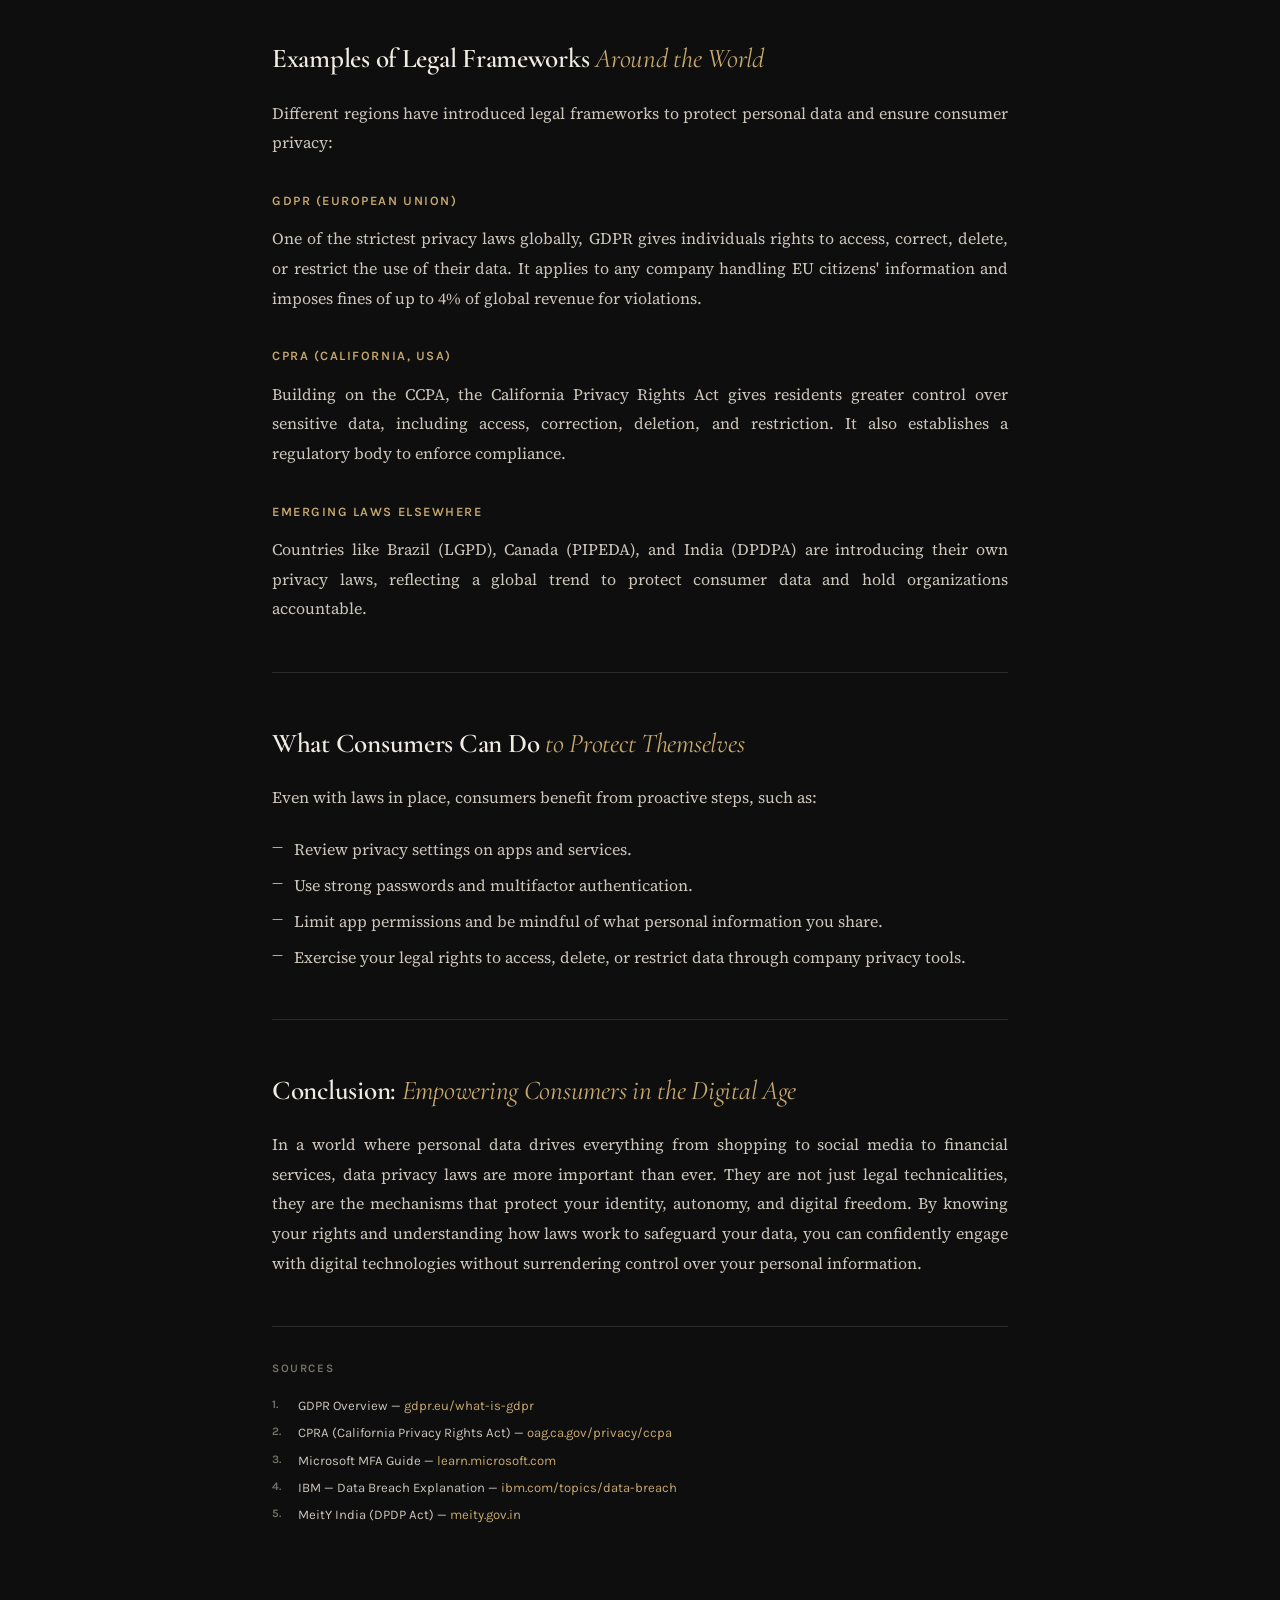
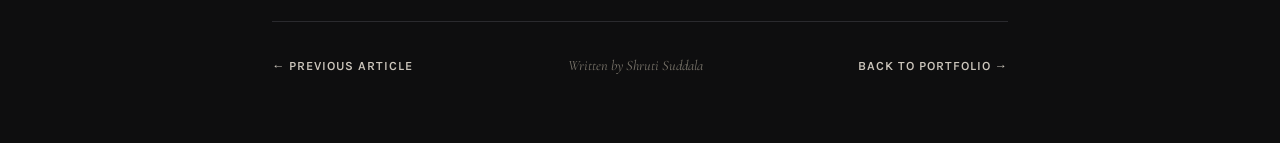
<file: articles/why-data-privacy-laws-matter.html>
<!DOCTYPE html>
<html lang="en">
<head>
  <meta charset="UTF-8"/>
  <meta name="viewport" content="width=device-width, initial-scale=1.0"/>
  <title>Why Data Privacy Laws Matter for Consumers — Shruti Suddala</title>
  <meta name="description" content="Data privacy laws exist to protect consumers, giving you control over your personal information and ensuring that companies are held accountable for keeping your data safe."/>
  <meta property="og:title" content="Why Data Privacy Laws Matter for Consumers — Shruti Suddala"/>
  <meta property="og:description" content="Data privacy laws give you control over your personal information and hold companies accountable for keeping your data safe."/>
  <meta property="og:type" content="article"/>
  <meta property="og:url" content="https://shrutimsuddala.github.io/articles/why-data-privacy-laws-matter.html"/>
  <meta name="twitter:card" content="summary"/>
  <link rel="icon" href="data:image/svg+xml,<svg xmlns='http://www.w3.org/2000/svg' viewBox='0 0 100 100'><text y='.9em' font-size='90'>S</text></svg>"/>
  <link href="https://fonts.googleapis.com/css2?family=Cormorant+Garamond:ital,wght@0,400;0,500;0,600;0,700;1,400;1,600&family=Source+Serif+4:ital,opsz,wght@0,8..60,300;0,8..60,400;0,8..60,600;1,8..60,300;1,8..60,400&family=Karla:wght@400;500;600&display=swap" rel="stylesheet" media="print" onload="this.media='all'"/>
  <link rel="stylesheet" href="../css/article.css"/>
</head>
<body>

<nav>
  <div class="nav-inner">
    <a href="../index.html" class="nav-back">Portfolio</a>
    <a href="../index.html" class="nav-logo">Shruti Suddala</a>
  </div>
</nav>

<div class="article-wrap">

  <header class="article-header">
    <div class="article-tag">Data Privacy &middot; Consumer Rights</div>
    <h1 class="article-title">Why Data Privacy Laws<br><em>Matter for Consumers</em></h1>
    <p class="article-deck">
      Data privacy laws exist to protect consumers, giving you control over your personal
      information and ensuring that companies are held accountable for keeping your data safe.
    </p>
    <div class="article-meta">
      <span>By Shruti Suddala</span>
      <span>5 min read</span>
      <span>Data Privacy</span>
    </div>
  </header>

  <div class="article-toc">
    <div class="article-toc-title">In This Article</div>
    <ol>
      <li><a href="#understanding">Understanding Data Privacy Laws</a></li>
      <li><a href="#how-collected">How Consumer Data Is Collected and Used</a></li>
      <li><a href="#risks">The Risks When Privacy Isn't Protected</a></li>
      <li><a href="#how-they-help">How Data Privacy Laws Help Consumers</a></li>
      <li><a href="#legal-frameworks">Examples of Legal Frameworks Around the World</a></li>
      <li><a href="#what-consumers-can-do">What Consumers Can Do to Protect Themselves</a></li>
      <li><a href="#conclusion">Conclusion: Empowering Consumers in the Digital Age</a></li>
    </ol>
  </div>

  <div class="article-body">

    <p>
      You wake up, groggy and running late for work. The coffee machine sputters in the background, reminding you of the day ahead. But before you even start your morning routine, an alarming email pops up: "Your personal information has been hacked." Suddenly, your focus shifts from being late or missing your caffeine fix to panic wondering where you've signed up in the past few days, what details have been exposed, and who now has access to your life. This nightmare scenario illustrates exactly why data privacy laws are so critical. They exist to protect consumers, giving you control over your personal information and ensuring that companies are held accountable for keeping your data safe. Without them, moments like these could become all too common.
    </p>

    <div class="info-privacy">
      <div class="info-privacy-title">Global Data Privacy <em>Frameworks</em></div>
      <div class="privacy-cards">
        <div class="privacy-card">
          <div class="privacy-card-region">European Union</div>
          <div class="privacy-card-name">GDPR</div>
          <div class="privacy-card-full">General Data Protection Regulation</div>
          <div class="privacy-card-rights">
            <span class="privacy-card-right">Right to access</span>
            <span class="privacy-card-right">Right to deletion</span>
            <span class="privacy-card-right">Right to portability</span>
            <span class="privacy-card-right">Up to 4% revenue fines</span>
          </div>
        </div>
        <div class="privacy-card">
          <div class="privacy-card-region">California, USA</div>
          <div class="privacy-card-name">CPRA</div>
          <div class="privacy-card-full">California Privacy Rights Act</div>
          <div class="privacy-card-rights">
            <span class="privacy-card-right">Right to correction</span>
            <span class="privacy-card-right">Right to opt out</span>
            <span class="privacy-card-right">Sensitive data control</span>
            <span class="privacy-card-right">Dedicated enforcement</span>
          </div>
        </div>
        <div class="privacy-card">
          <div class="privacy-card-region">India</div>
          <div class="privacy-card-name">DPDP</div>
          <div class="privacy-card-full">Digital Personal Data Protection Act</div>
          <div class="privacy-card-rights">
            <span class="privacy-card-right">Consent-based processing</span>
            <span class="privacy-card-right">Right to grievance</span>
            <span class="privacy-card-right">Data fiduciary duties</span>
            <span class="privacy-card-right">Penalties up to $30M</span>
          </div>
        </div>
      </div>
      <div class="info-privacy-footer">These frameworks give consumers control over their personal data and hold organizations accountable</div>
    </div>

    <h2 id="understanding">Understanding <em>Data Privacy Laws</em></h2>

    <p>
      Data privacy laws are legal rules that govern how personal data is collected, used, stored, shared, and protected. They give individuals rights over their information and require organizations to handle data responsibly and transparently. Examples include the <a href="https://gdpr.eu/what-is-gdpr/" target="_blank" rel="noopener">General Data Protection Regulation (GDPR)</a> in the European Union and the <a href="https://oag.ca.gov/privacy/ccpa" target="_blank" rel="noopener">California Privacy Rights Act (CPRA)</a>, which expands consumer protections in that U.S. state. Laws like these empower people to access, correct, delete, or limit use of their personal information, and place strict obligations on how organizations manage data.
    </p>

    <h2 id="how-collected">How Consumer Data <em>Is Collected and Used</em></h2>

    <p>
      Every digital action signing up for apps, browsing websites, using social media, or shopping online results in data being collected. Names, contact details, location history, purchase patterns, or even preferences can be gathered and stored. Companies use this information for improving services, personalizing content, and targeted advertising but without proper rules, this can easily turn into surveillance or unwanted profiling. Consumers often don't know what data is collected, where it goes, and how long it's retained, which creates unease and a feeling of lost control.
    </p>

    <hr class="article-divider"/>

    <h2 id="risks">The Risks When <em>Privacy Isn't Protected</em></h2>

    <p>
      Without strong laws, personal data becomes vulnerable to misuse, exploitation, and breaches. Hackers can steal sensitive details leading to financial fraud or identity theft, and companies might share or sell personal information without clarity. When data privacy isn't enforced, this can also result in emotional distress, loss of trust, and reputational harm, affecting individuals' everyday lives and even their careers. Privacy violations harm both personal security and mental well-being, making legal protections a necessity, not just a convenience.
    </p>

    <p>
      Beyond financial damage, privacy violations can also cause emotional stress, reputational harm, and long-term loss of trust.
    </p>

    <hr class="article-divider"/>

    <h2 id="how-they-help">How Data Privacy Laws <em>Help Consumers</em></h2>

    <p>
      Data privacy laws matter because they:
    </p>

    <ul>
      <li><strong>Give you control:</strong> You have rights to know what data companies collect about you and request its deletion or correction under laws like GDPR and CPRA.</li>
      <li><strong>Ensure transparency:</strong> Companies must disclose how they use your information, increasing trust and accountability.</li>
      <li><strong>Protect against misuse:</strong> If a company fails to follow rules, regulators can fine them or enforce changes. For example, under GDPR, violations may lead to fines of up to 4% of global revenue.</li>
      <li><strong>Encourage better practices:</strong> Privacy regulations push businesses to adopt safer data handling and limit unnecessary data collection.</li>
    </ul>

    <hr class="article-divider"/>

    <h2 id="legal-frameworks">Examples of Legal Frameworks <em>Around the World</em></h2>

    <p>
      Different regions have introduced legal frameworks to protect personal data and ensure consumer privacy:
    </p>

    <h3>GDPR (European Union)</h3>
    <p>
      One of the strictest privacy laws globally, GDPR gives individuals rights to access, correct, delete, or restrict the use of their data. It applies to any company handling EU citizens' information and imposes fines of up to 4% of global revenue for violations.
    </p>

    <h3>CPRA (California, USA)</h3>
    <p>
      Building on the CCPA, the California Privacy Rights Act gives residents greater control over sensitive data, including access, correction, deletion, and restriction. It also establishes a regulatory body to enforce compliance.
    </p>

    <h3>Emerging Laws Elsewhere</h3>
    <p>
      Countries like Brazil (LGPD), Canada (PIPEDA), and India (DPDPA) are introducing their own privacy laws, reflecting a global trend to protect consumer data and hold organizations accountable.
    </p>

    <hr class="article-divider"/>

    <h2 id="what-consumers-can-do">What Consumers Can Do <em>to Protect Themselves</em></h2>

    <p>
      Even with laws in place, consumers benefit from proactive steps, such as:
    </p>

    <ul>
      <li>Review privacy settings on apps and services.</li>
      <li>Use strong passwords and multifactor authentication.</li>
      <li>Limit app permissions and be mindful of what personal information you share.</li>
      <li>Exercise your legal rights to access, delete, or restrict data through company privacy tools.</li>
    </ul>

    <hr class="article-divider"/>

    <h2 id="conclusion">Conclusion: <em>Empowering Consumers in the Digital Age</em></h2>

    <p>
      In a world where personal data drives everything from shopping to social media to financial services, data privacy laws are more important than ever. They are not just legal technicalities, they are the mechanisms that protect your identity, autonomy, and digital freedom. By knowing your rights and understanding how laws work to safeguard your data, you can confidently engage with digital technologies without surrendering control over your personal information.
    </p>

    <div class="article-sources">
      <div class="article-sources-title">Sources</div>
      <ol>
        <li>GDPR Overview &mdash; <a href="https://gdpr.eu/what-is-gdpr/" target="_blank" rel="noopener">gdpr.eu/what-is-gdpr</a></li>
        <li>CPRA (California Privacy Rights Act) &mdash; <a href="https://oag.ca.gov/privacy/ccpa" target="_blank" rel="noopener">oag.ca.gov/privacy/ccpa</a></li>
        <li>Microsoft MFA Guide &mdash; <a href="https://learn.microsoft.com/en-us/azure/active-directory/authentication/concept-mfa-howitworks" target="_blank" rel="noopener">learn.microsoft.com</a></li>
        <li>IBM &mdash; Data Breach Explanation &mdash; <a href="https://www.ibm.com/topics/data-breach" target="_blank" rel="noopener">ibm.com/topics/data-breach</a></li>
        <li>MeitY India (DPDP Act) &mdash; <a href="https://www.meity.gov.in/" target="_blank" rel="noopener">meity.gov.in</a></li>
      </ol>
    </div>

  </div>

  <div class="article-footer">
    <a href="what-to-do-after-data-breach.html" class="footer-link">&larr; Previous Article</a>
    <span class="footer-author">Written by Shruti Suddala</span>
    <a href="../index.html" class="footer-link">Back to Portfolio &rarr;</a>
  </div>

</div>
</body>
</html>
</file>
<file: css/article.css>
:root {
  --bg:       #0e0e0f;
  --surface:  #151516;
  --surface2: #1c1c1e;
  --rule:     #2a2a2e;
  --rule-lt:  #333338;
  --ink:      #e8e4dc;
  --ink-mid:  #ccc6bc;
  --ink-dim:  #7a756b;
  --white:    #f0ece4;
  --accent:   #c8a96e;
}
*, *::before, *::after { box-sizing: border-box; margin: 0; padding: 0; }
html { scroll-behavior: smooth; }
body {
  font-family: 'Source Serif 4', Georgia, serif;
  background: var(--bg); color: var(--ink);
  line-height: 1.7; -webkit-font-smoothing: antialiased;
}

/* NAV */
nav {
  position: fixed; top: 0; left: 0; right: 0; z-index: 100;
  background: rgba(14,14,15,0.94); backdrop-filter: blur(8px);
  border-bottom: 1px solid var(--rule);
}
.nav-inner {
  max-width: 800px; margin: 0 auto;
  display: flex; justify-content: space-between; align-items: center;
  padding: 1rem 2rem;
}
.nav-back {
  font-family: 'Karla', sans-serif;
  font-size: 0.78rem; font-weight: 600; letter-spacing: 0.1em;
  text-transform: uppercase; color: var(--ink-mid);
  text-decoration: none; display: flex; align-items: center; gap: 0.5rem;
  transition: color 0.2s;
}
.nav-back:hover { color: var(--accent); }
.nav-back::before { content: '\2190'; }
.nav-logo {
  font-family: 'Cormorant Garamond', serif;
  font-size: 1.1rem; font-weight: 600;
  color: var(--white); text-decoration: none; letter-spacing: 0.03em;
}

/* ARTICLE */
.article-wrap { max-width: 800px; margin: 0 auto; padding: 0 2rem; }

.article-header { padding: 8rem 0 3rem; border-bottom: 1px solid var(--rule); margin-bottom: 3rem; }
.article-tag {
  font-family: 'Karla', sans-serif;
  font-size: 0.7rem; font-weight: 600; letter-spacing: 0.14em;
  text-transform: uppercase; color: var(--accent);
  display: flex; align-items: center; gap: 0.7rem; margin-bottom: 1.4rem;
}
.article-tag::before { content: ''; display: block; width: 24px; height: 1px; background: var(--accent); }
.article-title {
  font-family: 'Cormorant Garamond', serif;
  font-size: clamp(2.2rem, 5vw, 3.8rem);
  font-weight: 600; line-height: 1.1; letter-spacing: -0.02em;
  color: var(--white); margin-bottom: 1.2rem;
}
.article-title em { font-style: italic; font-weight: 400; color: var(--accent); }
.article-deck {
  font-size: 1.15rem; color: var(--ink-mid); font-weight: 300;
  line-height: 1.7; max-width: 620px; margin-bottom: 2rem;
  text-align: justify;
}
.article-meta {
  display: flex; gap: 2rem; flex-wrap: wrap;
  font-family: 'Karla', sans-serif; font-size: 0.75rem;
  color: var(--ink-dim); letter-spacing: 0.06em;
}
.article-meta span { display: flex; align-items: center; gap: 0.4rem; }

/* TABLE OF CONTENTS */
.article-toc {
  background: var(--surface); border: 1px solid var(--rule);
  border-left: 2px solid var(--accent);
  padding: 1.6rem 1.8rem; margin-bottom: 3rem;
}
.article-toc-title {
  font-family: 'Karla', sans-serif;
  font-size: 0.68rem; font-weight: 600; letter-spacing: 0.14em;
  text-transform: uppercase; color: var(--accent); margin-bottom: 1rem;
}
.article-toc ol {
  list-style: none; padding: 0; margin: 0;
  display: flex; flex-direction: column; gap: 0.45rem;
  counter-reset: toc;
}
.article-toc li { counter-increment: toc; }
.article-toc li::before { content: none; }
.article-toc a {
  font-family: 'Source Serif 4', serif;
  font-size: 0.92rem; font-weight: 300; color: var(--ink-mid);
  text-decoration: none; display: flex; align-items: baseline; gap: 0.6rem;
  transition: color 0.2s; padding-left: 0;
}
.article-toc a::before {
  content: counter(toc, decimal-leading-zero);
  font-family: 'Karla', sans-serif; font-size: 0.68rem;
  font-weight: 600; color: var(--ink-dim); letter-spacing: 0.04em;
  flex-shrink: 0;
}
.article-toc a:hover { color: var(--accent); }
.article-toc a:hover::before { color: var(--accent); }

/* BODY */
.article-body { padding-bottom: 6rem; }
.article-body h2 {
  font-family: 'Cormorant Garamond', serif;
  font-size: 1.7rem; font-weight: 600; color: var(--white);
  margin: 2.8rem 0 1rem; letter-spacing: -0.01em;
  scroll-margin-top: 5rem;
}
.article-body h2 em { font-style: italic; font-weight: 400; color: var(--accent); }
.article-body h3 {
  font-family: 'Karla', sans-serif;
  font-size: 0.8rem; font-weight: 600; letter-spacing: 0.12em;
  text-transform: uppercase; color: var(--accent);
  margin: 2rem 0 0.8rem;
}
.article-body p {
  font-size: 1rem; color: var(--ink-mid); font-weight: 400;
  line-height: 1.85; margin-bottom: 1.4rem;
  text-align: justify;
}
.article-body p strong { font-weight: 600; color: var(--ink); }
.article-body ul, .article-body ol {
  margin: 0 0 1.4rem 0; padding-left: 0;
  display: flex; flex-direction: column; gap: 0.5rem;
}
.article-body li {
  font-size: 1rem; color: var(--ink-mid); font-weight: 400;
  line-height: 1.75; list-style: none;
  padding-left: 1.4rem; position: relative;
  text-align: justify;
}
.article-body li::before {
  content: '\2014'; position: absolute; left: 0;
  color: var(--accent); font-size: 0.85rem;
}
.article-body ol { counter-reset: item; }
.article-body ol li { counter-increment: item; }
.article-body ol li::before {
  content: counter(item) '.';
  font-family: 'Karla', sans-serif; font-size: 0.75rem;
  font-weight: 600; color: var(--accent);
}

blockquote {
  margin: 2.5rem 0; padding: 1.5rem 2rem;
  border-left: 2px solid var(--accent);
  background: var(--surface);
}
blockquote p {
  font-family: 'Cormorant Garamond', serif;
  font-size: 1.25rem; font-style: italic;
  color: var(--white) !important; margin: 0 !important;
  line-height: 1.6;
}

.article-divider {
  border: none; border-top: 1px solid var(--rule);
  margin: 3rem 0;
}

/* ARTICLE IMAGES */
.article-body .article-image {
  margin: 2rem 0; text-align: center;
}
.article-body .article-image img {
  max-width: 100%; height: auto;
  border: 1px solid var(--rule); border-radius: 2px;
}
.article-body .article-image figcaption {
  font-family: 'Karla', sans-serif;
  font-size: 0.72rem; color: var(--ink-dim);
  letter-spacing: 0.04em; margin-top: 0.6rem;
  text-align: center; font-style: italic;
}

/* HYPERLINKS */
.article-body a {
  color: var(--accent); text-decoration: none;
  border-bottom: 1px solid transparent;
  transition: border-color 0.2s;
}
.article-body a:hover { border-bottom-color: var(--accent); }

/* SOURCES */
.article-sources {
  margin-top: 3rem; padding-top: 2rem;
  border-top: 1px solid var(--rule);
}
.article-sources-title {
  font-family: 'Karla', sans-serif;
  font-size: 0.72rem; font-weight: 600; letter-spacing: 0.14em;
  text-transform: uppercase; color: var(--ink-dim); margin-bottom: 1rem;
}
.article-body .article-sources ol {
  list-style: none; padding: 0; margin: 0;
  display: flex; flex-direction: column; gap: 0.4rem;
  counter-reset: source;
}
.article-body .article-sources ol li {
  counter-increment: source;
  font-family: 'Karla', sans-serif;
  font-size: 0.82rem; color: var(--ink-mid);
  padding-left: 1.6rem; position: relative; line-height: 1.6;
}
.article-body .article-sources ol li::before {
  content: counter(source) '.';
  position: absolute; left: 0;
  font-weight: 600; color: var(--ink-dim); font-size: 0.72rem;
}
.article-sources a {
  color: var(--accent); text-decoration: none;
  border-bottom: 1px solid transparent;
  transition: border-color 0.2s; word-break: break-all;
}
.article-sources a:hover { border-bottom-color: var(--accent); }

/* KEY TAKEAWAYS BOX */
.takeaways {
  background: var(--surface); border: 1px solid var(--rule-lt);
  border-left: 2px solid var(--accent);
  padding: 1.6rem 1.8rem; margin: 2.5rem 0;
}
.takeaways-title {
  font-family: 'Karla', sans-serif;
  font-size: 0.68rem; font-weight: 600; letter-spacing: 0.14em;
  text-transform: uppercase; color: var(--accent); margin-bottom: 1rem;
}

/* ── INLINE INFOGRAPHICS ── */
.info-stats, .info-flow, .info-privacy {
  background: var(--surface); border: 1px solid var(--rule);
  padding: 2rem 2.5rem; margin: 2rem 0;
}
.info-stats-title, .info-flow-title, .info-privacy-title {
  font-family: 'Cormorant Garamond', serif;
  font-size: 1.15rem; font-weight: 600; color: var(--white);
  text-align: center; letter-spacing: -0.01em; margin-bottom: 1.8rem;
}
.info-stats-title em, .info-flow-title em, .info-privacy-title em {
  font-style: italic; font-weight: 400; color: var(--accent);
}
.info-stats-title { margin-bottom: 0; }
.info-stats { display: flex; flex-direction: column; gap: 1.8rem; }

/* Stat bars */
.stat-bar-group { display: flex; flex-direction: column; gap: 1.2rem; }
.stat-bar-item { display: flex; flex-direction: column; gap: 0.35rem; }
.stat-bar-header { display: flex; justify-content: space-between; align-items: baseline; }
.stat-bar-label { font-family: 'Karla', sans-serif; font-size: 0.78rem; font-weight: 500; color: var(--ink-mid); letter-spacing: 0.02em; }
.stat-bar-value { font-family: 'Cormorant Garamond', serif; font-size: 1.4rem; font-weight: 600; color: var(--accent); }
.stat-bar-track { width: 100%; height: 6px; background: var(--surface2); border-radius: 3px; overflow: hidden; }
.stat-bar-fill { height: 100%; border-radius: 3px; background: linear-gradient(90deg, var(--accent-dk), var(--accent)); }
.stat-bar-source { font-family: 'Karla', sans-serif; font-size: 0.7rem; color: var(--ink-mid); letter-spacing: 0.03em; margin-top: -0.1rem; }

/* Flow steps */
.flow-steps { display: grid; grid-template-columns: repeat(4, 1fr); gap: 0; position: relative; }
.flow-step { display: flex; flex-direction: column; align-items: center; text-align: center; position: relative; padding: 0 0.5rem; }
.flow-step:not(:last-child)::after {
  content: ''; position: absolute; top: 24px; right: -2px;
  width: calc(100% - 48px); height: 1px; background: var(--rule-lt);
  left: calc(50% + 24px);
}
.flow-icon {
  width: 48px; height: 48px; border-radius: 50%;
  border: 1px solid var(--rule-lt); background: var(--surface2);
  display: flex; align-items: center; justify-content: center;
  margin-bottom: 0.8rem; position: relative; z-index: 1;
}
.flow-icon svg { width: 20px; height: 20px; stroke: var(--accent); fill: none; stroke-width: 1.5; stroke-linecap: round; stroke-linejoin: round; }
.flow-num { font-family: 'Cormorant Garamond', serif; font-size: 0.75rem; color: var(--ink-dim); font-style: italic; margin-bottom: 0.3rem; }
.flow-label { font-family: 'Karla', sans-serif; font-size: 0.72rem; font-weight: 600; color: var(--white); letter-spacing: 0.04em; text-transform: uppercase; margin-bottom: 0.3rem; line-height: 1.3; }
.flow-desc { font-family: 'Karla', sans-serif; font-size: 0.72rem; color: var(--ink-mid); line-height: 1.5; }

/* Privacy cards */
.privacy-cards { display: grid; grid-template-columns: repeat(3, 1fr); gap: 1rem; }
.privacy-card {
  background: var(--surface2); border: 1px solid var(--rule);
  padding: 1.4rem 1.2rem; text-align: center; transition: border-color 0.2s;
}
.privacy-card:hover { border-color: var(--accent); }
.privacy-card-region { font-family: 'Karla', sans-serif; font-size: 0.68rem; font-weight: 600; letter-spacing: 0.14em; text-transform: uppercase; color: var(--ink-mid); margin-bottom: 0.6rem; }
.privacy-card-name { font-family: 'Cormorant Garamond', serif; font-size: 1.5rem; font-weight: 600; color: var(--accent); margin-bottom: 0.5rem; line-height: 1; }
.privacy-card-full { font-family: 'Karla', sans-serif; font-size: 0.72rem; color: var(--ink-mid); margin-bottom: 0.8rem; line-height: 1.4; }
.privacy-card-rights { display: flex; flex-direction: column; gap: 0.25rem; border-top: 1px solid var(--rule); padding-top: 0.7rem; }
.privacy-card-right { font-family: 'Karla', sans-serif; font-size: 0.72rem; color: var(--ink-mid); display: flex; align-items: center; gap: 0.4rem; justify-content: center; }
.privacy-card-right::before { content: ''; width: 4px; height: 4px; border-radius: 50%; background: var(--accent); flex-shrink: 0; }

/* Infographic footers */
.info-stats-footer, .info-flow-footer, .info-privacy-footer {
  font-family: 'Karla', sans-serif; font-size: 0.7rem; color: var(--ink-mid);
  text-align: center; letter-spacing: 0.04em;
  border-top: 1px solid var(--rule); padding-top: 1rem; margin-top: 1.8rem;
}

/* FOOTER NAV */
.article-footer {
  border-top: 1px solid var(--rule);
  padding: 2rem 0 4rem;
  display: flex; justify-content: space-between; align-items: center;
  flex-wrap: wrap; gap: 1rem;
}
.footer-link {
  font-family: 'Karla', sans-serif;
  font-size: 0.78rem; font-weight: 600; letter-spacing: 0.08em;
  text-transform: uppercase; color: var(--ink-mid);
  text-decoration: none; transition: color 0.2s;
  display: flex; align-items: center; gap: 0.4rem;
}
.footer-link:hover { color: var(--accent); }
.footer-author {
  font-family: 'Cormorant Garamond', serif;
  font-size: 0.9rem; color: var(--ink-dim); font-style: italic;
}

@media (max-width: 768px) {
  .flow-steps { grid-template-columns: 1fr 1fr; gap: 1.5rem; }
  .flow-step:not(:last-child)::after { display: none; }
  .privacy-cards { grid-template-columns: 1fr; }
  .info-stats, .info-flow, .info-privacy { padding: 1.8rem 1.5rem; }
}
@media (max-width: 600px) {
  .nav-inner, .article-wrap { padding-left: 1.2rem; padding-right: 1.2rem; }
  .article-header { padding-top: 6rem; }
  .info-stats, .info-flow, .info-privacy { padding: 1.5rem 1.2rem; }
  .flow-steps { grid-template-columns: 1fr; gap: 1.5rem; }
  .flow-label { font-size: 0.78rem; }
  .flow-desc { font-size: 0.75rem; }
  .privacy-card-region { font-size: 0.72rem; }
  .stat-bar-label { font-size: 0.82rem; }
  .article-toc { padding: 1.2rem 1.4rem; }
}
</file>
